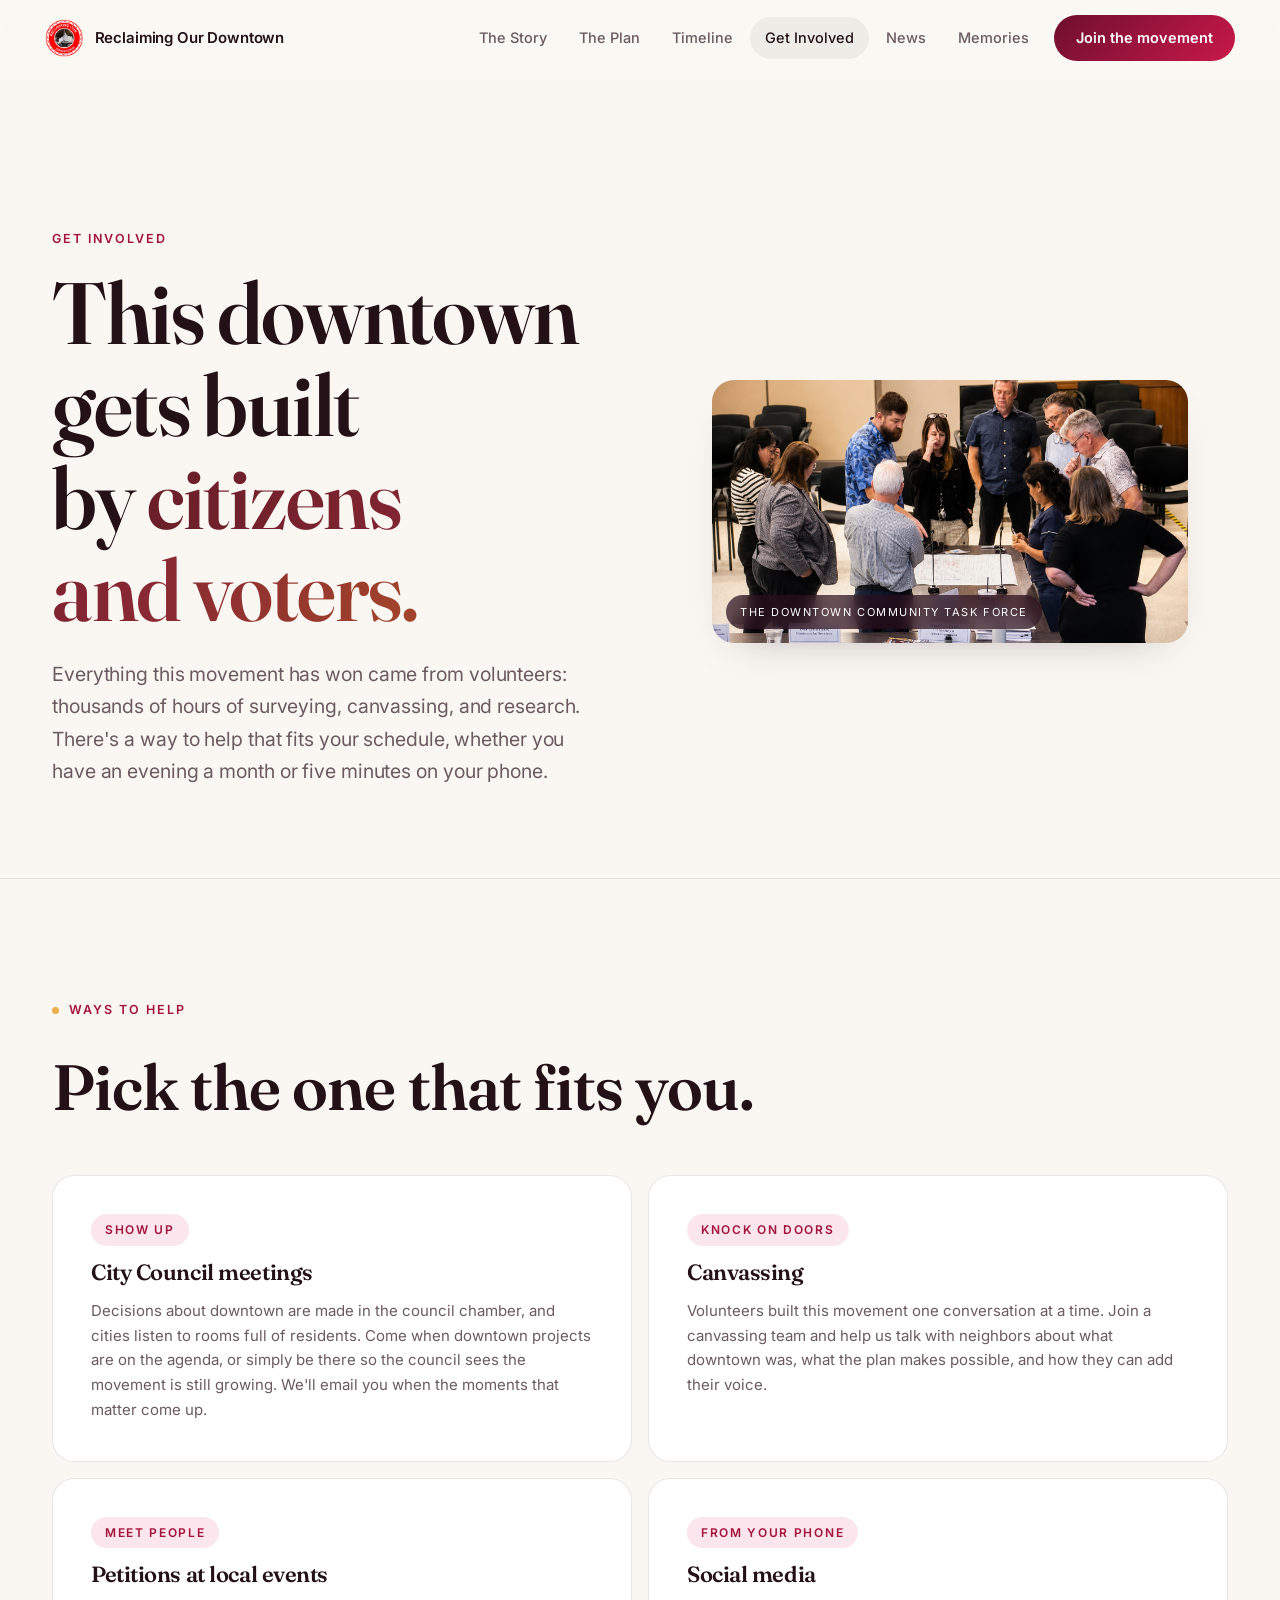
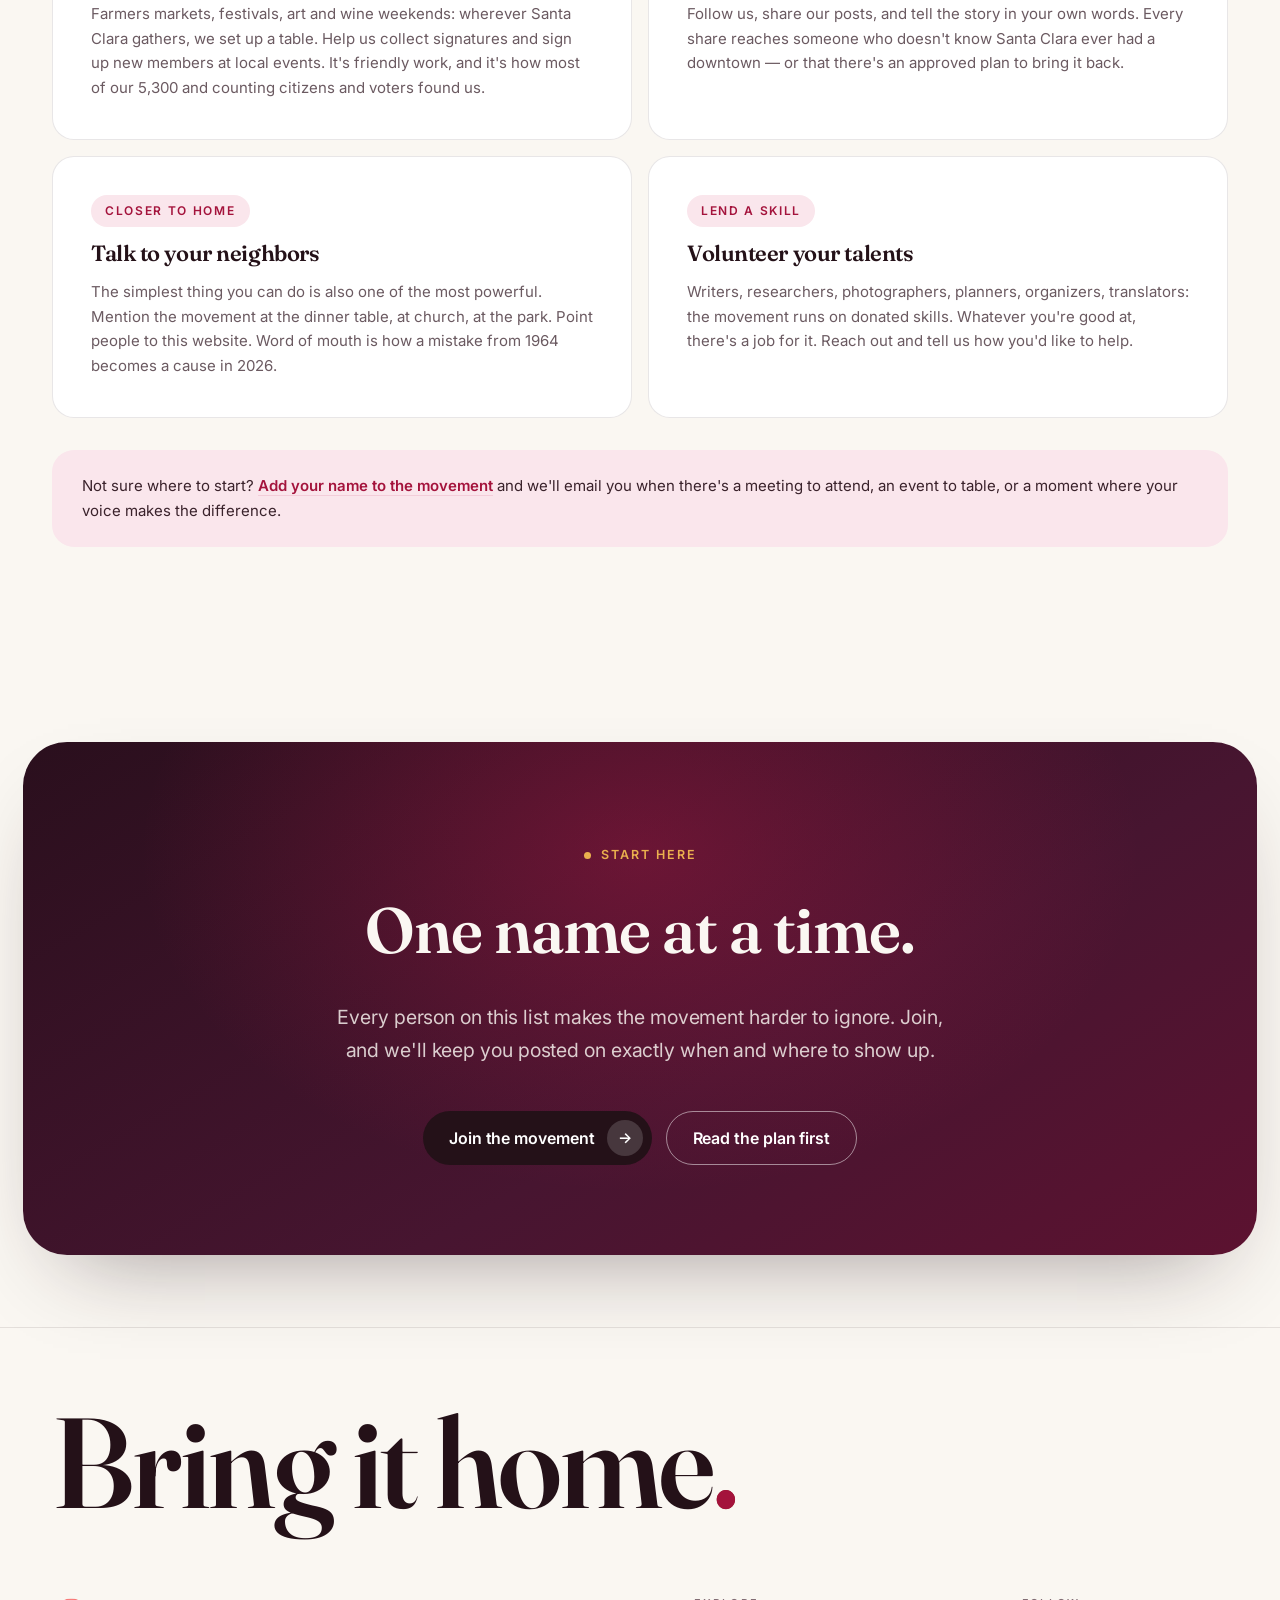
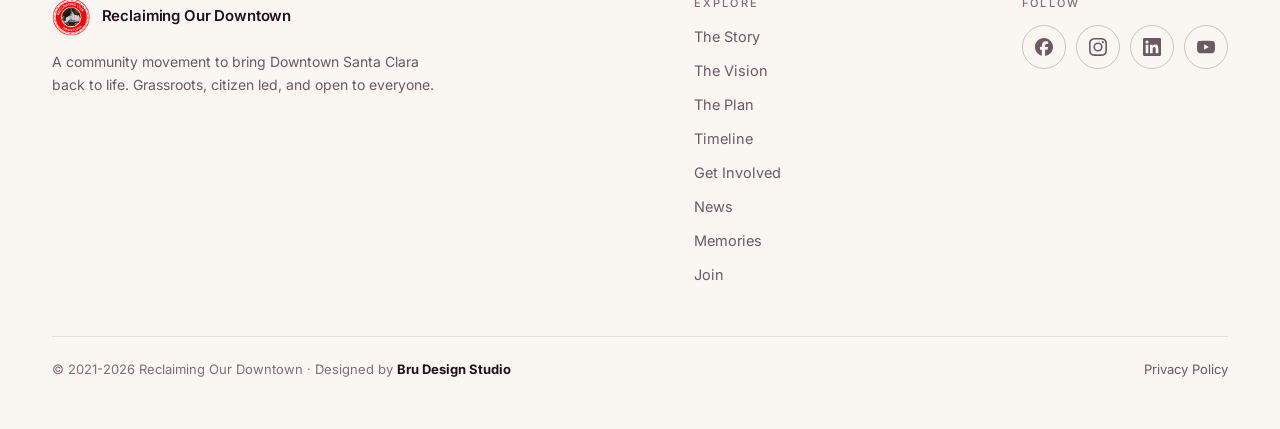
<file: get-involved.html>
<!DOCTYPE html>
<html lang="en">
<head>
<meta charset="UTF-8" />
<meta name="viewport" content="width=device-width, initial-scale=1.0" />
<meta name="referrer" content="strict-origin-when-cross-origin" />
<title>Get Involved · Reclaiming Our Downtown</title>
<meta name="description" content="How to help bring Downtown Santa Clara back: City Council meetings, canvassing, petitions at local events, social media, and more." />
<link rel="canonical" href="https://reclaimingourdowntown.org/get-involved.html" />
<meta property="og:type" content="website" />
<meta property="og:site_name" content="Reclaiming Our Downtown" />
<meta property="og:title" content="Get Involved · Reclaiming Our Downtown" />
<meta property="og:description" content="How to help bring Downtown Santa Clara back: City Council meetings, canvassing, petitions at local events, social media, and more." />
<meta property="og:url" content="https://reclaimingourdowntown.org/get-involved.html" />
<meta property="og:image" content="https://reclaimingourdowntown.org/assets/downtown-color-2x1.png" />
<meta property="og:image:width" content="1536" />
<meta property="og:image:height" content="1024" />
<meta property="og:locale" content="en_US" />
<meta name="twitter:card" content="summary_large_image" />
<meta name="twitter:title" content="Get Involved · Reclaiming Our Downtown" />
<meta name="twitter:description" content="How to help bring Downtown Santa Clara back: City Council meetings, canvassing, petitions at local events, social media, and more." />
<meta name="twitter:image" content="https://reclaimingourdowntown.org/assets/downtown-color-2x1.png" />
<meta name="theme-color" content="#faf7f2" />
<link rel="icon" type="image/png" href="assets/favicon.png" />
<link rel="apple-touch-icon" href="assets/apple-touch-icon.png" />
<link rel="manifest" href="manifest.webmanifest" />
<link rel="preconnect" href="https://fonts.googleapis.com" />
<link rel="preconnect" href="https://fonts.gstatic.com" crossorigin />
<link href="https://fonts.googleapis.com/css2?family=Fraunces:opsz,wght@9..144,500;9..144,600;9..144,700&family=Inter:wght@400;500;600;700&display=swap" rel="stylesheet" />
<link rel="stylesheet" href="styles.css?v=20260710e" />
<script type="application/ld+json">
{
  "@context": "https://schema.org",
  "@graph": [
    {
      "@type": "Organization",
      "@id": "https://reclaimingourdowntown.org/#organization",
      "name": "Reclaiming Our Downtown",
      "url": "https://reclaimingourdowntown.org/",
      "logo": { "@type": "ImageObject", "url": "https://reclaimingourdowntown.org/assets/logo-clean.png" },
      "description": "A grassroots, citizen-led movement to rebuild Downtown Santa Clara — the historic street grid, walkable blocks, and the SANTA CLARA marquee — on the 25 acres demolished in 1964.",
      "foundingDate": "2016-06",
      "founder": { "@type": "Person", "name": "Rod Dunham" },
      "areaServed": { "@type": "City", "name": "Santa Clara, California" },
      "sameAs": [
        "https://www.facebook.com/groups/ReclaimingOurDowntown/",
        "https://www.instagram.com/reclaimingourdowntown/",
        "https://www.linkedin.com/company/reclaiming-our-downtown/",
        "https://www.youtube.com/@ReclaimingOurDowntown-ok2df"
      ]
    },
    {
      "@type": "WebSite",
      "@id": "https://reclaimingourdowntown.org/#website",
      "url": "https://reclaimingourdowntown.org/",
      "name": "Reclaiming Our Downtown",
      "publisher": { "@id": "https://reclaimingourdowntown.org/#organization" },
      "inLanguage": "en-US"
    },
    {
      "@type": "WebPage",
      "@id": "https://reclaimingourdowntown.org/get-involved.html#webpage",
      "url": "https://reclaimingourdowntown.org/get-involved.html",
      "name": "Get Involved · Reclaiming Our Downtown",
      "description": "How to help bring Downtown Santa Clara back: City Council meetings, canvassing, petitions at local events, social media, and more.",
      "isPartOf": { "@id": "https://reclaimingourdowntown.org/#website" },
      "about": { "@id": "https://reclaimingourdowntown.org/#organization" },
      "breadcrumb": { "@id": "https://reclaimingourdowntown.org/get-involved.html#breadcrumb" },
      "inLanguage": "en-US"
    },
    {
      "@type": "BreadcrumbList",
      "@id": "https://reclaimingourdowntown.org/get-involved.html#breadcrumb",
      "itemListElement": [
        { "@type": "ListItem", "position": 1, "name": "Home", "item": "https://reclaimingourdowntown.org/" },
        { "@type": "ListItem", "position": 2, "name": "Get Involved", "item": "https://reclaimingourdowntown.org/get-involved.html" }
      ]
    }
  ]
}
</script>
</head>
<body>
<a class="skip" href="#main">Skip to content</a>

<!-- ============ NAV ============ -->
<nav id="nav" aria-label="Primary">
  <a class="brand" href="index.html">
    <img class="logo" src="assets/logo-clean.png" onerror="this.src='assets/Logo.png'" alt="Reclaiming Our Downtown" />
    <span class="brand-text">Reclaiming Our Downtown</span>
  </a>
  <div class="nav-cluster">
    <div class="nav-links" id="navLinks">
      <a href="index.html#top">The Story</a>
      <a href="plan.html">The Plan</a>
      <a href="timeline.html">Timeline</a>
      <a href="get-involved.html" aria-current="page">Get Involved</a>
      <a href="news.html">News</a>
      <a href="memories.html">Memories</a>
      <a href="index.html#join" class="nav-cta">Join the movement</a>
    </div>
    <button class="hamburger" id="navToggle" aria-label="Open menu" aria-expanded="false" aria-controls="navLinks">
      <span></span><span></span><span></span>
    </button>
  </div>
</nav>

<main id="main">

<!-- ============ PAGE HERO ============ -->
<header class="page-hero">
  <div class="wrap">
    <div class="story-grid">
      <div>
        <p class="kicker rise"><span>Get involved</span></p>
        <h1 data-split style="margin-top:18px;">This downtown gets built by <span class="accent">citizens and voters.</span></h1>
        <p class="sub rise"><span>Everything this movement has won came from volunteers: thousands of hours of surveying, canvassing, and research. There's a way to help that fits your schedule, whether you have an evening a month or five minutes on your phone.</span></p>
      </div>
      <figure class="figure">
        <img src="assets/reclaiming-group.png" alt="Members of the Downtown Community Task Force working together around a table." loading="lazy" />
        <figcaption>The Downtown Community Task Force</figcaption>
      </figure>
    </div>
  </div>
</header>

<!-- ============ WAYS TO HELP ============ -->
<section class="section" aria-labelledby="ways-h">
  <div class="wrap">
    <div class="sec-head">
      <p class="kicker reveal">Ways to help</p>
      <h2 class="h-lg" id="ways-h" data-split>Pick the one that fits you.</h2>
    </div>
    <div class="steps">
      <div class="step reveal">
        <span class="snum">Show up</span>
        <h3>City Council meetings</h3>
        <p>Decisions about downtown are made in the council chamber, and cities listen to rooms full of residents. Come when downtown projects are on the agenda, or simply be there so the council sees the movement is still growing. We'll email you when the moments that matter come up.</p>
      </div>
      <div class="step reveal" data-delay="1">
        <span class="snum">Knock on doors</span>
        <h3>Canvassing</h3>
        <p>Volunteers built this movement one conversation at a time. Join a canvassing team and help us talk with neighbors about what downtown was, what the plan makes possible, and how they can add their voice.</p>
      </div>
      <div class="step reveal" data-delay="2">
        <span class="snum">Meet people</span>
        <h3>Petitions at local events</h3>
        <p>Farmers markets, festivals, art and wine weekends: wherever Santa Clara gathers, we set up a table. Help us collect signatures and sign up new members at local events. It's friendly work, and it's how most of our 5,300 and counting citizens and voters found us.</p>
      </div>
      <div class="step reveal">
        <span class="snum">From your phone</span>
        <h3>Social media</h3>
        <p>Follow us, share our posts, and tell the story in your own words. Every share reaches someone who doesn't know Santa Clara ever had a downtown — or that there's an approved plan to bring it back.</p>
      </div>
      <div class="step reveal" data-delay="1">
        <span class="snum">Closer to home</span>
        <h3>Talk to your neighbors</h3>
        <p>The simplest thing you can do is also one of the most powerful. Mention the movement at the dinner table, at church, at the park. Point people to this website. Word of mouth is how a mistake from 1964 becomes a cause in 2026.</p>
      </div>
      <div class="step reveal" data-delay="2">
        <span class="snum">Lend a skill</span>
        <h3>Volunteer your talents</h3>
        <p>Writers, researchers, photographers, planners, organizers, translators: the movement runs on donated skills. Whatever you're good at, there's a job for it. Reach out and tell us how you'd like to help.</p>
      </div>
    </div>
    <p class="callout reveal" style="margin-top:32px;">Not sure where to start? <a href="index.html#join">Add your name to the movement</a> and we'll email you when there's a meeting to attend, an event to table, or a moment where your voice makes the difference.</p>
  </div>
</section>

<!-- ============ CTA ============ -->
<section class="section tight join-shell" aria-labelledby="cta-h">
  <div class="join-panel">
    <video class="join-bg" src="assets/get-involved-overlay.mp4" autoplay loop muted playsinline preload="auto" aria-hidden="true"></video>
    <div class="glow" aria-hidden="true"></div>
    <div class="join-inner">
      <p class="kicker reveal">Start here</p>
      <h2 class="h-lg" id="cta-h" data-split>One name at a time.</h2>
      <p class="sub reveal" data-delay="1">Every person on this list makes the movement harder to ignore. Join, and we'll keep you posted on exactly when and where to show up.</p>
      <div class="hero-actions reveal" data-delay="2" style="justify-content:center;">
        <a href="index.html#join" class="btn">Join the movement <span class="arr">&rarr;</span></a>
        <a href="plan.html" class="btn ghost">Read the plan first</a>
      </div>
    </div>
  </div>
</section>
</main>

<!-- ============ FOOTER ============ -->
<footer>
  <p class="foot-big" aria-hidden="true" data-split>Bring it home<span class="accent">.</span></p>
  <div class="wrap">
    <div>
      <a class="brand" href="index.html">
        <img class="logo" src="assets/logo-clean.png" onerror="this.src='assets/Logo.png'" alt="Reclaiming Our Downtown" />
        <span class="brand-text">Reclaiming Our Downtown</span>
      </a>
      <p class="credit">A community movement to bring Downtown Santa Clara back to life. Grassroots, citizen led, and open to everyone.</p>
    </div>
    <div class="foot-col">
      <h4>Explore</h4>
      <nav class="foot-links" aria-label="Footer">
        <a href="index.html#story">The Story</a>
        <a href="index.html#vision">The Vision</a>
        <a href="plan.html">The Plan</a>
        <a href="timeline.html">Timeline</a>
        <a href="get-involved.html">Get Involved</a>
        <a href="news.html">News</a>
        <a href="memories.html">Memories</a>
        <a href="index.html#join">Join</a>
      </nav>
    </div>
    <div class="foot-col">
      <h4>Follow</h4>
      <div class="socials">
        <a href="https://www.facebook.com/groups/ReclaimingOurDowntown/" target="_blank" rel="noopener noreferrer" aria-label="Reclaiming Our Downtown on Facebook">
          <svg viewBox="0 0 24 24" fill="currentColor" aria-hidden="true"><path d="M9.101 23.691v-7.98H6.627v-3.667h2.474v-1.58c0-4.085 1.848-5.978 5.858-5.978.401 0 .955.042 1.468.103a8.68 8.68 0 0 1 1.141.195v3.325a8.623 8.623 0 0 0-.653-.036 26.805 26.805 0 0 0-.733-.009c-.707 0-1.259.096-1.675.309a1.686 1.686 0 0 0-.679.622c-.258.42-.374.995-.374 1.752v1.297h3.919l-.386 2.103-.287 1.564h-3.246v8.245C19.396 23.238 24 18.179 24 12.044c0-6.627-5.373-12-12-12s-12 5.373-12 12c0 5.628 3.874 10.35 9.101 11.647Z"/></svg>
        </a>
        <a href="https://www.instagram.com/reclaimingourdowntown/" target="_blank" rel="noopener noreferrer" aria-label="Reclaiming Our Downtown on Instagram">
          <svg viewBox="0 0 24 24" fill="currentColor" aria-hidden="true"><path d="M12 0C8.74 0 8.333.015 7.053.072 5.775.132 4.905.333 4.14.63c-.789.306-1.459.717-2.126 1.384S.935 3.35.63 4.14C.333 4.905.131 5.775.072 7.053.012 8.333 0 8.74 0 12s.015 3.667.072 4.947c.06 1.277.261 2.148.558 2.913.306.788.717 1.459 1.384 2.126.667.666 1.336 1.079 2.126 1.384.766.296 1.636.499 2.913.558C8.333 23.988 8.74 24 12 24s3.667-.015 4.947-.072c1.277-.06 2.148-.262 2.913-.558.788-.306 1.459-.718 2.126-1.384.666-.667 1.079-1.335 1.384-2.126.296-.765.499-1.636.558-2.913.06-1.28.072-1.687.072-4.947s-.015-3.667-.072-4.947c-.06-1.277-.262-2.149-.558-2.913-.306-.789-.718-1.459-1.384-2.126C21.319 1.347 20.651.935 19.86.63c-.765-.297-1.636-.499-2.913-.558C15.667.012 15.26 0 12 0Zm0 2.16c3.203 0 3.585.016 4.85.071 1.17.055 1.805.249 2.227.415.562.217.96.477 1.382.896.419.42.679.819.896 1.381.164.422.36 1.057.413 2.227.057 1.266.07 1.646.07 4.85s-.015 3.585-.074 4.85c-.061 1.17-.256 1.805-.421 2.227a3.81 3.81 0 0 1-.899 1.382 3.744 3.744 0 0 1-1.38.896c-.42.164-1.065.36-2.235.413-1.274.057-1.649.07-4.859.07-3.211 0-3.586-.015-4.859-.074-1.171-.061-1.816-.256-2.236-.421a3.716 3.716 0 0 1-1.379-.899 3.644 3.644 0 0 1-.9-1.38c-.165-.42-.359-1.065-.42-2.235-.045-1.26-.061-1.649-.061-4.844 0-3.196.016-3.586.061-4.861.061-1.17.255-1.814.42-2.234.196-.569.475-.96.9-1.385.419-.42.81-.7 1.379-.96.42-.165 1.051-.359 2.221-.42 1.275-.045 1.65-.06 4.859-.06l.045.03Zm0 3.678a6.162 6.162 0 1 0 0 12.324 6.162 6.162 0 0 0 0-12.324ZM12 16a4 4 0 1 1 0-8 4 4 0 0 1 0 8Zm7.846-10.405a1.441 1.441 0 0 1-2.88 0 1.44 1.44 0 0 1 2.88 0Z"/></svg>
        </a>
        <a href="https://www.linkedin.com/company/reclaiming-our-downtown/" target="_blank" rel="noopener noreferrer" aria-label="Reclaiming Our Downtown on LinkedIn">
          <svg viewBox="0 0 24 24" fill="currentColor" aria-hidden="true"><path d="M20.447 20.452h-3.554v-5.569c0-1.328-.027-3.037-1.852-3.037-1.853 0-2.136 1.445-2.136 2.939v5.667H9.351V9h3.414v1.561h.046c.477-.9 1.637-1.85 3.37-1.85 3.601 0 4.267 2.37 4.267 5.455v6.286zM5.337 7.433a2.062 2.062 0 0 1-2.063-2.065 2.064 2.064 0 1 1 2.063 2.065zm1.782 13.019H3.555V9h3.564v11.452zM22.225 0H1.771C.792 0 0 .774 0 1.729v20.542C0 23.227.792 24 1.771 24h20.451C23.2 24 24 23.227 24 22.271V1.729C24 .774 23.2 0 22.222 0h.003z"/></svg>
        </a>
        <a href="https://www.youtube.com/@ReclaimingOurDowntown-ok2df" target="_blank" rel="noopener noreferrer" aria-label="Reclaiming Our Downtown on YouTube">
          <svg viewBox="0 0 24 24" fill="currentColor" aria-hidden="true"><path d="M23.498 6.186a3.016 3.016 0 0 0-2.122-2.136C19.505 3.545 12 3.545 12 3.545s-7.505 0-9.377.505A3.017 3.017 0 0 0 .502 6.186C0 8.07 0 12 0 12s0 3.93.502 5.814a3.016 3.016 0 0 0 2.122 2.136c1.871.505 9.376.505 9.376.505s7.505 0 9.377-.505a3.015 3.015 0 0 0 2.122-2.136C24 15.93 24 12 24 12s0-3.93-.502-5.814zM9.545 15.568V8.432L15.818 12l-6.273 3.568z"/></svg>
        </a>
      </div>
    </div>
    <p class="copyright">
      <span>© 2021-<span data-year>2026</span> Reclaiming Our Downtown · Designed by <a href="https://www.brudesignstudio.com" target="_blank" rel="noopener noreferrer"><strong style="color:var(--ink);">Bru Design Studio</strong></a></span>
      <a href="privacy.html">Privacy Policy</a>
    </p>
  </div>
</footer>

<script src="site.js?v=20260706"></script>
</body>
</html>
</file>
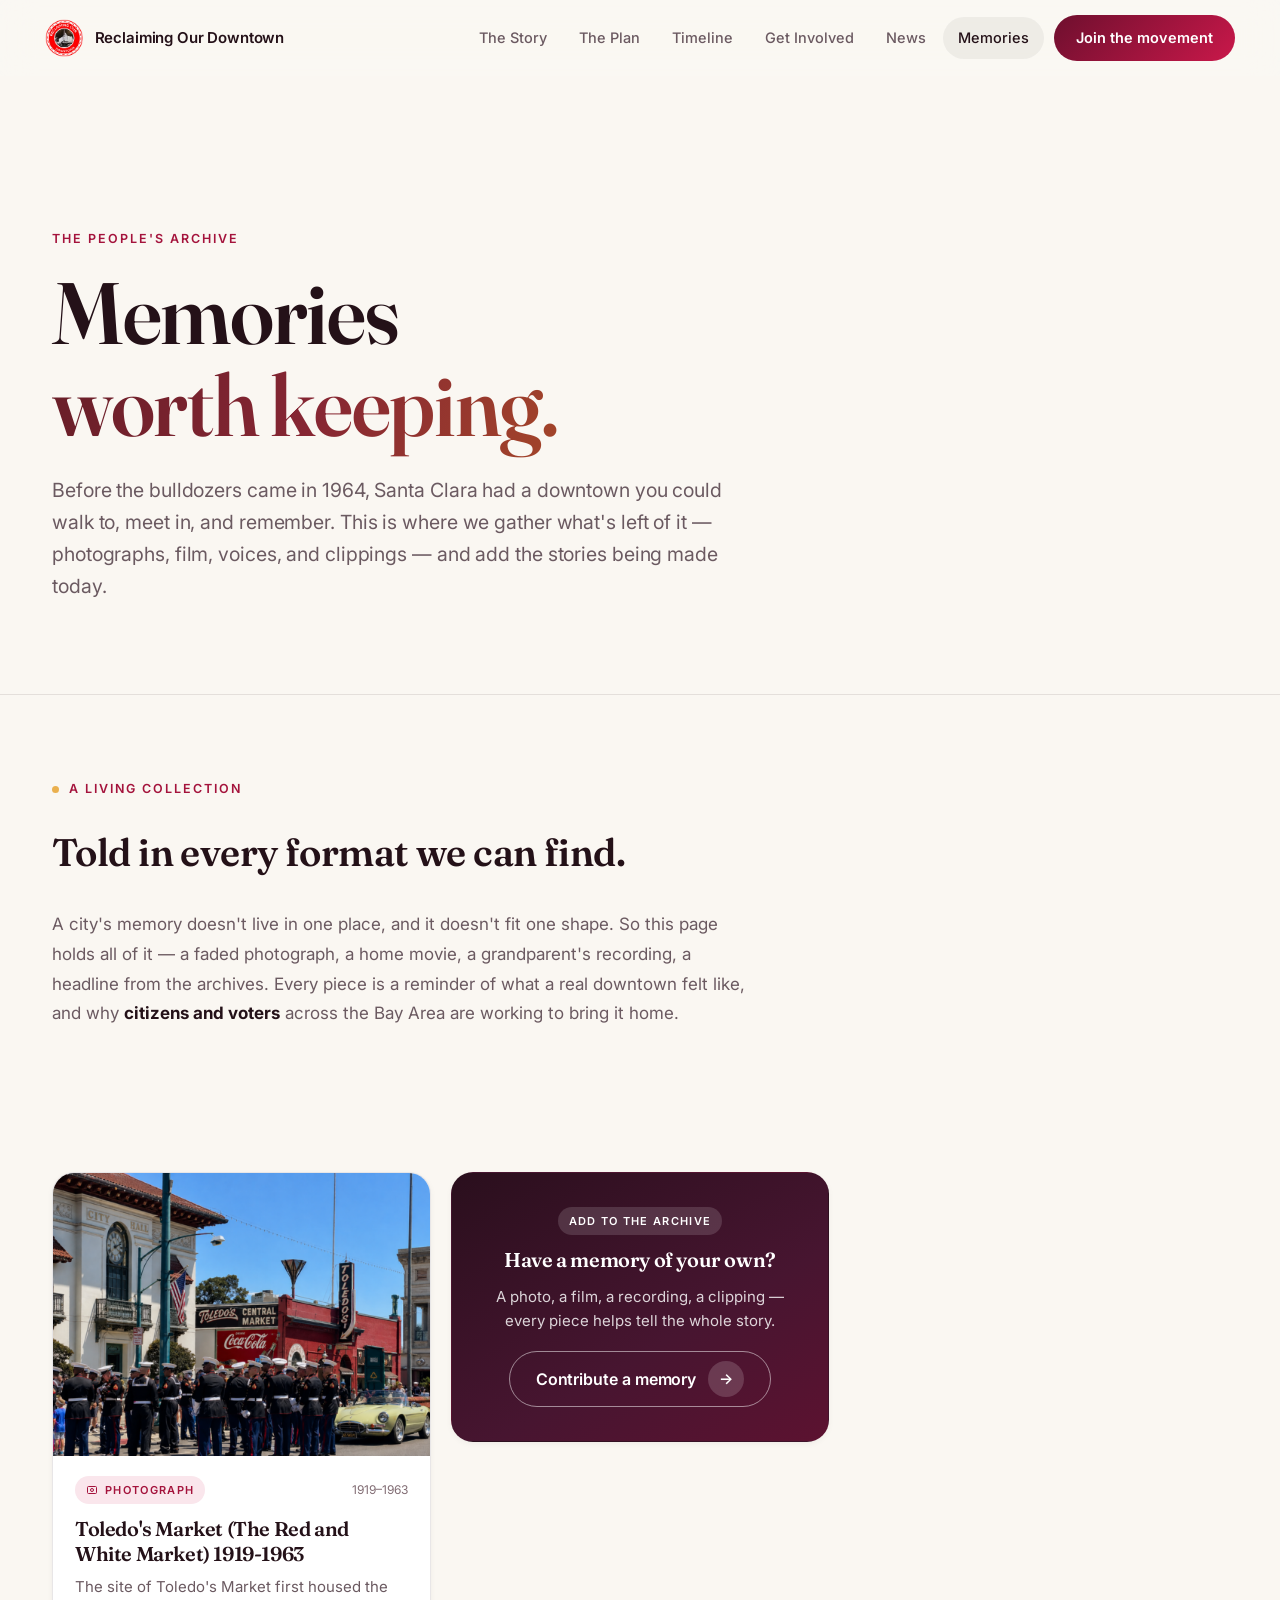
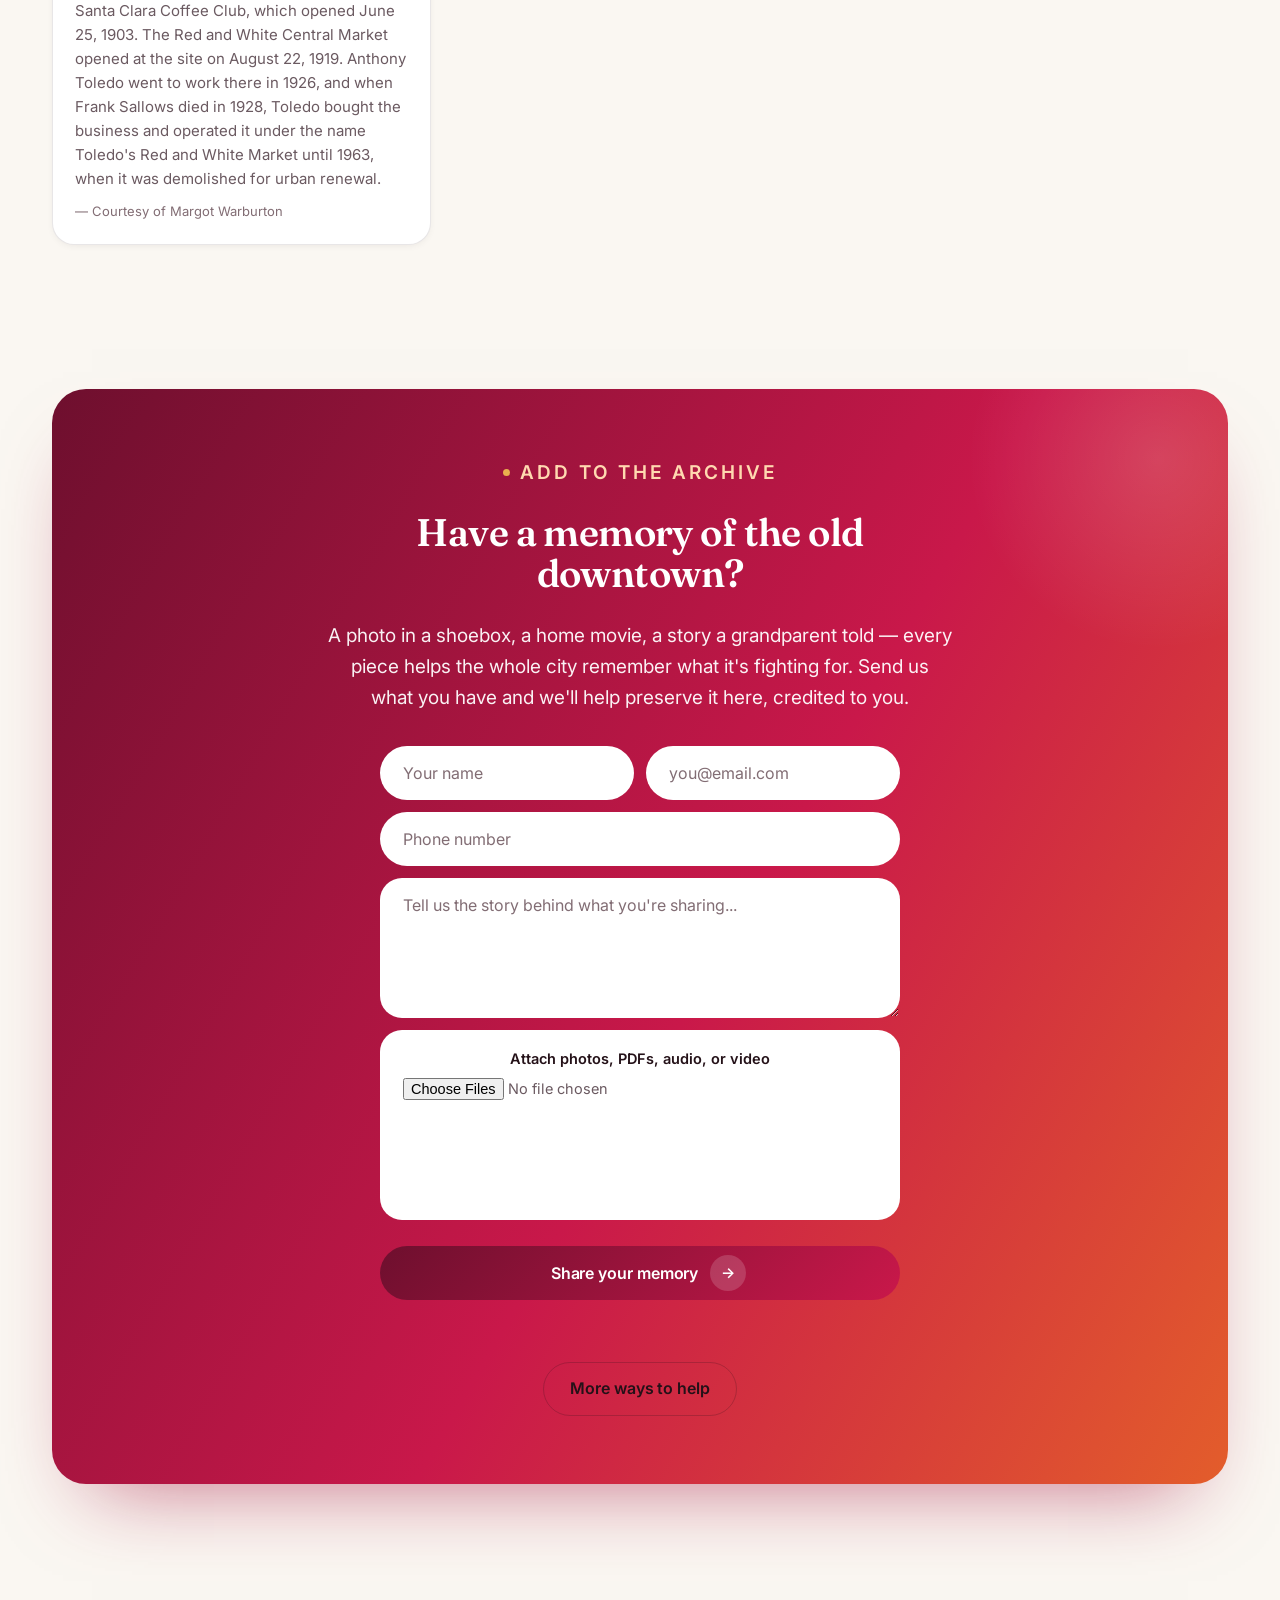
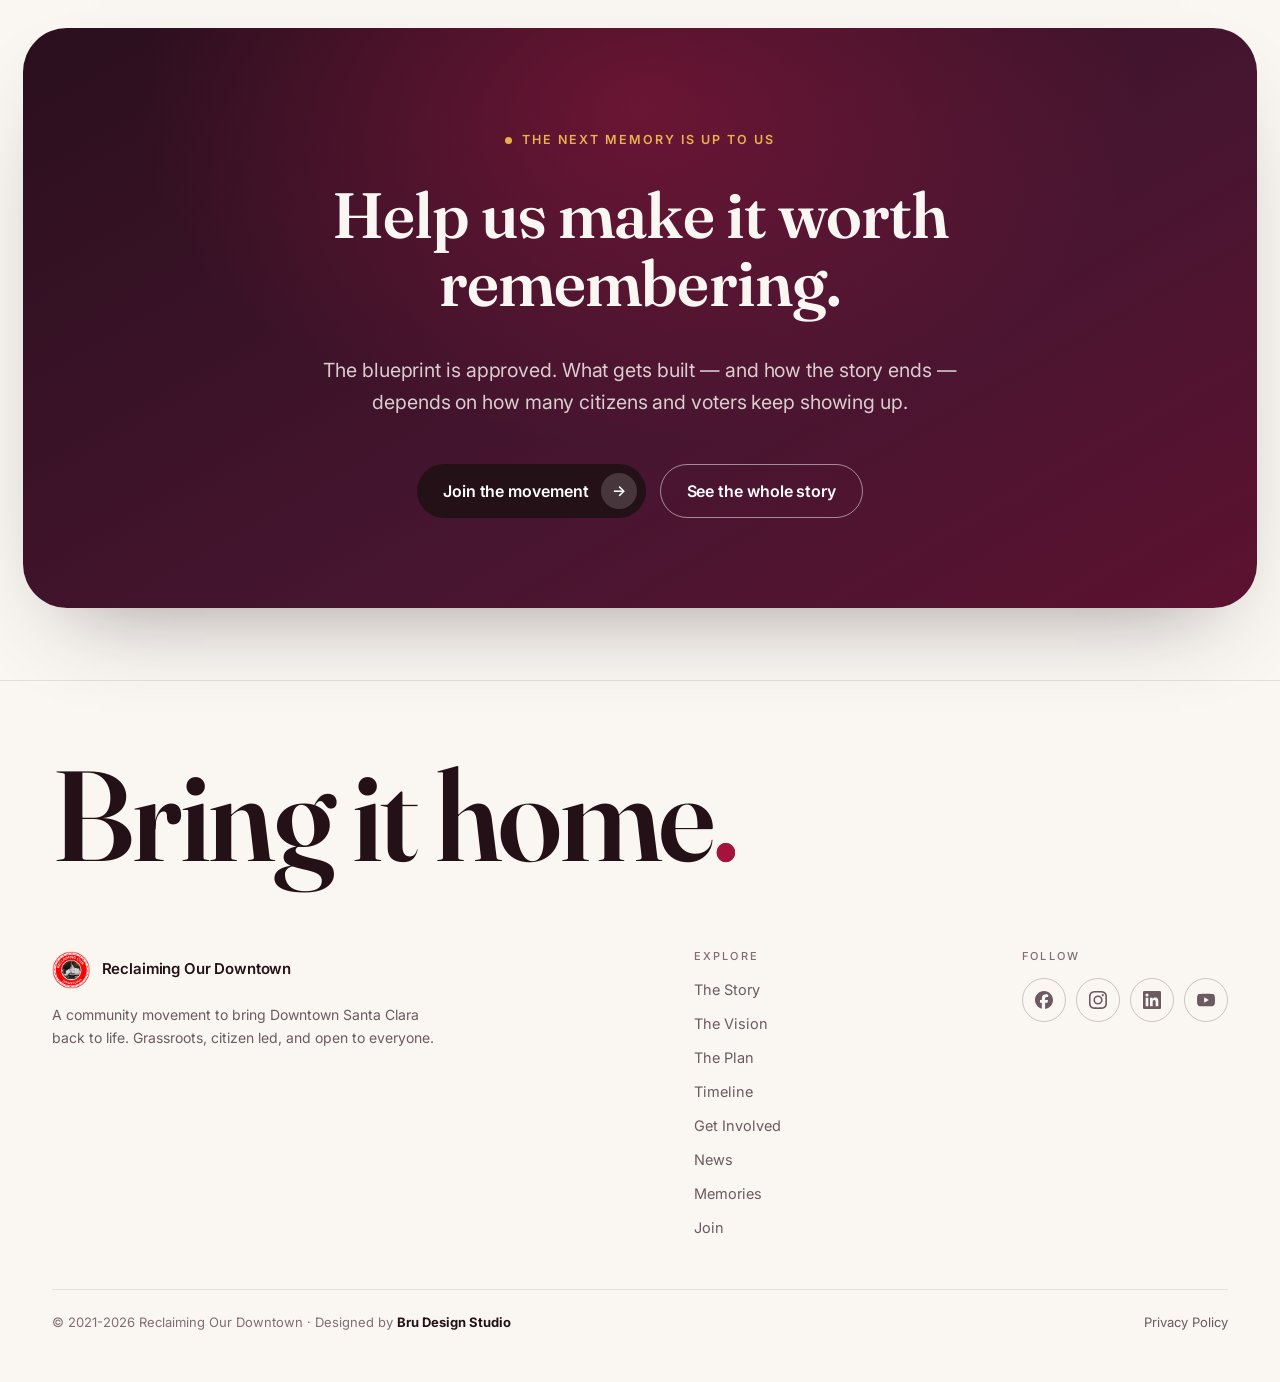
<file: memories.html>
<!DOCTYPE html>
<html lang="en">
<head>
<meta charset="UTF-8" />
<meta name="viewport" content="width=device-width, initial-scale=1.0" />
<meta name="referrer" content="strict-origin-when-cross-origin" />
<title>Memories · Reclaiming Our Downtown</title>
<meta name="description" content="A community archive of Downtown Santa Clara — photographs, film, oral histories, recordings, and clippings that tell the story of the heart we lost and are bringing back." />
<link rel="canonical" href="https://reclaimingourdowntown.org/memories.html" />
<meta property="og:type" content="website" />
<meta property="og:site_name" content="Reclaiming Our Downtown" />
<meta property="og:title" content="Memories · Reclaiming Our Downtown" />
<meta property="og:description" content="A community archive of Downtown Santa Clara — photographs, film, oral histories, recordings, and clippings that tell the story of the heart we lost and are bringing back." />
<meta property="og:url" content="https://reclaimingourdowntown.org/memories.html" />
<meta property="og:image" content="https://reclaimingourdowntown.org/assets/downtown-color-2x1.png" />
<meta property="og:image:width" content="1536" />
<meta property="og:image:height" content="1024" />
<meta property="og:locale" content="en_US" />
<meta name="twitter:card" content="summary_large_image" />
<meta name="twitter:title" content="Memories · Reclaiming Our Downtown" />
<meta name="twitter:description" content="A community archive of Downtown Santa Clara — photographs, film, oral histories, recordings, and clippings that tell the story of the heart we lost and are bringing back." />
<meta name="twitter:image" content="https://reclaimingourdowntown.org/assets/downtown-color-2x1.png" />
<meta name="theme-color" content="#faf7f2" />
<link rel="icon" type="image/png" href="assets/favicon.png" />
<link rel="apple-touch-icon" href="assets/apple-touch-icon.png" />
<link rel="manifest" href="manifest.webmanifest" />
<link rel="preconnect" href="https://fonts.googleapis.com" />
<link rel="preconnect" href="https://fonts.gstatic.com" crossorigin />
<link href="https://fonts.googleapis.com/css2?family=Fraunces:opsz,wght@9..144,500;9..144,600;9..144,700&family=Inter:wght@400;500;600;700&display=swap" rel="stylesheet" />
<link rel="stylesheet" href="styles.css?v=20260710e" />
<script type="application/ld+json">
{
  "@context": "https://schema.org",
  "@graph": [
    {
      "@type": "Organization",
      "@id": "https://reclaimingourdowntown.org/#organization",
      "name": "Reclaiming Our Downtown",
      "url": "https://reclaimingourdowntown.org/",
      "logo": { "@type": "ImageObject", "url": "https://reclaimingourdowntown.org/assets/logo-clean.png" },
      "description": "A grassroots, citizen-led movement to rebuild Downtown Santa Clara — the historic street grid, walkable blocks, and the SANTA CLARA marquee — on the 25 acres demolished in 1964.",
      "foundingDate": "2016-06",
      "founder": { "@type": "Person", "name": "Rod Dunham" },
      "areaServed": { "@type": "City", "name": "Santa Clara, California" },
      "sameAs": [
        "https://www.facebook.com/groups/ReclaimingOurDowntown/",
        "https://www.instagram.com/reclaimingourdowntown/",
        "https://www.linkedin.com/company/reclaiming-our-downtown/",
        "https://www.youtube.com/@ReclaimingOurDowntown-ok2df"
      ]
    },
    {
      "@type": "WebSite",
      "@id": "https://reclaimingourdowntown.org/#website",
      "url": "https://reclaimingourdowntown.org/",
      "name": "Reclaiming Our Downtown",
      "publisher": { "@id": "https://reclaimingourdowntown.org/#organization" },
      "inLanguage": "en-US"
    },
    {
      "@type": "CollectionPage",
      "@id": "https://reclaimingourdowntown.org/memories.html#webpage",
      "url": "https://reclaimingourdowntown.org/memories.html",
      "name": "Memories · Reclaiming Our Downtown",
      "description": "A community archive of Downtown Santa Clara — photographs, film, oral histories, recordings, and clippings that tell the story of the heart we lost and are bringing back.",
      "isPartOf": { "@id": "https://reclaimingourdowntown.org/#website" },
      "about": { "@id": "https://reclaimingourdowntown.org/#organization" },
      "breadcrumb": { "@id": "https://reclaimingourdowntown.org/memories.html#breadcrumb" },
      "inLanguage": "en-US"
    },
    {
      "@type": "BreadcrumbList",
      "@id": "https://reclaimingourdowntown.org/memories.html#breadcrumb",
      "itemListElement": [
        { "@type": "ListItem", "position": 1, "name": "Home", "item": "https://reclaimingourdowntown.org/" },
        { "@type": "ListItem", "position": 2, "name": "Memories", "item": "https://reclaimingourdowntown.org/memories.html" }
      ]
    }
  ]
}
</script>
</head>
<body>
<a class="skip" href="#main">Skip to content</a>

<!-- ============ NAV ============ -->
<nav id="nav" aria-label="Primary">
  <a class="brand" href="index.html">
    <img class="logo" src="assets/logo-clean.png" onerror="this.src='assets/Logo.png'" alt="Reclaiming Our Downtown" />
    <span class="brand-text">Reclaiming Our Downtown</span>
  </a>
  <div class="nav-cluster">
    <div class="nav-links" id="navLinks">
      <a href="index.html#top">The Story</a>
      <a href="plan.html">The Plan</a>
      <a href="timeline.html">Timeline</a>
      <a href="get-involved.html">Get Involved</a>
      <a href="news.html">News</a>
      <a href="memories.html" aria-current="page">Memories</a>
      <a href="index.html#join" class="nav-cta">Join the movement</a>
    </div>
    <button class="hamburger" id="navToggle" aria-label="Open menu" aria-expanded="false" aria-controls="navLinks">
      <span></span><span></span><span></span>
    </button>
  </div>
</nav>

<main id="main">

<!-- ============ PAGE HERO ============ -->
<header class="page-hero">
  <div class="wrap">
    <p class="kicker rise"><span>The people's archive</span></p>
    <h1 data-split style="margin-top:18px;">Memories <span class="accent">worth keeping.</span></h1>
    <p class="sub rise"><span>Before the bulldozers came in 1964, Santa Clara had a downtown you could walk to, meet in, and remember. This is where we gather what's left of it — photographs, film, voices, and clippings — and add the stories being made today.</span></p>
  </div>
</header>

<!-- ============ INTRO ============ -->
<section class="section tight" aria-labelledby="mem-intro-h">
  <div class="wrap">
    <div class="sec-head">
      <p class="kicker reveal">A living collection</p>
      <h2 class="h-md reveal" data-delay="1" id="mem-intro-h">Told in every format we can find.</h2>
      <p class="mem-intro reveal" data-delay="2">A city's memory doesn't live in one place, and it doesn't fit one shape. So this page holds all of it — a faded photograph, a home movie, a grandparent's recording, a headline from the archives. Every piece is a reminder of what a real downtown felt like, and why <strong>citizens and voters</strong> across the Bay Area are working to bring it home.</p>
    </div>
  </div>
</section>

<!-- ============ THE ARCHIVE ============ -->
<section class="section tight" aria-labelledby="mem-grid-h" style="padding-top:0;">
  <div class="wrap">
    <h2 class="sr-only" id="mem-grid-h">The archive</h2>

    <!-- Memory cards live in this grid. -->
    <div class="mem-grid reveal" id="memGrid">
      <figure class="mem-card">
        <div class="mem-media"><img src="assets/memories-cover.png" alt="A parade passing Toledo's Central Market on Franklin Street, with City Hall in the background" loading="lazy" /></div>
        <figcaption class="mem-body">
          <div class="mem-top">
            <span class="mem-tag"><svg viewBox="0 0 24 24" fill="none" stroke="currentColor" stroke-width="2"><rect x="3" y="5" width="18" height="14" rx="2"/><circle cx="12" cy="12" r="3"/></svg>Photograph</span>
            <span class="mem-date">1919&ndash;1963</span>
          </div>
          <h3>Toledo's Market (The Red and White Market) 1919-1963</h3>
          <p class="mem-cap">The site of Toledo's Market first housed the Santa Clara Coffee Club, which opened June 25, 1903. The Red and White Central Market opened at the site on August 22, 1919. Anthony Toledo went to work there in 1926, and when Frank Sallows died in 1928, Toledo bought the business and operated it under the name Toledo's Red and White Market until 1963, when it was demolished for urban renewal.<span class="by">&mdash; Courtesy of Margot Warburton</span></p>
        </figcaption>
      </figure>

      <figure class="mem-card cta">
        <figcaption class="mem-body">
          <span class="mem-tag">Add to the archive</span>
          <h3>Have a memory of your own?</h3>
          <p>A photo, a film, a recording, a clipping — every piece helps tell the whole story.</p>
          <a href="#share-h" class="btn ghost">Contribute a memory <span class="arr">&rarr;</span></a>
        </figcaption>
      </figure>
    </div>

    <!-- ============================================================
         CARD TEMPLATE LIBRARY

         TO PUBLISH MEMORIES:
           1. Copy a template below into the <div class="mem-grid"> above.
           2. Fill in the src / text / year.
           3. Remove the `hidden` attribute on that grid div.
           4. Delete the .mem-empty block above.
         The grid auto-flows into 3 columns (1 on mobile) and mixes any formats.

         PHOTOGRAPH
         <figure class="mem-card">
           <div class="mem-media"><img src="assets/your-photo.jpg" alt="Describe the photo" loading="lazy" /></div>
           <figcaption class="mem-body">
             <div class="mem-top">
               <span class="mem-tag"><svg viewBox="0 0 24 24" fill="none" stroke="currentColor" stroke-width="2"><rect x="3" y="5" width="18" height="14" rx="2"/><circle cx="12" cy="12" r="3"/></svg>Photograph</span>
               <span class="mem-date">Year</span>
             </div>
             <h3>Title of the memory</h3>
             <p class="mem-cap">A line or two of context.<span class="by">— Contributed by Name</span></p>
           </figcaption>
         </figure>

         FILM / VIDEO
         <figure class="mem-card">
           <div class="mem-media"><video src="assets/your-clip.mp4" controls playsinline preload="metadata" poster="assets/your-poster.jpg" aria-label="Describe the clip"></video></div>
           <figcaption class="mem-body">
             <div class="mem-top">
               <span class="mem-tag"><svg viewBox="0 0 24 24" fill="none" stroke="currentColor" stroke-width="2"><rect x="3" y="5" width="18" height="14" rx="2"/><path d="M10 9l5 3-5 3z"/></svg>Film</span>
               <span class="mem-date">Year</span>
             </div>
             <h3>Title of the clip</h3>
             <p class="mem-cap">A line of context.</p>
           </figcaption>
         </figure>

         ORAL HISTORY / QUOTE
         <figure class="mem-card quote">
           <figcaption class="mem-body">
             <div class="mem-top">
               <span class="mem-tag"><svg viewBox="0 0 24 24" fill="none" stroke="currentColor" stroke-width="2"><path d="M21 11.5a8.38 8.38 0 0 1-.9 3.8 8.5 8.5 0 0 1-7.6 4.7 8.38 8.38 0 0 1-3.8-.9L3 21l1.9-5.7a8.38 8.38 0 0 1-.9-3.8 8.5 8.5 0 0 1 4.7-7.6 8.38 8.38 0 0 1 3.8-.9h.5a8.48 8.48 0 0 1 8 8z"/></svg>Oral history</span>
               <span class="mem-date">Year</span>
             </div>
             <blockquote>"The memory in their own words."</blockquote>
             <span class="by">— Name</span>
           </figcaption>
         </figure>

         AUDIO RECORDING
         <figure class="mem-card audio">
           <figcaption class="mem-body">
             <div class="mem-top">
               <span class="mem-tag"><svg viewBox="0 0 24 24" fill="none" stroke="currentColor" stroke-width="2"><path d="M12 2a3 3 0 0 0-3 3v6a3 3 0 0 0 6 0V5a3 3 0 0 0-3-3z"/><path d="M19 10v1a7 7 0 0 1-14 0v-1M12 19v3"/></svg>Recording</span>
               <span class="mem-date">Year</span>
             </div>
             <h3>Title of the recording</h3>
             <p class="mem-cap">A line of context.</p>
             <audio src="assets/your-audio.mp3" controls preload="metadata"></audio>
           </figcaption>
         </figure>

         NEWSPAPER CLIPPING
         <figure class="mem-card">
           <div class="mem-media"><img src="assets/your-clipping.jpg" alt="Describe the clipping" loading="lazy" /></div>
           <figcaption class="mem-body">
             <div class="mem-top">
               <span class="mem-tag"><svg viewBox="0 0 24 24" fill="none" stroke="currentColor" stroke-width="2"><path d="M4 4h16v16H4z"/><path d="M8 8h8M8 12h8M8 16h5"/></svg>Clipping</span>
               <span class="mem-date">Mon Year</span>
             </div>
             <h3>Headline of the clipping</h3>
             <p class="mem-cap">A line of context.<span class="by"><a href="https://example.com" target="_blank" rel="noopener noreferrer" class="mem-link">Read the article &rarr;</a></span></p>
           </figcaption>
         </figure>
    ============================================================ -->
  </div>
</section>

<!-- ============ SHARE YOUR MEMORY ============ -->
<section class="section tight" aria-labelledby="share-h">
  <div class="wrap">
    <div class="jobs-band solo reveal">
      <div class="jcopy">
        <p class="kicker" id="share-h">Add to the archive</p>
        <h2 class="h-md" data-split style="margin:10px 0 12px;">Have a memory of the old downtown?</h2>
        <p>A photo in a shoebox, a home movie, a story a grandparent told — every piece helps the whole city remember what it's fighting for. Send us what you have and we'll help preserve it here, credited to you.</p>
        <!-- Submissions are emailed to Bru Design Studio via Web3Forms. -->
        <form class="form reveal" data-delay="2" id="memoryForm" novalidate enctype="multipart/form-data">
          <input type="hidden" name="access_key" value="95a1e482-80d4-4b5f-8bd0-ab8797ce8946" />
          <input type="hidden" name="subject" value="A memory for the Reclaiming Our Downtown archive" />
          <input type="hidden" name="from_name" value="Reclaiming Our Downtown — Memories form" />
          <input type="checkbox" name="botcheck" style="display:none" tabindex="-1" autocomplete="off" />
          <div class="row">
            <label class="sr-only" for="mem-name">Your name</label>
            <input id="mem-name" type="text" name="name" placeholder="Your name" autocomplete="name" required />
            <label class="sr-only" for="mem-email">Your email address</label>
            <input id="mem-email" type="email" name="email" placeholder="you@email.com" autocomplete="email" required />
          </div>
          <label class="sr-only" for="mem-phone">Your phone number</label>
          <input id="mem-phone" type="tel" name="phone" placeholder="Phone number" autocomplete="tel" />
          <label class="sr-only" for="mem-story">Your memory or story</label>
          <textarea id="mem-story" name="message" placeholder="Tell us the story behind what you're sharing..." required></textarea>
          <div class="file-field">
            <label for="mem-files">Attach photos, PDFs, audio, or video</label>
            <input id="mem-files" type="file" name="attachment[]" multiple accept="image/*,.pdf,.mp3,.mp4" />
            <p class="file-hint">Images, PDFs, MP3, or MP4. Keep it under ~10MB total — for larger home movies, share a Google Drive or Dropbox link in the story field instead.</p>
          </div>
          <p class="form-err" id="memoryErr" role="alert"></p>
          <button class="btn" type="submit">Share your memory <span class="arr">&rarr;</span></button>
          <p class="form-ok" id="memoryOk" role="status" aria-live="polite"></p>
        </form>
        <div class="hero-actions" style="margin-top:14px;">
          <a href="get-involved.html" class="btn ghost">More ways to help</a>
        </div>
      </div>
    </div>
  </div>
</section>

<!-- ============ CTA ============ -->
<section class="section tight join-shell" aria-labelledby="cta-h">
  <div class="join-panel">
    <video class="join-bg" src="assets/plan-timeline-overlay.mp4" autoplay loop muted playsinline preload="auto" aria-hidden="true"></video>
    <div class="glow" aria-hidden="true"></div>
    <div class="join-inner">
      <p class="kicker reveal">The next memory is up to us</p>
      <h2 class="h-lg" id="cta-h" data-split>Help us make it worth remembering.</h2>
      <p class="sub reveal" data-delay="1">The blueprint is approved. What gets built — and how the story ends — depends on how many citizens and voters keep showing up.</p>
      <div class="hero-actions reveal" data-delay="2" style="justify-content:center;">
        <a href="index.html#join" class="btn">Join the movement <span class="arr">&rarr;</span></a>
        <a href="timeline.html" class="btn ghost">See the whole story</a>
      </div>
    </div>
  </div>
</section>
</main>

<!-- ============ FOOTER ============ -->
<footer>
  <p class="foot-big" aria-hidden="true" data-split>Bring it home<span class="accent">.</span></p>
  <div class="wrap">
    <div>
      <a class="brand" href="index.html">
        <img class="logo" src="assets/logo-clean.png" onerror="this.src='assets/Logo.png'" alt="Reclaiming Our Downtown" />
        <span class="brand-text">Reclaiming Our Downtown</span>
      </a>
      <p class="credit">A community movement to bring Downtown Santa Clara back to life. Grassroots, citizen led, and open to everyone.</p>
    </div>
    <div class="foot-col">
      <h4>Explore</h4>
      <nav class="foot-links" aria-label="Footer">
        <a href="index.html#story">The Story</a>
        <a href="index.html#vision">The Vision</a>
        <a href="plan.html">The Plan</a>
        <a href="timeline.html">Timeline</a>
        <a href="get-involved.html">Get Involved</a>
        <a href="news.html">News</a>
        <a href="memories.html">Memories</a>
        <a href="index.html#join">Join</a>
      </nav>
    </div>
    <div class="foot-col">
      <h4>Follow</h4>
      <div class="socials">
        <a href="https://www.facebook.com/groups/ReclaimingOurDowntown/" target="_blank" rel="noopener noreferrer" aria-label="Reclaiming Our Downtown on Facebook">
          <svg viewBox="0 0 24 24" fill="currentColor" aria-hidden="true"><path d="M9.101 23.691v-7.98H6.627v-3.667h2.474v-1.58c0-4.085 1.848-5.978 5.858-5.978.401 0 .955.042 1.468.103a8.68 8.68 0 0 1 1.141.195v3.325a8.623 8.623 0 0 0-.653-.036 26.805 26.805 0 0 0-.733-.009c-.707 0-1.259.096-1.675.309a1.686 1.686 0 0 0-.679.622c-.258.42-.374.995-.374 1.752v1.297h3.919l-.386 2.103-.287 1.564h-3.246v8.245C19.396 23.238 24 18.179 24 12.044c0-6.627-5.373-12-12-12s-12 5.373-12 12c0 5.628 3.874 10.35 9.101 11.647Z"/></svg>
        </a>
        <a href="https://www.instagram.com/reclaimingourdowntown/" target="_blank" rel="noopener noreferrer" aria-label="Reclaiming Our Downtown on Instagram">
          <svg viewBox="0 0 24 24" fill="currentColor" aria-hidden="true"><path d="M12 0C8.74 0 8.333.015 7.053.072 5.775.132 4.905.333 4.14.63c-.789.306-1.459.717-2.126 1.384S.935 3.35.63 4.14C.333 4.905.131 5.775.072 7.053.012 8.333 0 8.74 0 12s.015 3.667.072 4.947c.06 1.277.261 2.148.558 2.913.306.788.717 1.459 1.384 2.126.667.666 1.336 1.079 2.126 1.384.766.296 1.636.499 2.913.558C8.333 23.988 8.74 24 12 24s3.667-.015 4.947-.072c1.277-.06 2.148-.262 2.913-.558.788-.306 1.459-.718 2.126-1.384.666-.667 1.079-1.335 1.384-2.126.296-.765.499-1.636.558-2.913.06-1.28.072-1.687.072-4.947s-.015-3.667-.072-4.947c-.06-1.277-.262-2.149-.558-2.913-.306-.789-.718-1.459-1.384-2.126C21.319 1.347 20.651.935 19.86.63c-.765-.297-1.636-.499-2.913-.558C15.667.012 15.26 0 12 0Zm0 2.16c3.203 0 3.585.016 4.85.071 1.17.055 1.805.249 2.227.415.562.217.96.477 1.382.896.419.42.679.819.896 1.381.164.422.36 1.057.413 2.227.057 1.266.07 1.646.07 4.85s-.015 3.585-.074 4.85c-.061 1.17-.256 1.805-.421 2.227a3.81 3.81 0 0 1-.899 1.382 3.744 3.744 0 0 1-1.38.896c-.42.164-1.065.36-2.235.413-1.274.057-1.649.07-4.859.07-3.211 0-3.586-.015-4.859-.074-1.171-.061-1.816-.256-2.236-.421a3.716 3.716 0 0 1-1.379-.899 3.644 3.644 0 0 1-.9-1.38c-.165-.42-.359-1.065-.42-2.235-.045-1.26-.061-1.649-.061-4.844 0-3.196.016-3.586.061-4.861.061-1.17.255-1.814.42-2.234.196-.569.475-.96.9-1.385.419-.42.81-.7 1.379-.96.42-.165 1.051-.359 2.221-.42 1.275-.045 1.65-.06 4.859-.06l.045.03Zm0 3.678a6.162 6.162 0 1 0 0 12.324 6.162 6.162 0 0 0 0-12.324ZM12 16a4 4 0 1 1 0-8 4 4 0 0 1 0 8Zm7.846-10.405a1.441 1.441 0 0 1-2.88 0 1.44 1.44 0 0 1 2.88 0Z"/></svg>
        </a>
        <a href="https://www.linkedin.com/company/reclaiming-our-downtown/" target="_blank" rel="noopener noreferrer" aria-label="Reclaiming Our Downtown on LinkedIn">
          <svg viewBox="0 0 24 24" fill="currentColor" aria-hidden="true"><path d="M20.447 20.452h-3.554v-5.569c0-1.328-.027-3.037-1.852-3.037-1.853 0-2.136 1.445-2.136 2.939v5.667H9.351V9h3.414v1.561h.046c.477-.9 1.637-1.85 3.37-1.85 3.601 0 4.267 2.37 4.267 5.455v6.286zM5.337 7.433a2.062 2.062 0 0 1-2.063-2.065 2.064 2.064 0 1 1 2.063 2.065zm1.782 13.019H3.555V9h3.564v11.452zM22.225 0H1.771C.792 0 0 .774 0 1.729v20.542C0 23.227.792 24 1.771 24h20.451C23.2 24 24 23.227 24 22.271V1.729C24 .774 23.2 0 22.222 0h.003z"/></svg>
        </a>
        <a href="https://www.youtube.com/@ReclaimingOurDowntown-ok2df" target="_blank" rel="noopener noreferrer" aria-label="Reclaiming Our Downtown on YouTube">
          <svg viewBox="0 0 24 24" fill="currentColor" aria-hidden="true"><path d="M23.498 6.186a3.016 3.016 0 0 0-2.122-2.136C19.505 3.545 12 3.545 12 3.545s-7.505 0-9.377.505A3.017 3.017 0 0 0 .502 6.186C0 8.07 0 12 0 12s0 3.93.502 5.814a3.016 3.016 0 0 0 2.122 2.136c1.871.505 9.376.505 9.376.505s7.505 0 9.377-.505a3.015 3.015 0 0 0 2.122-2.136C24 15.93 24 12 24 12s0-3.93-.502-5.814zM9.545 15.568V8.432L15.818 12l-6.273 3.568z"/></svg>
        </a>
      </div>
    </div>
    <p class="copyright">
      <span>© 2021-<span data-year>2026</span> Reclaiming Our Downtown · Designed by <a href="https://www.brudesignstudio.com" target="_blank" rel="noopener noreferrer"><strong style="color:var(--ink);">Bru Design Studio</strong></a></span>
      <a href="privacy.html">Privacy Policy</a>
    </p>
  </div>
</footer>

<script src="site.js?v=20260709"></script>
</body>
</html>
</file>
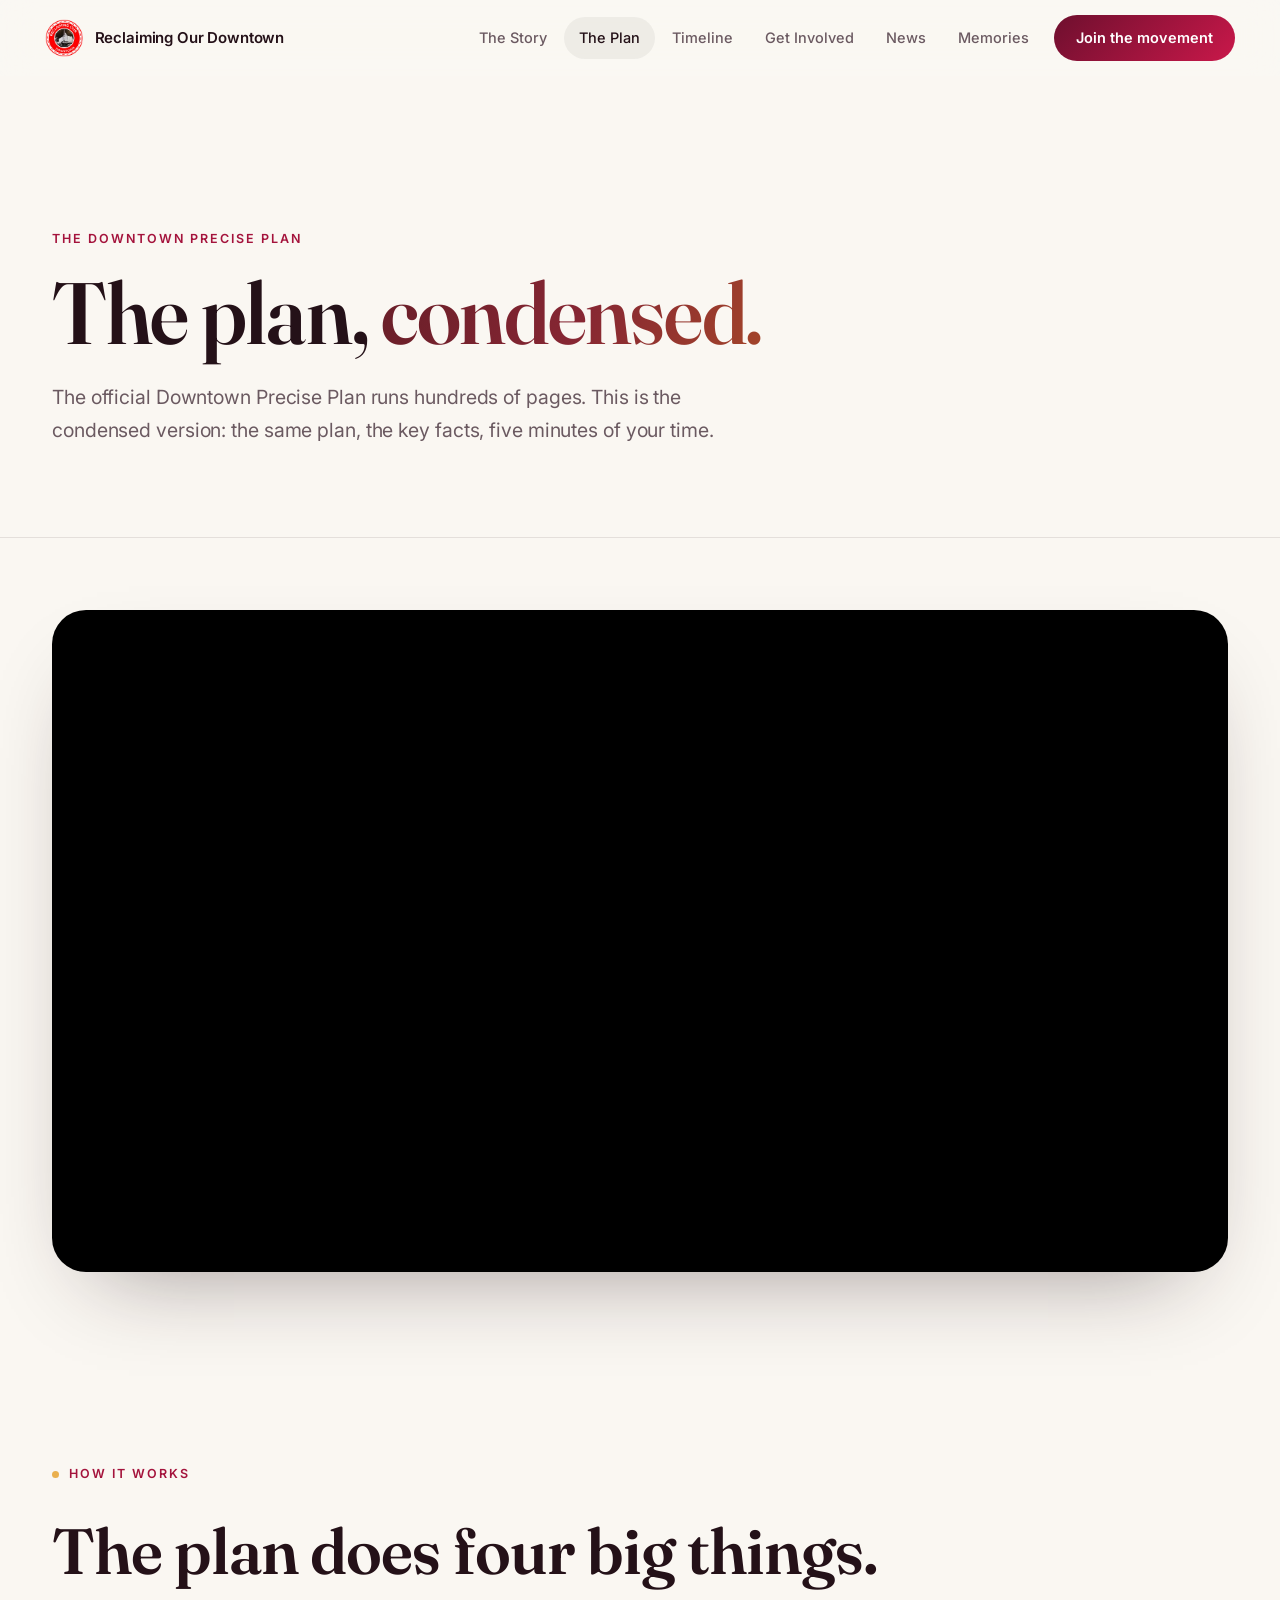
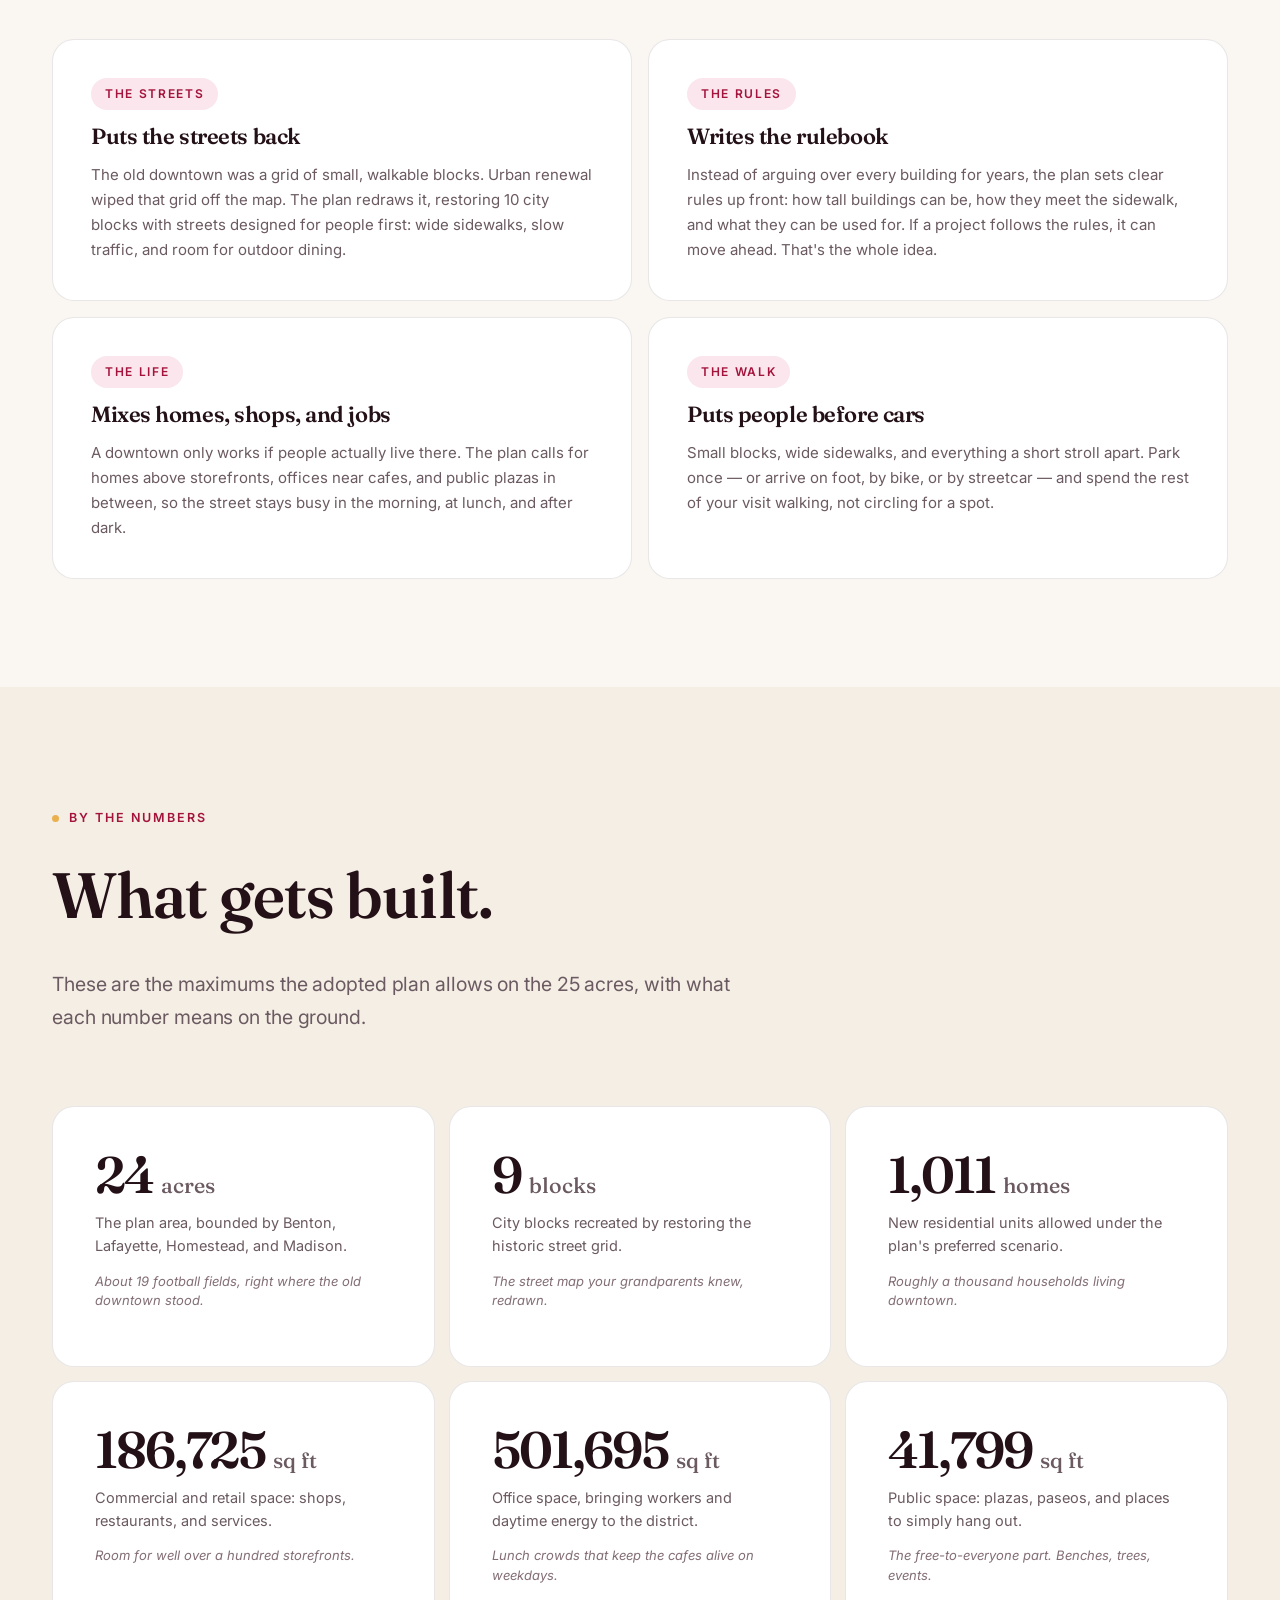
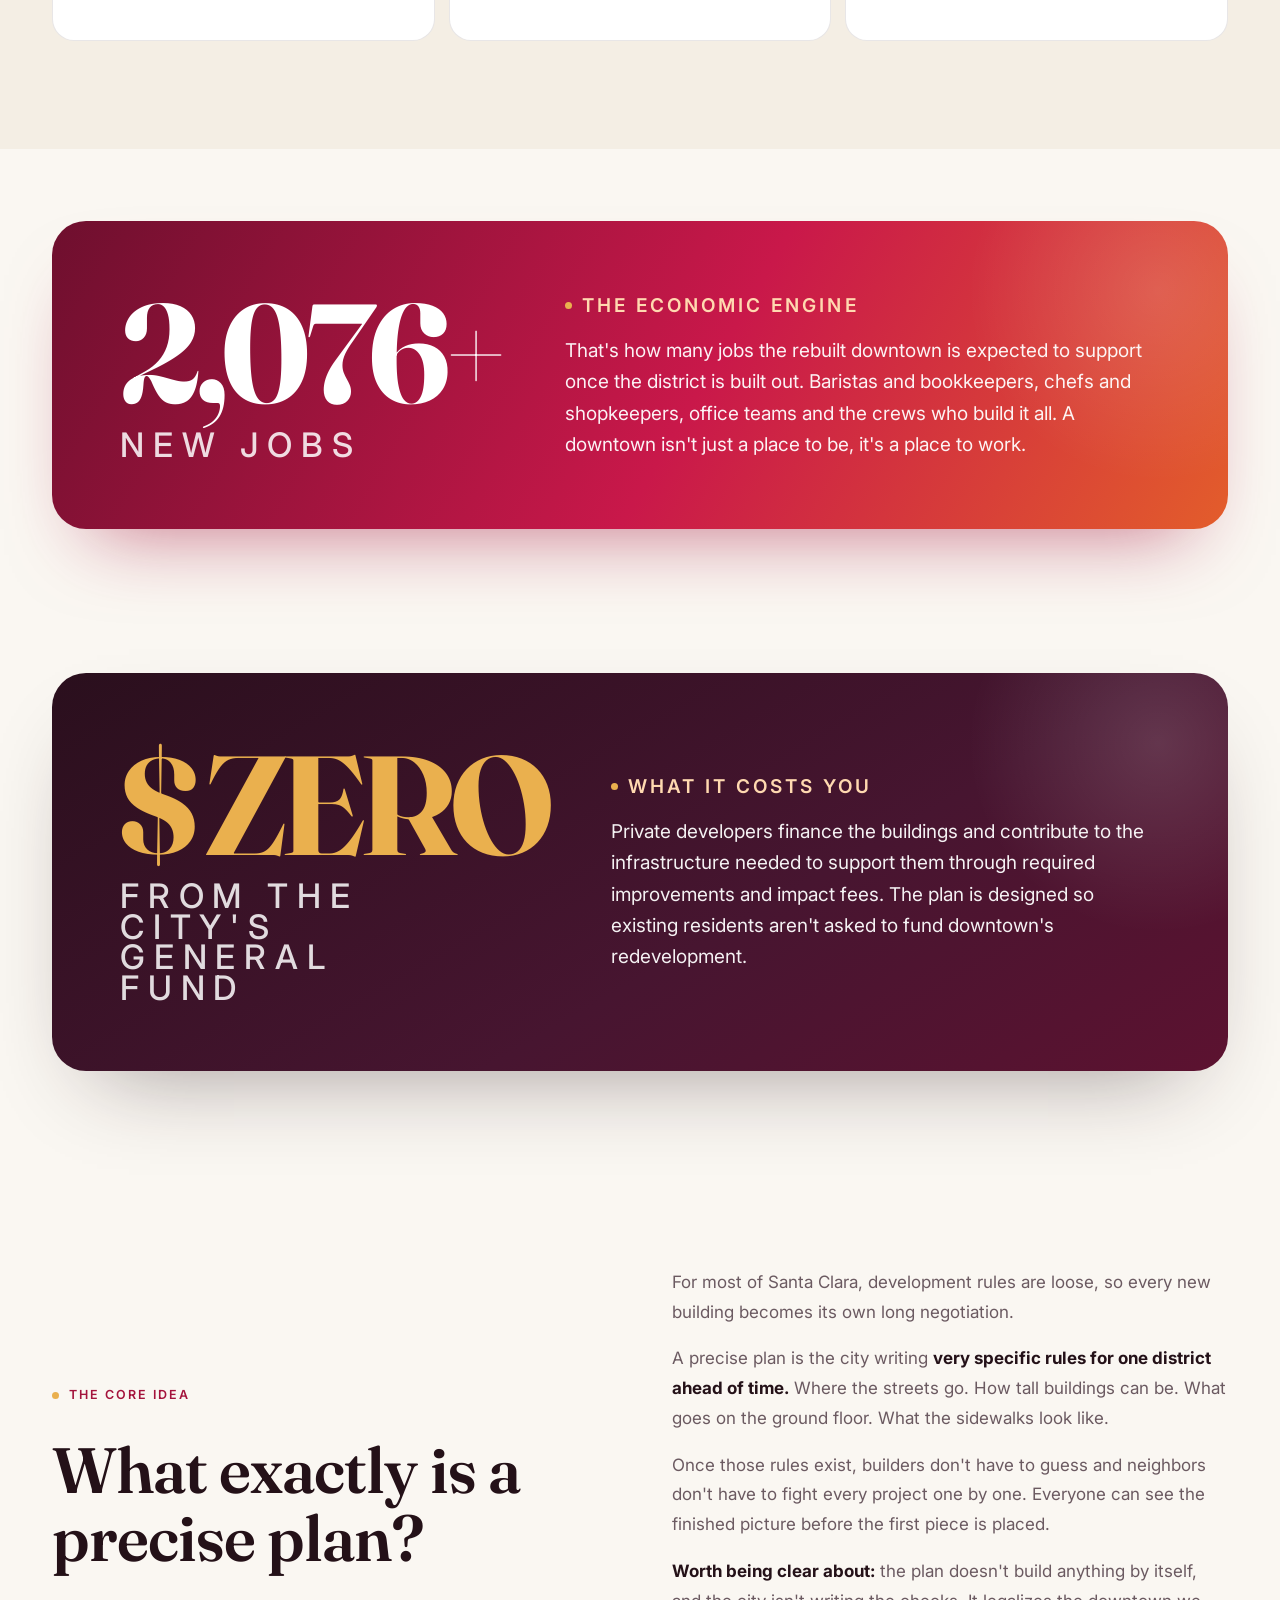
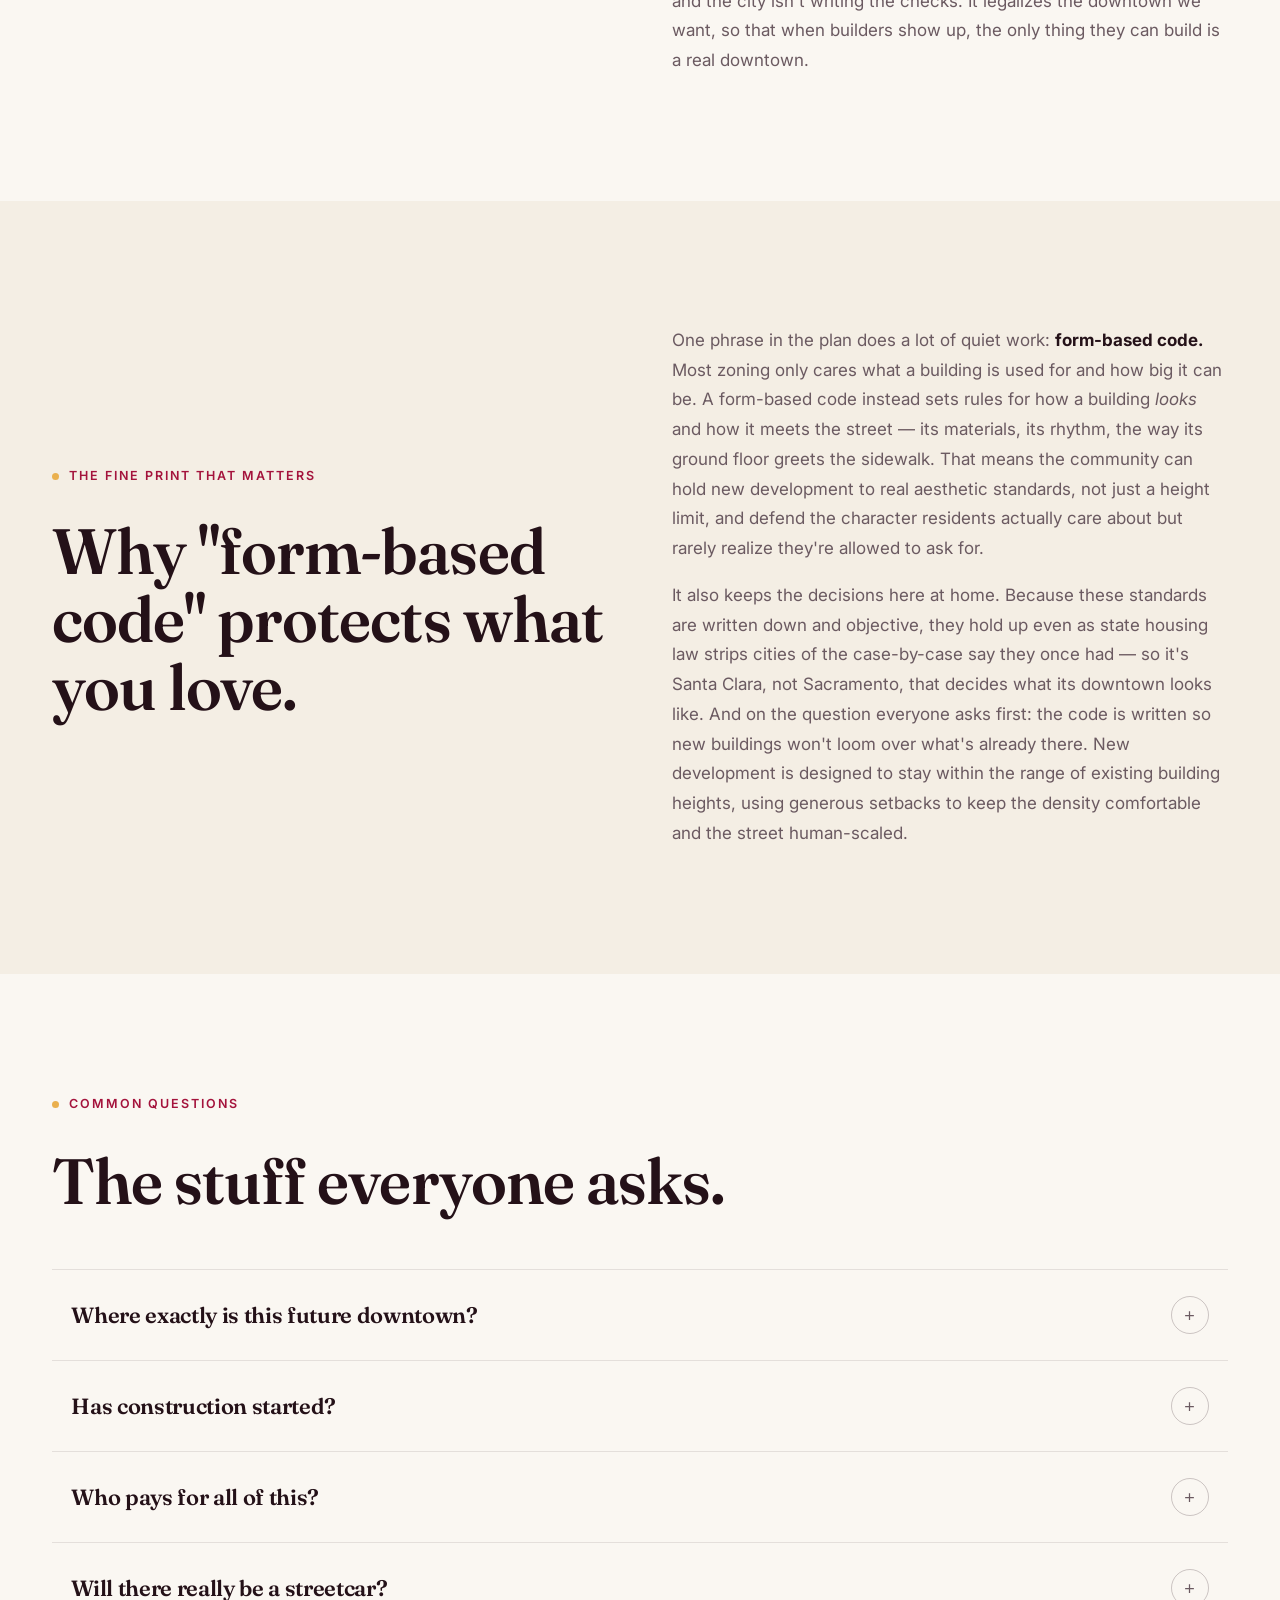
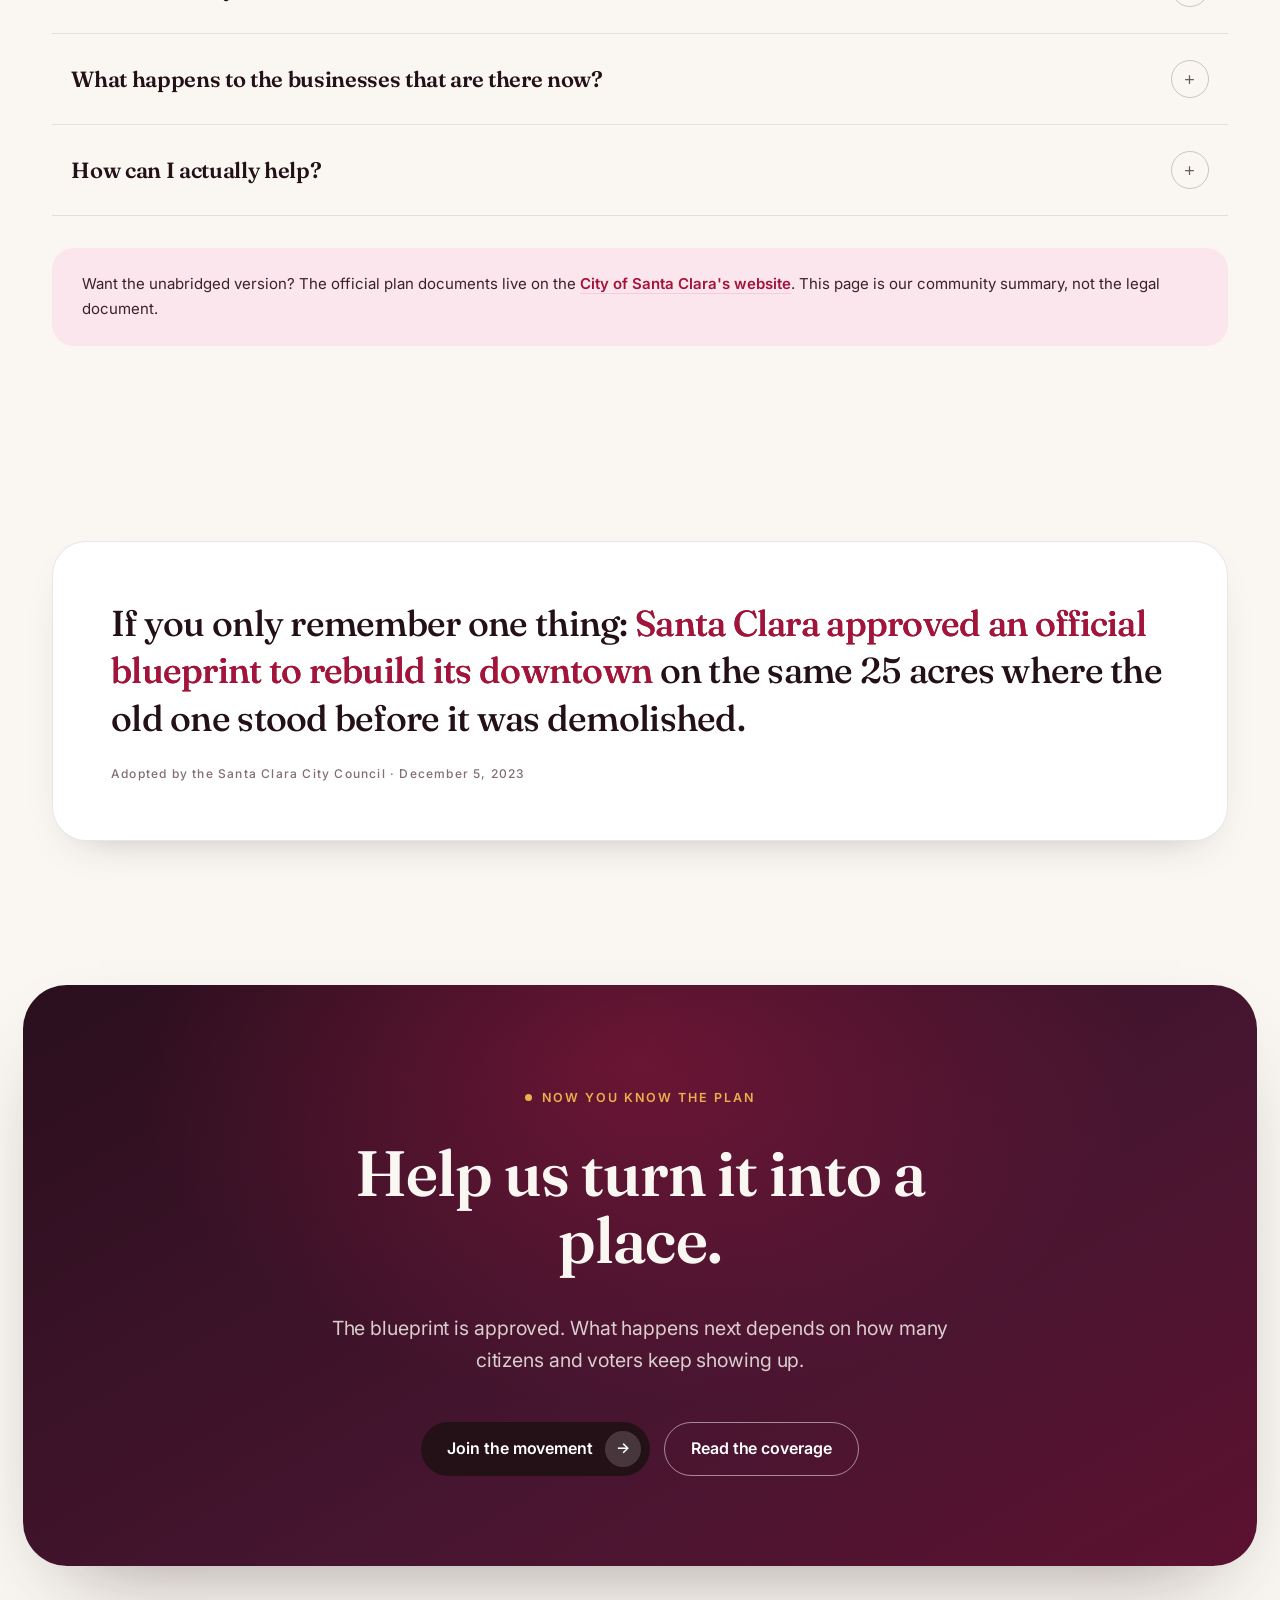
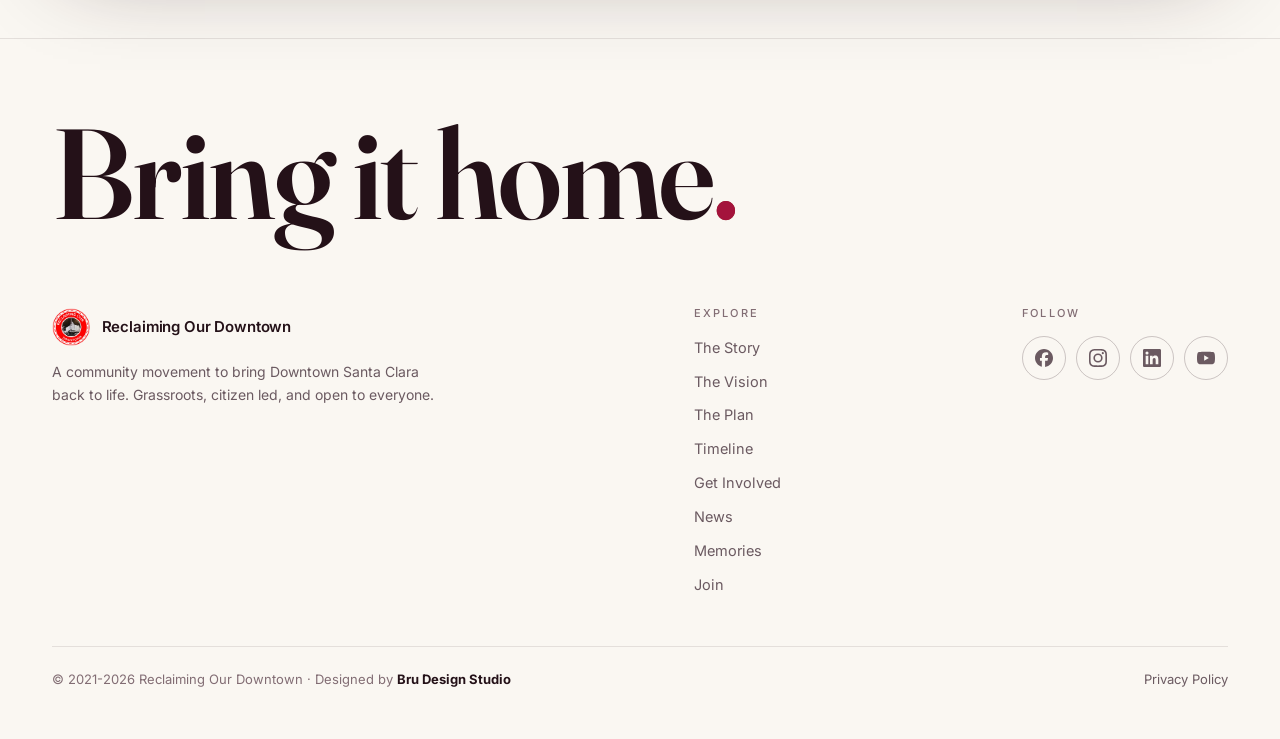
<file: plan.html>
<!DOCTYPE html>
<html lang="en">
<head>
<meta charset="UTF-8" />
<meta name="viewport" content="width=device-width, initial-scale=1.0" />
<meta name="referrer" content="strict-origin-when-cross-origin" />
<title>The Plan, Condensed · Reclaiming Our Downtown</title>
<meta name="description" content="The Santa Clara Downtown Precise Plan, condensed. What it is, what it builds, the jobs it creates, and what comes next." />
<link rel="canonical" href="https://reclaimingourdowntown.org/plan.html" />
<meta property="og:type" content="website" />
<meta property="og:site_name" content="Reclaiming Our Downtown" />
<meta property="og:title" content="The Plan, Condensed · Reclaiming Our Downtown" />
<meta property="og:description" content="The Santa Clara Downtown Precise Plan, condensed. What it is, what it builds, the jobs it creates, and what comes next." />
<meta property="og:url" content="https://reclaimingourdowntown.org/plan.html" />
<meta property="og:image" content="https://reclaimingourdowntown.org/assets/downtown-color-2x1.png" />
<meta property="og:image:width" content="1536" />
<meta property="og:image:height" content="1024" />
<meta property="og:locale" content="en_US" />
<meta name="twitter:card" content="summary_large_image" />
<meta name="twitter:title" content="The Plan, Condensed · Reclaiming Our Downtown" />
<meta name="twitter:description" content="The Santa Clara Downtown Precise Plan, condensed. What it is, what it builds, the jobs it creates, and what comes next." />
<meta name="twitter:image" content="https://reclaimingourdowntown.org/assets/downtown-color-2x1.png" />
<meta name="theme-color" content="#faf7f2" />
<link rel="icon" type="image/png" href="assets/favicon.png" />
<link rel="apple-touch-icon" href="assets/apple-touch-icon.png" />
<link rel="manifest" href="manifest.webmanifest" />
<link rel="preconnect" href="https://fonts.googleapis.com" />
<link rel="preconnect" href="https://fonts.gstatic.com" crossorigin />
<link href="https://fonts.googleapis.com/css2?family=Fraunces:opsz,wght@9..144,500;9..144,600;9..144,700&family=Inter:wght@400;500;600;700&display=swap" rel="stylesheet" />
<link rel="stylesheet" href="styles.css?v=20260710e" />
<script type="application/ld+json">
{
  "@context": "https://schema.org",
  "@graph": [
    {
      "@type": "Organization",
      "@id": "https://reclaimingourdowntown.org/#organization",
      "name": "Reclaiming Our Downtown",
      "url": "https://reclaimingourdowntown.org/",
      "logo": { "@type": "ImageObject", "url": "https://reclaimingourdowntown.org/assets/logo-clean.png" },
      "description": "A grassroots, citizen-led movement to rebuild Downtown Santa Clara — the historic street grid, walkable blocks, and the SANTA CLARA marquee — on the 25 acres demolished in 1964.",
      "foundingDate": "2016-06",
      "founder": { "@type": "Person", "name": "Rod Dunham" },
      "areaServed": { "@type": "City", "name": "Santa Clara, California" },
      "sameAs": [
        "https://www.facebook.com/groups/ReclaimingOurDowntown/",
        "https://www.instagram.com/reclaimingourdowntown/",
        "https://www.linkedin.com/company/reclaiming-our-downtown/",
        "https://www.youtube.com/@ReclaimingOurDowntown-ok2df"
      ]
    },
    {
      "@type": "WebSite",
      "@id": "https://reclaimingourdowntown.org/#website",
      "url": "https://reclaimingourdowntown.org/",
      "name": "Reclaiming Our Downtown",
      "publisher": { "@id": "https://reclaimingourdowntown.org/#organization" },
      "inLanguage": "en-US"
    },
    {
      "@type": "WebPage",
      "@id": "https://reclaimingourdowntown.org/plan.html#webpage",
      "url": "https://reclaimingourdowntown.org/plan.html",
      "name": "The Plan, Condensed · Reclaiming Our Downtown",
      "description": "The Santa Clara Downtown Precise Plan, condensed. What it is, what it builds, the jobs it creates, and what comes next.",
      "isPartOf": { "@id": "https://reclaimingourdowntown.org/#website" },
      "about": { "@id": "https://reclaimingourdowntown.org/#organization" },
      "breadcrumb": { "@id": "https://reclaimingourdowntown.org/plan.html#breadcrumb" },
      "inLanguage": "en-US"
    },
    {
      "@type": "BreadcrumbList",
      "@id": "https://reclaimingourdowntown.org/plan.html#breadcrumb",
      "itemListElement": [
        { "@type": "ListItem", "position": 1, "name": "Home", "item": "https://reclaimingourdowntown.org/" },
        { "@type": "ListItem", "position": 2, "name": "The Plan", "item": "https://reclaimingourdowntown.org/plan.html" }
      ]
    },
    {
      "@type": "FAQPage",
      "@id": "https://reclaimingourdowntown.org/plan.html#faq",
      "mainEntity": [
        {
          "@type": "Question",
          "name": "Where exactly is this future downtown?",
          "acceptedAnswer": { "@type": "Answer", "text": "On the 25 acres bounded by Benton Street, Lafayette Street, Homestead Road, and Madison Street. That's the footprint of the original downtown, centered on the old Franklin Street." }
        },
        {
          "@type": "Question",
          "name": "Has construction started?",
          "acceptedAnswer": { "@type": "Answer", "text": "Not yet. The plan sets the rules; actual buildings come from individual projects that follow those rules. Getting shovels in the ground is the next fight, which is why the movement is still growing." }
        },
        {
          "@type": "Question",
          "name": "Who pays for all of this?",
          "acceptedAnswer": { "@type": "Answer", "text": "Private developers, who construct the homes, shops, and offices under the city's rules, and who fund the supporting infrastructure through required improvements and impact fees. The plan is designed so existing residents aren't asked to fund downtown's redevelopment — $0 from the city's general fund." }
        },
        {
          "@type": "Question",
          "name": "Will there really be a streetcar?",
          "acceptedAnswer": { "@type": "Answer", "text": "We want to introduce a streetcar service that becomes the icon of our downtown, and the restored street grid is designed to make it possible. A streetcar isn't guaranteed by the adopted plan, so it's one of the things we keep pushing for." }
        },
        {
          "@type": "Question",
          "name": "What happens to the businesses that are there now?",
          "acceptedAnswer": { "@type": "Answer", "text": "Protecting existing businesses and residents is one of our five founding principles. We advocate for a build out that brings them along, because a downtown that displaces its own community isn't reclaimed, it's replaced." }
        },
        {
          "@type": "Question",
          "name": "How can I actually help?",
          "acceptedAnswer": { "@type": "Answer", "text": "Add your name to the movement, show up when projects come before the City Council, and tell your neighbors. Cities listen to rooms full of residents. Visit our Get Involved page for all the ways to help." }
        }
      ]
    }
  ]
}
</script>
</head>
<body>
<a class="skip" href="#main">Skip to content</a>

<!-- ============ NAV ============ -->
<nav id="nav" aria-label="Primary">
  <a class="brand" href="index.html">
    <img class="logo" src="assets/logo-clean.png" onerror="this.src='assets/Logo.png'" alt="Reclaiming Our Downtown" />
    <span class="brand-text">Reclaiming Our Downtown</span>
  </a>
  <div class="nav-cluster">
    <div class="nav-links" id="navLinks">
      <a href="index.html#top">The Story</a>
      <a href="plan.html" aria-current="page">The Plan</a>
      <a href="timeline.html">Timeline</a>
      <a href="get-involved.html">Get Involved</a>
      <a href="news.html">News</a>
      <a href="memories.html">Memories</a>
      <a href="index.html#join" class="nav-cta">Join the movement</a>
    </div>
    <button class="hamburger" id="navToggle" aria-label="Open menu" aria-expanded="false" aria-controls="navLinks">
      <span></span><span></span><span></span>
    </button>
  </div>
</nav>

<main id="main">

<!-- ============ PAGE HERO ============ -->
<header class="page-hero">
  <div class="wrap">
    <p class="kicker rise"><span>The Downtown Precise Plan</span></p>
    <h1 data-split style="margin-top:18px;">The plan, <span class="accent">condensed.</span></h1>
    <p class="sub rise"><span>The official Downtown Precise Plan runs hundreds of pages. This is the condensed version: the same plan, the key facts, five minutes of your time.</span></p>
  </div>
</header>

<!-- ============ FRANKLIN TRANSITION VIDEO ============ -->
<section class="section tight" aria-labelledby="video-h">
  <div class="wrap">
    <h2 class="sr-only" id="video-h">Franklin Street, then and now</h2>
    <div class="plan-video reveal">
      <video src="assets/franklin-transition.mp4" autoplay muted playsinline preload="auto" aria-label="Franklin Street transition from today to the rebuilt downtown"></video>
    </div>
  </div>
</section>

<!-- ============ WHAT IT DOES ============ -->
<section class="section" aria-labelledby="does-h">
  <div class="wrap">
    <div class="sec-head">
      <p class="kicker reveal">How it works</p>
      <h2 class="h-lg" id="does-h" data-split>The plan does four big things.</h2>
    </div>
    <div class="steps">
      <div class="step reveal">
        <span class="snum">The streets</span>
        <h3>Puts the streets back</h3>
        <p>The old downtown was a grid of small, walkable blocks. Urban renewal wiped that grid off the map. The plan redraws it, restoring 10 city blocks with streets designed for people first: wide sidewalks, slow traffic, and room for outdoor dining.</p>
      </div>
      <div class="step reveal" data-delay="1">
        <span class="snum">The rules</span>
        <h3>Writes the rulebook</h3>
        <p>Instead of arguing over every building for years, the plan sets clear rules up front: how tall buildings can be, how they meet the sidewalk, and what they can be used for. If a project follows the rules, it can move ahead. That's the whole idea.</p>
      </div>
      <div class="step reveal" data-delay="2">
        <span class="snum">The life</span>
        <h3>Mixes homes, shops, and jobs</h3>
        <p>A downtown only works if people actually live there. The plan calls for homes above storefronts, offices near cafes, and public plazas in between, so the street stays busy in the morning, at lunch, and after dark.</p>
      </div>
      <div class="step reveal" data-delay="3">
        <span class="snum">The walk</span>
        <h3>Puts people before cars</h3>
        <p>Small blocks, wide sidewalks, and everything a short stroll apart. Park once — or arrive on foot, by bike, or by streetcar — and spend the rest of your visit walking, not circling for a spot.</p>
      </div>
    </div>
  </div>
</section>

<!-- ============ NUMBERS ============ -->
<section class="band section" aria-labelledby="num-h">
  <div class="wrap">
    <div class="sec-head">
      <p class="kicker reveal">By the numbers</p>
      <h2 class="h-lg" id="num-h" data-split>What gets built.</h2>
      <p class="sub reveal" data-delay="1">These are the maximums the adopted plan allows on the 25 acres, with what each number means on the ground.</p>
    </div>
    <div class="numgrid reveal">
      <div class="numcell">
        <div class="val"><span data-count="25">0</span> <small>acres</small></div>
        <p class="what">The plan area, bounded by Benton, Lafayette, Homestead, and Madison.</p>
        <p class="plain">About 19 football fields, right where the old downtown stood.</p>
      </div>
      <div class="numcell">
        <div class="val"><span data-count="10">0</span> <small>blocks</small></div>
        <p class="what">City blocks recreated by restoring the historic street grid.</p>
        <p class="plain">The street map your grandparents knew, redrawn.</p>
      </div>
      <div class="numcell">
        <div class="val"><span data-count="1071">0</span> <small>homes</small></div>
        <p class="what">New residential units allowed under the plan's preferred scenario.</p>
        <p class="plain">Roughly a thousand households living downtown.</p>
      </div>
      <div class="numcell">
        <div class="val"><span data-count="197900">0</span> <small>sq ft</small></div>
        <p class="what">Commercial and retail space: shops, restaurants, and services.</p>
        <p class="plain">Room for well over a hundred storefronts.</p>
      </div>
      <div class="numcell">
        <div class="val"><span data-count="531720">0</span> <small>sq ft</small></div>
        <p class="what">Office space, bringing workers and daytime energy to the district.</p>
        <p class="plain">Lunch crowds that keep the cafes alive on weekdays.</p>
      </div>
      <div class="numcell">
        <div class="val"><span data-count="44300">0</span> <small>sq ft</small></div>
        <p class="what">Public space: plazas, paseos, and places to simply hang out.</p>
        <p class="plain">The free-to-everyone part. Benches, trees, events.</p>
      </div>
    </div>
  </div>
</section>

<!-- ============ JOBS ============ -->
<section class="section tight" aria-labelledby="jobs-h">
  <div class="wrap">
    <div class="jobs-band reveal">
      <div class="jnum"><span data-count="2200">0</span>+<small>new jobs</small></div>
      <div class="jcopy">
        <p class="kicker" id="jobs-h">The economic engine</p>
        <p>That's how many jobs the rebuilt downtown is expected to support once the district is built out. Baristas and bookkeepers, chefs and shopkeepers, office teams and the crews who build it all. A downtown isn't just a place to be, it's a place to work.</p>
      </div>
    </div>
  </div>
</section>

<!-- ============ NO NEW TAXES ============ -->
<section class="section tight" aria-labelledby="tax-h">
  <div class="wrap">
    <div class="jobs-band deep reveal">
      <div class="jnum">$ ZERO<small>from the city's general fund</small></div>
      <div class="jcopy">
        <p class="kicker" id="tax-h">What it costs you</p>
        <p>Private developers finance the buildings and contribute to the infrastructure needed to support them through required improvements and impact fees. The plan is designed so existing residents aren't asked to fund downtown's redevelopment.</p>
      </div>
    </div>
  </div>
</section>

<!-- ============ THE CORE IDEA ============ -->
<section class="section" aria-labelledby="idea-h">
  <div class="wrap">
    <div class="story-grid">
      <div class="reveal">
        <p class="kicker">The core idea</p>
        <h2 class="h-lg" id="idea-h" data-split style="margin-top:18px;">What exactly is a precise plan?</h2>
      </div>
      <div class="story-copy reveal" data-delay="1">
        <p>For most of Santa Clara, development rules are loose, so every new building becomes its own long negotiation.</p>
        <p>A precise plan is the city writing <strong>very specific rules for one district ahead of time.</strong> Where the streets go. How tall buildings can be. What goes on the ground floor. What the sidewalks look like.</p>
        <p>Once those rules exist, builders don't have to guess and neighbors don't have to fight every project one by one. Everyone can see the finished picture before the first piece is placed.</p>
        <p><strong>Worth being clear about:</strong> the plan doesn't build anything by itself, and the city isn't writing the checks. It legalizes the downtown we want, so that when builders show up, the only thing they can build is a real downtown.</p>
      </div>
    </div>
  </div>
</section>

<!-- ============ FORM-BASED CODE ============ -->
<section class="band section" aria-labelledby="fbc-h">
  <div class="wrap">
    <div class="story-grid">
      <div class="reveal">
        <p class="kicker">The fine print that matters</p>
        <h2 class="h-lg" id="fbc-h" data-split style="margin-top:18px;">Why "form-based code" protects what you love.</h2>
      </div>
      <div class="story-copy reveal" data-delay="1">
        <p>One phrase in the plan does a lot of quiet work: <strong>form-based code.</strong> Most zoning only cares what a building is used for and how big it can be. A form-based code instead sets rules for how a building <em>looks</em> and how it meets the street — its materials, its rhythm, the way its ground floor greets the sidewalk. That means the community can hold new development to real aesthetic standards, not just a height limit, and defend the character residents actually care about but rarely realize they're allowed to ask for.</p>
        <p>It also keeps the decisions here at home. Because these standards are written down and objective, they hold up even as state housing law strips cities of the case-by-case say they once had — so it's Santa Clara, not Sacramento, that decides what its downtown looks like. And on the question everyone asks first: the code is written so new buildings won't loom over what's already there. New development is designed to stay within the range of existing building heights, using generous setbacks to keep the density comfortable and the street human-scaled.</p>
      </div>
    </div>
  </div>
</section>

<!-- ============ FAQ ============ -->
<section class="section" aria-labelledby="faq-h">
  <div class="wrap">
    <div class="sec-head">
      <p class="kicker reveal">Common questions</p>
      <h2 class="h-lg" id="faq-h" data-split>The stuff everyone asks.</h2>
    </div>
    <div class="faq reveal">
      <div class="faq-item">
        <button class="faq-q" type="button">Where exactly is this future downtown?
          <span class="vplus" aria-hidden="true"><svg viewBox="0 0 24 24" fill="none" stroke="currentColor" stroke-width="2"><path d="M12 5v14M5 12h14"/></svg></span>
        </button>
        <div class="faq-a"><div class="acc-inner"><p>On the 25 acres bounded by Benton Street, Lafayette Street, Homestead Road, and Madison Street. That's the footprint of the original downtown, centered on the old Franklin Street.</p></div></div>
      </div>
      <div class="faq-item">
        <button class="faq-q" type="button">Has construction started?
          <span class="vplus" aria-hidden="true"><svg viewBox="0 0 24 24" fill="none" stroke="currentColor" stroke-width="2"><path d="M12 5v14M5 12h14"/></svg></span>
        </button>
        <div class="faq-a"><div class="acc-inner"><p>Not yet. The plan sets the rules; actual buildings come from individual projects that follow those rules. Getting shovels in the ground is the next fight, which is why the movement is still growing.</p></div></div>
      </div>
      <div class="faq-item">
        <button class="faq-q" type="button">Who pays for all of this?
          <span class="vplus" aria-hidden="true"><svg viewBox="0 0 24 24" fill="none" stroke="currentColor" stroke-width="2"><path d="M12 5v14M5 12h14"/></svg></span>
        </button>
        <div class="faq-a"><div class="acc-inner"><p>Private developers, who construct the homes, shops, and offices under the city's rules, and who fund the supporting infrastructure through required improvements and impact fees. The plan is designed so existing residents aren't asked to fund downtown's redevelopment — $0 from the city's general fund.</p></div></div>
      </div>
      <div class="faq-item">
        <button class="faq-q" type="button">Will there really be a streetcar?
          <span class="vplus" aria-hidden="true"><svg viewBox="0 0 24 24" fill="none" stroke="currentColor" stroke-width="2"><path d="M12 5v14M5 12h14"/></svg></span>
        </button>
        <div class="faq-a"><div class="acc-inner"><p>We want to introduce a streetcar service that becomes the icon of our downtown, and the restored street grid is designed to make it possible. A streetcar isn't guaranteed by the adopted plan, so it's one of the things we keep pushing for.</p></div></div>
      </div>
      <div class="faq-item">
        <button class="faq-q" type="button">What happens to the businesses that are there now?
          <span class="vplus" aria-hidden="true"><svg viewBox="0 0 24 24" fill="none" stroke="currentColor" stroke-width="2"><path d="M12 5v14M5 12h14"/></svg></span>
        </button>
        <div class="faq-a"><div class="acc-inner"><p>Protecting existing businesses and residents is one of our five founding principles. We advocate for a build out that brings them along, because a downtown that displaces its own community isn't reclaimed, it's replaced.</p></div></div>
      </div>
      <div class="faq-item">
        <button class="faq-q" type="button">How can I actually help?
          <span class="vplus" aria-hidden="true"><svg viewBox="0 0 24 24" fill="none" stroke="currentColor" stroke-width="2"><path d="M12 5v14M5 12h14"/></svg></span>
        </button>
        <div class="faq-a"><div class="acc-inner"><p>Add your name to the movement, show up when projects come before the City Council, and tell your neighbors. Cities listen to rooms full of residents. Visit our <a href="get-involved.html">Get Involved page</a> for all the ways to help.</p></div></div>
      </div>
    </div>
    <p class="callout reveal" style="margin-top:32px;">Want the unabridged version? The official plan documents live on the <a href="https://www.santaclaraca.gov/our-city/departments-a-f/community-development/planning-division/specific-plans/downtown-precise-plan" target="_blank" rel="noopener noreferrer">City of Santa Clara's website</a>. This page is our community summary, not the legal document.</p>
  </div>
</section>

<!-- ============ ONE SENTENCE ============ -->
<section class="section tight" aria-labelledby="onesent-h">
  <div class="wrap">
    <h2 class="sr-only" id="onesent-h">The one sentence version</h2>
    <div class="onesent reveal">
      <p>If you only remember one thing: <span class="accent">Santa Clara approved an official blueprint to rebuild its downtown</span> on the same 25 acres where the old one stood before it was demolished.</p>
      <p class="src-note">Adopted by the Santa Clara City Council · December 5, 2023</p>
    </div>
  </div>
</section>

<!-- ============ CTA ============ -->
<section class="section tight join-shell" aria-labelledby="cta-h">
  <div class="join-panel">
    <video class="join-bg" src="assets/plan-timeline-overlay.mp4" autoplay loop muted playsinline preload="auto" aria-hidden="true"></video>
    <div class="glow" aria-hidden="true"></div>
    <div class="join-inner">
      <p class="kicker reveal">Now you know the plan</p>
      <h2 class="h-lg" id="cta-h" data-split>Help us turn it into a place.</h2>
      <p class="sub reveal" data-delay="1">The blueprint is approved. What happens next depends on how many citizens and voters keep showing up.</p>
      <div class="hero-actions reveal" data-delay="2" style="justify-content:center;">
        <a href="index.html#join" class="btn">Join the movement <span class="arr">&rarr;</span></a>
        <a href="news.html" class="btn ghost">Read the coverage</a>
      </div>
    </div>
  </div>
</section>
</main>

<!-- ============ FOOTER ============ -->
<footer>
  <p class="foot-big" aria-hidden="true" data-split>Bring it home<span class="accent">.</span></p>
  <div class="wrap">
    <div>
      <a class="brand" href="index.html">
        <img class="logo" src="assets/logo-clean.png" onerror="this.src='assets/Logo.png'" alt="Reclaiming Our Downtown" />
        <span class="brand-text">Reclaiming Our Downtown</span>
      </a>
      <p class="credit">A community movement to bring Downtown Santa Clara back to life. Grassroots, citizen led, and open to everyone.</p>
    </div>
    <div class="foot-col">
      <h4>Explore</h4>
      <nav class="foot-links" aria-label="Footer">
        <a href="index.html#story">The Story</a>
        <a href="index.html#vision">The Vision</a>
        <a href="plan.html">The Plan</a>
        <a href="timeline.html">Timeline</a>
        <a href="get-involved.html">Get Involved</a>
        <a href="news.html">News</a>
        <a href="memories.html">Memories</a>
        <a href="index.html#join">Join</a>
      </nav>
    </div>
    <div class="foot-col">
      <h4>Follow</h4>
      <div class="socials">
        <a href="https://www.facebook.com/groups/ReclaimingOurDowntown/" target="_blank" rel="noopener noreferrer" aria-label="Reclaiming Our Downtown on Facebook">
          <svg viewBox="0 0 24 24" fill="currentColor" aria-hidden="true"><path d="M9.101 23.691v-7.98H6.627v-3.667h2.474v-1.58c0-4.085 1.848-5.978 5.858-5.978.401 0 .955.042 1.468.103a8.68 8.68 0 0 1 1.141.195v3.325a8.623 8.623 0 0 0-.653-.036 26.805 26.805 0 0 0-.733-.009c-.707 0-1.259.096-1.675.309a1.686 1.686 0 0 0-.679.622c-.258.42-.374.995-.374 1.752v1.297h3.919l-.386 2.103-.287 1.564h-3.246v8.245C19.396 23.238 24 18.179 24 12.044c0-6.627-5.373-12-12-12s-12 5.373-12 12c0 5.628 3.874 10.35 9.101 11.647Z"/></svg>
        </a>
        <a href="https://www.instagram.com/reclaimingourdowntown/" target="_blank" rel="noopener noreferrer" aria-label="Reclaiming Our Downtown on Instagram">
          <svg viewBox="0 0 24 24" fill="currentColor" aria-hidden="true"><path d="M12 0C8.74 0 8.333.015 7.053.072 5.775.132 4.905.333 4.14.63c-.789.306-1.459.717-2.126 1.384S.935 3.35.63 4.14C.333 4.905.131 5.775.072 7.053.012 8.333 0 8.74 0 12s.015 3.667.072 4.947c.06 1.277.261 2.148.558 2.913.306.788.717 1.459 1.384 2.126.667.666 1.336 1.079 2.126 1.384.766.296 1.636.499 2.913.558C8.333 23.988 8.74 24 12 24s3.667-.015 4.947-.072c1.277-.06 2.148-.262 2.913-.558.788-.306 1.459-.718 2.126-1.384.666-.667 1.079-1.335 1.384-2.126.296-.765.499-1.636.558-2.913.06-1.28.072-1.687.072-4.947s-.015-3.667-.072-4.947c-.06-1.277-.262-2.149-.558-2.913-.306-.789-.718-1.459-1.384-2.126C21.319 1.347 20.651.935 19.86.63c-.765-.297-1.636-.499-2.913-.558C15.667.012 15.26 0 12 0Zm0 2.16c3.203 0 3.585.016 4.85.071 1.17.055 1.805.249 2.227.415.562.217.96.477 1.382.896.419.42.679.819.896 1.381.164.422.36 1.057.413 2.227.057 1.266.07 1.646.07 4.85s-.015 3.585-.074 4.85c-.061 1.17-.256 1.805-.421 2.227a3.81 3.81 0 0 1-.899 1.382 3.744 3.744 0 0 1-1.38.896c-.42.164-1.065.36-2.235.413-1.274.057-1.649.07-4.859.07-3.211 0-3.586-.015-4.859-.074-1.171-.061-1.816-.256-2.236-.421a3.716 3.716 0 0 1-1.379-.899 3.644 3.644 0 0 1-.9-1.38c-.165-.42-.359-1.065-.42-2.235-.045-1.26-.061-1.649-.061-4.844 0-3.196.016-3.586.061-4.861.061-1.17.255-1.814.42-2.234.196-.569.475-.96.9-1.385.419-.42.81-.7 1.379-.96.42-.165 1.051-.359 2.221-.42 1.275-.045 1.65-.06 4.859-.06l.045.03Zm0 3.678a6.162 6.162 0 1 0 0 12.324 6.162 6.162 0 0 0 0-12.324ZM12 16a4 4 0 1 1 0-8 4 4 0 0 1 0 8Zm7.846-10.405a1.441 1.441 0 0 1-2.88 0 1.44 1.44 0 0 1 2.88 0Z"/></svg>
        </a>
        <a href="https://www.linkedin.com/company/reclaiming-our-downtown/" target="_blank" rel="noopener noreferrer" aria-label="Reclaiming Our Downtown on LinkedIn">
          <svg viewBox="0 0 24 24" fill="currentColor" aria-hidden="true"><path d="M20.447 20.452h-3.554v-5.569c0-1.328-.027-3.037-1.852-3.037-1.853 0-2.136 1.445-2.136 2.939v5.667H9.351V9h3.414v1.561h.046c.477-.9 1.637-1.85 3.37-1.85 3.601 0 4.267 2.37 4.267 5.455v6.286zM5.337 7.433a2.062 2.062 0 0 1-2.063-2.065 2.064 2.064 0 1 1 2.063 2.065zm1.782 13.019H3.555V9h3.564v11.452zM22.225 0H1.771C.792 0 0 .774 0 1.729v20.542C0 23.227.792 24 1.771 24h20.451C23.2 24 24 23.227 24 22.271V1.729C24 .774 23.2 0 22.222 0h.003z"/></svg>
        </a>
        <a href="https://www.youtube.com/@ReclaimingOurDowntown-ok2df" target="_blank" rel="noopener noreferrer" aria-label="Reclaiming Our Downtown on YouTube">
          <svg viewBox="0 0 24 24" fill="currentColor" aria-hidden="true"><path d="M23.498 6.186a3.016 3.016 0 0 0-2.122-2.136C19.505 3.545 12 3.545 12 3.545s-7.505 0-9.377.505A3.017 3.017 0 0 0 .502 6.186C0 8.07 0 12 0 12s0 3.93.502 5.814a3.016 3.016 0 0 0 2.122 2.136c1.871.505 9.376.505 9.376.505s7.505 0 9.377-.505a3.015 3.015 0 0 0 2.122-2.136C24 15.93 24 12 24 12s0-3.93-.502-5.814zM9.545 15.568V8.432L15.818 12l-6.273 3.568z"/></svg>
        </a>
      </div>
    </div>
    <p class="copyright">
      <span>© 2021-<span data-year>2026</span> Reclaiming Our Downtown · Designed by <a href="https://www.brudesignstudio.com" target="_blank" rel="noopener noreferrer"><strong style="color:var(--ink);">Bru Design Studio</strong></a></span>
      <a href="privacy.html">Privacy Policy</a>
    </p>
  </div>
</footer>

<script src="site.js?v=20260706"></script>
</body>
</html>
</file>
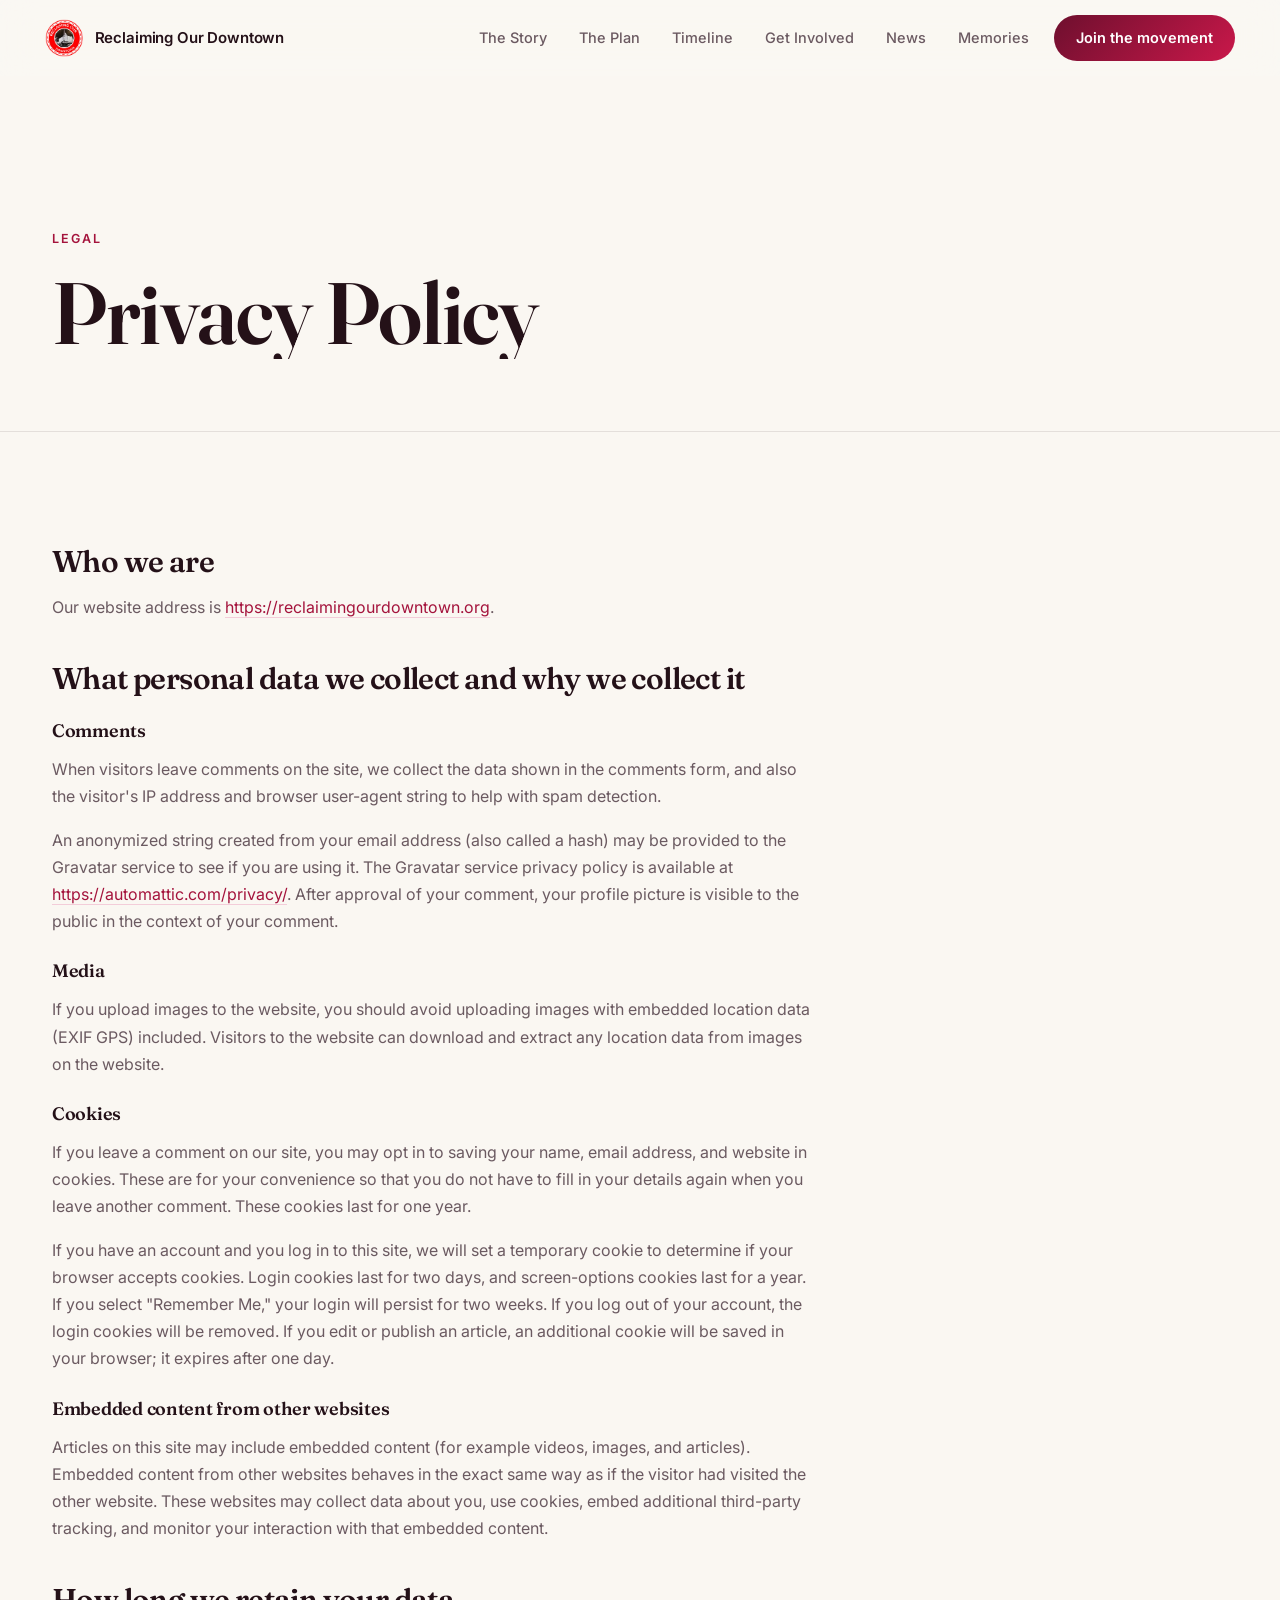
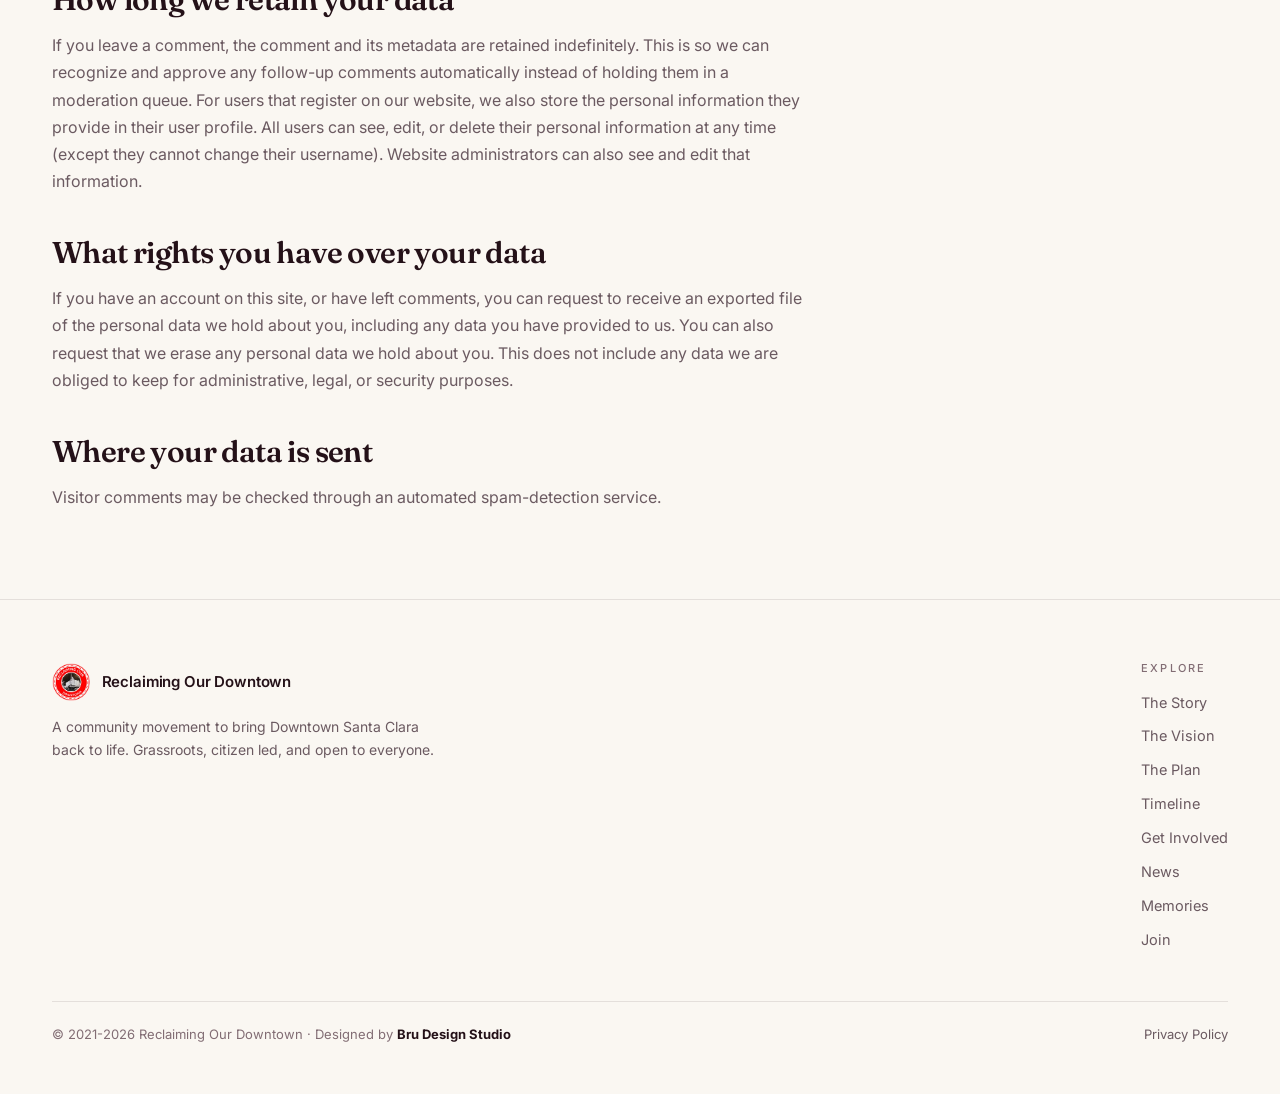
<file: privacy.html>
<!DOCTYPE html>
<html lang="en">
<head>
<meta charset="UTF-8" />
<meta name="viewport" content="width=device-width, initial-scale=1.0" />
<meta name="referrer" content="strict-origin-when-cross-origin" />
<title>Privacy Policy · Reclaiming Our Downtown</title>
<meta name="description" content="Privacy policy for the Reclaiming Our Downtown website." />
<link rel="canonical" href="https://reclaimingourdowntown.org/privacy.html" />
<meta property="og:type" content="website" />
<meta property="og:site_name" content="Reclaiming Our Downtown" />
<meta property="og:title" content="Privacy Policy · Reclaiming Our Downtown" />
<meta property="og:description" content="Privacy policy for the Reclaiming Our Downtown website." />
<meta property="og:url" content="https://reclaimingourdowntown.org/privacy.html" />
<meta property="og:image" content="https://reclaimingourdowntown.org/assets/downtown-color-2x1.png" />
<meta property="og:image:width" content="1536" />
<meta property="og:image:height" content="1024" />
<meta property="og:locale" content="en_US" />
<meta name="twitter:card" content="summary_large_image" />
<meta name="twitter:title" content="Privacy Policy · Reclaiming Our Downtown" />
<meta name="twitter:description" content="Privacy policy for the Reclaiming Our Downtown website." />
<meta name="twitter:image" content="https://reclaimingourdowntown.org/assets/downtown-color-2x1.png" />
<meta name="theme-color" content="#faf7f2" />
<link rel="icon" type="image/png" href="assets/favicon.png" />
<link rel="apple-touch-icon" href="assets/apple-touch-icon.png" />
<link rel="manifest" href="manifest.webmanifest" />
<link rel="preconnect" href="https://fonts.googleapis.com" />
<link rel="preconnect" href="https://fonts.gstatic.com" crossorigin />
<link href="https://fonts.googleapis.com/css2?family=Fraunces:opsz,wght@9..144,500;9..144,600;9..144,700&family=Inter:wght@400;500;600;700&display=swap" rel="stylesheet" />
<link rel="stylesheet" href="styles.css?v=20260710e" />
<script type="application/ld+json">
{
  "@context": "https://schema.org",
  "@graph": [
    {
      "@type": "Organization",
      "@id": "https://reclaimingourdowntown.org/#organization",
      "name": "Reclaiming Our Downtown",
      "url": "https://reclaimingourdowntown.org/",
      "logo": { "@type": "ImageObject", "url": "https://reclaimingourdowntown.org/assets/logo-clean.png" },
      "sameAs": [
        "https://www.facebook.com/groups/ReclaimingOurDowntown/",
        "https://www.instagram.com/reclaimingourdowntown/",
        "https://www.linkedin.com/company/reclaiming-our-downtown/",
        "https://www.youtube.com/@ReclaimingOurDowntown-ok2df"
      ]
    },
    {
      "@type": "WebSite",
      "@id": "https://reclaimingourdowntown.org/#website",
      "url": "https://reclaimingourdowntown.org/",
      "name": "Reclaiming Our Downtown",
      "publisher": { "@id": "https://reclaimingourdowntown.org/#organization" },
      "inLanguage": "en-US"
    },
    {
      "@type": "WebPage",
      "@id": "https://reclaimingourdowntown.org/privacy.html#webpage",
      "url": "https://reclaimingourdowntown.org/privacy.html",
      "name": "Privacy Policy · Reclaiming Our Downtown",
      "description": "Privacy policy for the Reclaiming Our Downtown website.",
      "isPartOf": { "@id": "https://reclaimingourdowntown.org/#website" },
      "breadcrumb": { "@id": "https://reclaimingourdowntown.org/privacy.html#breadcrumb" },
      "inLanguage": "en-US"
    },
    {
      "@type": "BreadcrumbList",
      "@id": "https://reclaimingourdowntown.org/privacy.html#breadcrumb",
      "itemListElement": [
        { "@type": "ListItem", "position": 1, "name": "Home", "item": "https://reclaimingourdowntown.org/" },
        { "@type": "ListItem", "position": 2, "name": "Privacy Policy", "item": "https://reclaimingourdowntown.org/privacy.html" }
      ]
    }
  ]
}
</script>
</head>
<body>
<a class="skip" href="#main">Skip to content</a>

<nav id="nav" aria-label="Primary">
  <a class="brand" href="index.html">
    <img class="logo" src="assets/logo-clean.png" onerror="this.src='assets/Logo.png'" alt="Reclaiming Our Downtown" />
    <span class="brand-text">Reclaiming Our Downtown</span>
  </a>
  <div class="nav-cluster">
    <div class="nav-links" id="navLinks">
      <a href="index.html#top">The Story</a>
      <a href="plan.html">The Plan</a>
      <a href="timeline.html">Timeline</a>
      <a href="get-involved.html">Get Involved</a>
      <a href="news.html">News</a>
      <a href="memories.html">Memories</a>
      <a href="index.html#join" class="nav-cta">Join the movement</a>
    </div>
    <button class="hamburger" id="navToggle" aria-label="Open menu" aria-expanded="false" aria-controls="navLinks">
      <span></span><span></span><span></span>
    </button>
  </div>
</nav>

<main id="main">
<header class="page-hero">
  <div class="wrap">
    <p class="kicker rise"><span>Legal</span></p>
    <h1 class="rise" style="margin-top:18px;"><span>Privacy Policy</span></h1>
  </div>
</header>

<section class="section tight">
  <div class="wrap">
    <div class="prose">
      <h2>Who we are</h2>
      <p>Our website address is <a href="https://reclaimingourdowntown.org/">https://reclaimingourdowntown.org</a>.</p>

      <h2>What personal data we collect and why we collect it</h2>

      <h3>Comments</h3>
      <p>When visitors leave comments on the site, we collect the data shown in the comments form, and also the visitor's IP address and browser user-agent string to help with spam detection.</p>
      <p>An anonymized string created from your email address (also called a hash) may be provided to the Gravatar service to see if you are using it. The Gravatar service privacy policy is available at <a href="https://automattic.com/privacy/" target="_blank" rel="noopener noreferrer">https://automattic.com/privacy/</a>. After approval of your comment, your profile picture is visible to the public in the context of your comment.</p>

      <h3>Media</h3>
      <p>If you upload images to the website, you should avoid uploading images with embedded location data (EXIF GPS) included. Visitors to the website can download and extract any location data from images on the website.</p>

      <h3>Cookies</h3>
      <p>If you leave a comment on our site, you may opt in to saving your name, email address, and website in cookies. These are for your convenience so that you do not have to fill in your details again when you leave another comment. These cookies last for one year.</p>
      <p>If you have an account and you log in to this site, we will set a temporary cookie to determine if your browser accepts cookies. Login cookies last for two days, and screen-options cookies last for a year. If you select "Remember Me," your login will persist for two weeks. If you log out of your account, the login cookies will be removed. If you edit or publish an article, an additional cookie will be saved in your browser; it expires after one day.</p>

      <h3>Embedded content from other websites</h3>
      <p>Articles on this site may include embedded content (for example videos, images, and articles). Embedded content from other websites behaves in the exact same way as if the visitor had visited the other website. These websites may collect data about you, use cookies, embed additional third-party tracking, and monitor your interaction with that embedded content.</p>

      <h2>How long we retain your data</h2>
      <p>If you leave a comment, the comment and its metadata are retained indefinitely. This is so we can recognize and approve any follow-up comments automatically instead of holding them in a moderation queue. For users that register on our website, we also store the personal information they provide in their user profile. All users can see, edit, or delete their personal information at any time (except they cannot change their username). Website administrators can also see and edit that information.</p>

      <h2>What rights you have over your data</h2>
      <p>If you have an account on this site, or have left comments, you can request to receive an exported file of the personal data we hold about you, including any data you have provided to us. You can also request that we erase any personal data we hold about you. This does not include any data we are obliged to keep for administrative, legal, or security purposes.</p>

      <h2>Where your data is sent</h2>
      <p>Visitor comments may be checked through an automated spam-detection service.</p>
    </div>
  </div>
</section>
</main>

<footer>
  <div class="wrap">
    <div>
      <a class="brand" href="index.html">
        <img class="logo" src="assets/logo-clean.png" onerror="this.src='assets/Logo.png'" alt="Reclaiming Our Downtown" />
        <span class="brand-text">Reclaiming Our Downtown</span>
      </a>
      <p class="credit">A community movement to bring Downtown Santa Clara back to life. Grassroots, citizen led, and open to everyone.</p>
    </div>
    <div class="foot-col">
      <h4>Explore</h4>
      <nav class="foot-links" aria-label="Footer">
        <a href="index.html#story">The Story</a>
        <a href="index.html#vision">The Vision</a>
        <a href="plan.html">The Plan</a>
        <a href="timeline.html">Timeline</a>
        <a href="get-involved.html">Get Involved</a>
        <a href="news.html">News</a>
        <a href="memories.html">Memories</a>
        <a href="index.html#join">Join</a>
      </nav>
    </div>
    <p class="copyright">
      <span>© 2021-<span data-year>2026</span> Reclaiming Our Downtown · Designed by <a href="https://www.brudesignstudio.com" target="_blank" rel="noopener noreferrer"><strong style="color:var(--ink);">Bru Design Studio</strong></a></span>
      <a href="privacy.html">Privacy Policy</a>
    </p>
  </div>
</footer>

<script src="site.js?v=20260706"></script>
</body>
</html>
</file>
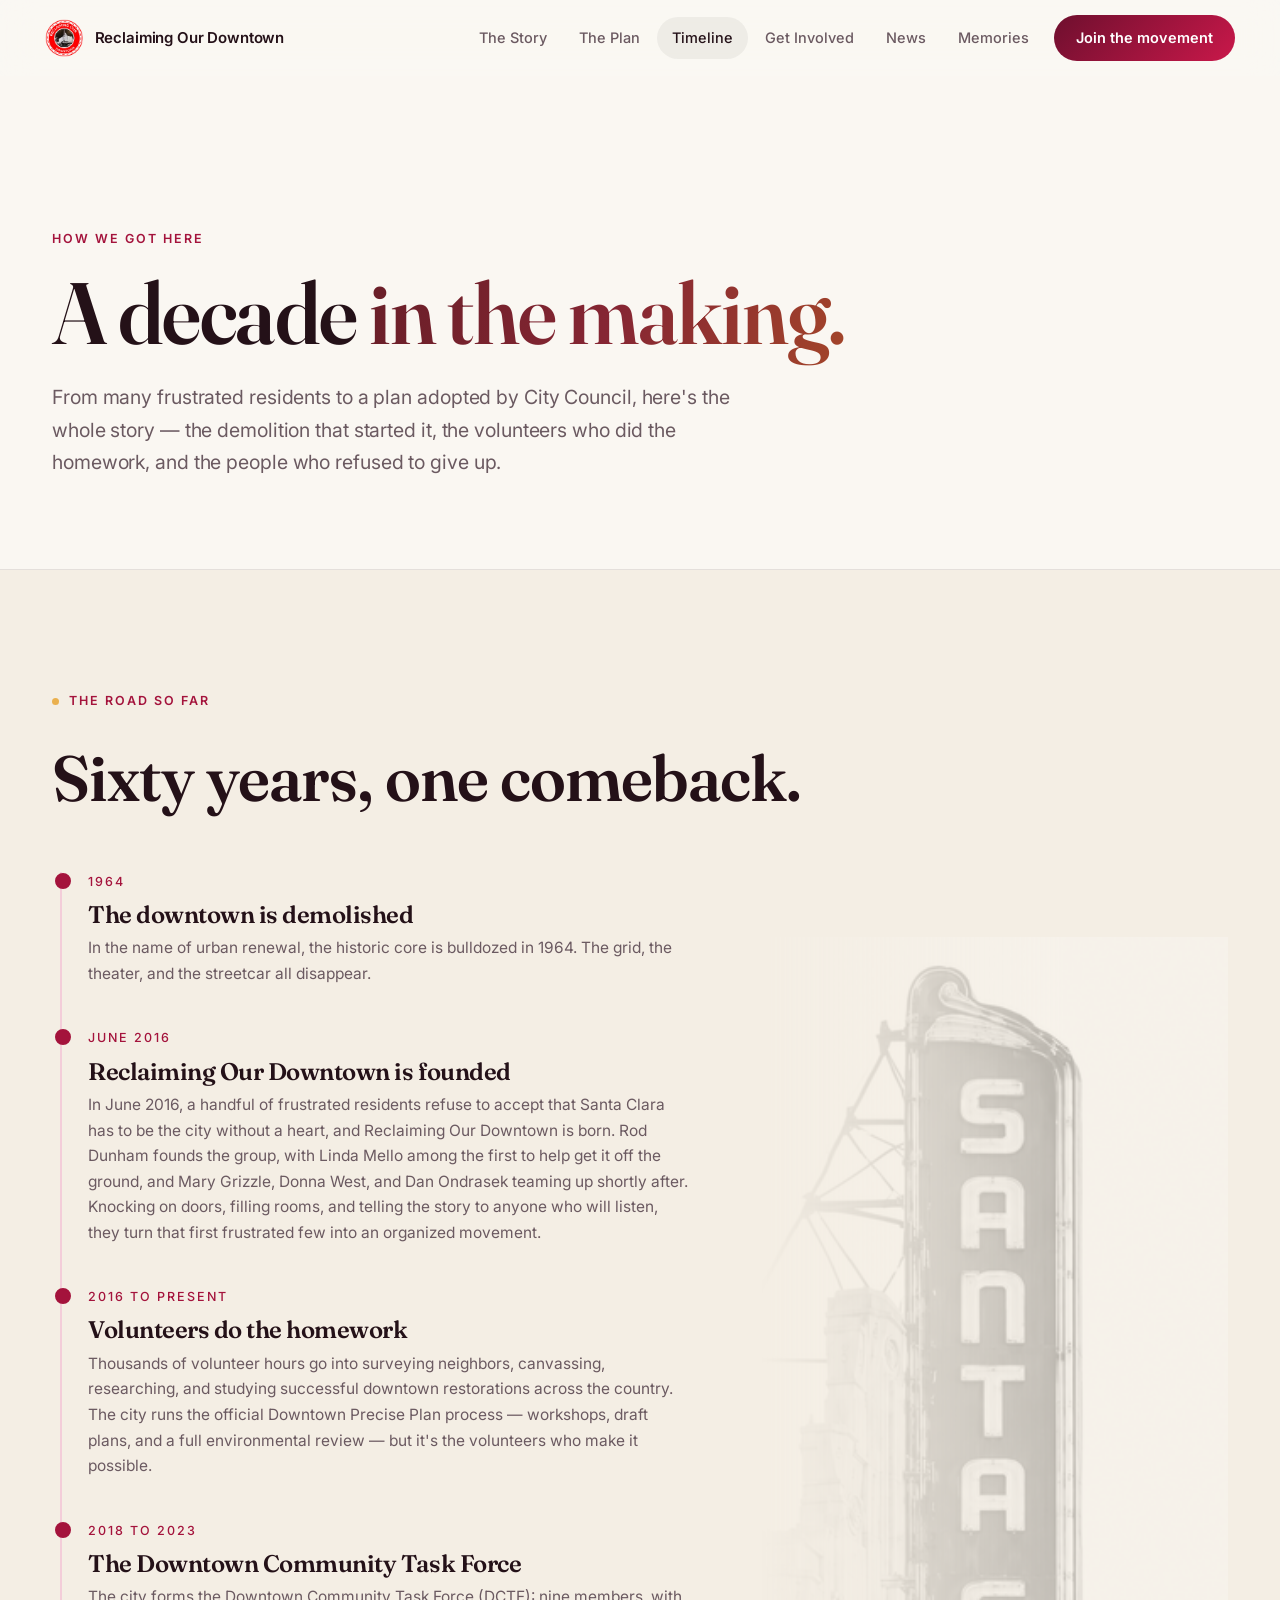
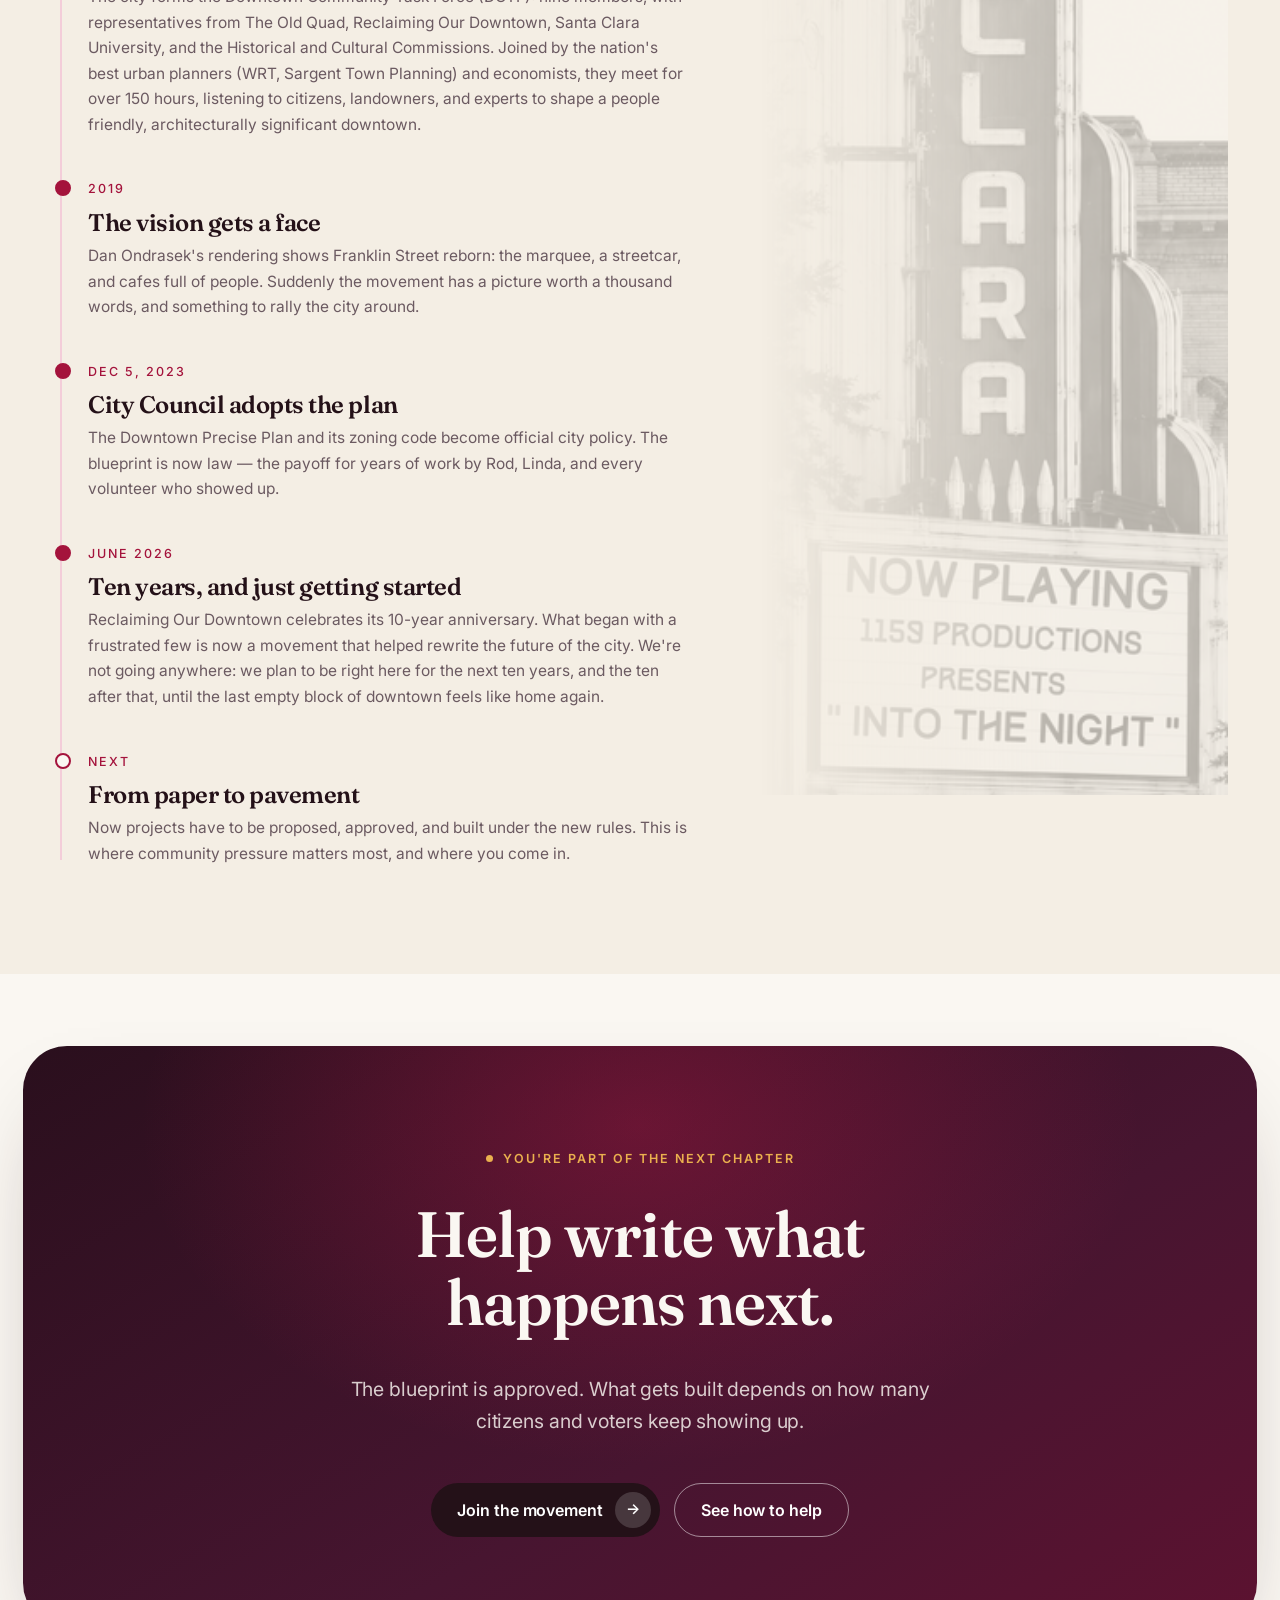
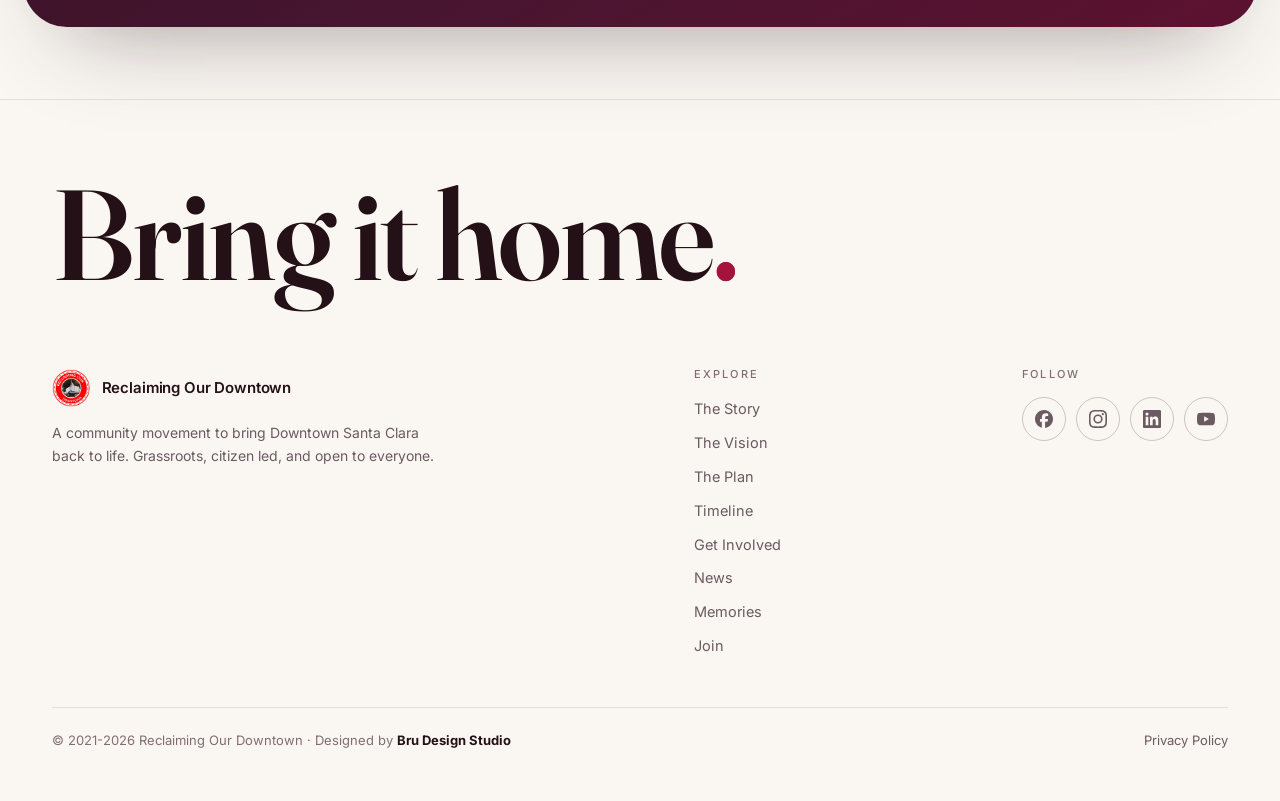
<file: timeline.html>
<!DOCTYPE html>
<html lang="en">
<head>
<meta charset="UTF-8" />
<meta name="viewport" content="width=device-width, initial-scale=1.0" />
<meta name="referrer" content="strict-origin-when-cross-origin" />
<title>Timeline · Reclaiming Our Downtown</title>
<meta name="description" content="How we got here: the decade-long story of the movement to rebuild Downtown Santa Clara, from the 1964 demolition to the adopted Downtown Precise Plan." />
<link rel="canonical" href="https://reclaimingourdowntown.org/timeline.html" />
<meta property="og:type" content="website" />
<meta property="og:site_name" content="Reclaiming Our Downtown" />
<meta property="og:title" content="Timeline · Reclaiming Our Downtown" />
<meta property="og:description" content="How we got here: the decade-long story of the movement to rebuild Downtown Santa Clara, from the 1964 demolition to the adopted Downtown Precise Plan." />
<meta property="og:url" content="https://reclaimingourdowntown.org/timeline.html" />
<meta property="og:image" content="https://reclaimingourdowntown.org/assets/downtown-color-2x1.png" />
<meta property="og:image:width" content="1536" />
<meta property="og:image:height" content="1024" />
<meta property="og:locale" content="en_US" />
<meta name="twitter:card" content="summary_large_image" />
<meta name="twitter:title" content="Timeline · Reclaiming Our Downtown" />
<meta name="twitter:description" content="How we got here: the decade-long story of the movement to rebuild Downtown Santa Clara, from the 1964 demolition to the adopted Downtown Precise Plan." />
<meta name="twitter:image" content="https://reclaimingourdowntown.org/assets/downtown-color-2x1.png" />
<meta name="theme-color" content="#faf7f2" />
<link rel="icon" type="image/png" href="assets/favicon.png" />
<link rel="apple-touch-icon" href="assets/apple-touch-icon.png" />
<link rel="manifest" href="manifest.webmanifest" />
<link rel="preconnect" href="https://fonts.googleapis.com" />
<link rel="preconnect" href="https://fonts.gstatic.com" crossorigin />
<link href="https://fonts.googleapis.com/css2?family=Fraunces:opsz,wght@9..144,500;9..144,600;9..144,700&family=Inter:wght@400;500;600;700&display=swap" rel="stylesheet" />
<link rel="stylesheet" href="styles.css?v=20260710e" />
<script type="application/ld+json">
{
  "@context": "https://schema.org",
  "@graph": [
    {
      "@type": "Organization",
      "@id": "https://reclaimingourdowntown.org/#organization",
      "name": "Reclaiming Our Downtown",
      "url": "https://reclaimingourdowntown.org/",
      "logo": { "@type": "ImageObject", "url": "https://reclaimingourdowntown.org/assets/logo-clean.png" },
      "description": "A grassroots, citizen-led movement to rebuild Downtown Santa Clara — the historic street grid, walkable blocks, and the SANTA CLARA marquee — on the 25 acres demolished in 1964.",
      "foundingDate": "2016-06",
      "founder": { "@type": "Person", "name": "Rod Dunham" },
      "areaServed": { "@type": "City", "name": "Santa Clara, California" },
      "sameAs": [
        "https://www.facebook.com/groups/ReclaimingOurDowntown/",
        "https://www.instagram.com/reclaimingourdowntown/",
        "https://www.linkedin.com/company/reclaiming-our-downtown/",
        "https://www.youtube.com/@ReclaimingOurDowntown-ok2df"
      ]
    },
    {
      "@type": "WebSite",
      "@id": "https://reclaimingourdowntown.org/#website",
      "url": "https://reclaimingourdowntown.org/",
      "name": "Reclaiming Our Downtown",
      "publisher": { "@id": "https://reclaimingourdowntown.org/#organization" },
      "inLanguage": "en-US"
    },
    {
      "@type": "WebPage",
      "@id": "https://reclaimingourdowntown.org/timeline.html#webpage",
      "url": "https://reclaimingourdowntown.org/timeline.html",
      "name": "Timeline · Reclaiming Our Downtown",
      "description": "How we got here: the decade-long story of the movement to rebuild Downtown Santa Clara, from the 1964 demolition to the adopted Downtown Precise Plan.",
      "isPartOf": { "@id": "https://reclaimingourdowntown.org/#website" },
      "about": { "@id": "https://reclaimingourdowntown.org/#organization" },
      "breadcrumb": { "@id": "https://reclaimingourdowntown.org/timeline.html#breadcrumb" },
      "inLanguage": "en-US"
    },
    {
      "@type": "BreadcrumbList",
      "@id": "https://reclaimingourdowntown.org/timeline.html#breadcrumb",
      "itemListElement": [
        { "@type": "ListItem", "position": 1, "name": "Home", "item": "https://reclaimingourdowntown.org/" },
        { "@type": "ListItem", "position": 2, "name": "Timeline", "item": "https://reclaimingourdowntown.org/timeline.html" }
      ]
    }
  ]
}
</script>
</head>
<body>
<a class="skip" href="#main">Skip to content</a>

<!-- ============ NAV ============ -->
<nav id="nav" aria-label="Primary">
  <a class="brand" href="index.html">
    <img class="logo" src="assets/logo-clean.png" onerror="this.src='assets/Logo.png'" alt="Reclaiming Our Downtown" />
    <span class="brand-text">Reclaiming Our Downtown</span>
  </a>
  <div class="nav-cluster">
    <div class="nav-links" id="navLinks">
      <a href="index.html#top">The Story</a>
      <a href="plan.html">The Plan</a>
      <a href="timeline.html" aria-current="page">Timeline</a>
      <a href="get-involved.html">Get Involved</a>
      <a href="news.html">News</a>
      <a href="memories.html">Memories</a>
      <a href="index.html#join" class="nav-cta">Join the movement</a>
    </div>
    <button class="hamburger" id="navToggle" aria-label="Open menu" aria-expanded="false" aria-controls="navLinks">
      <span></span><span></span><span></span>
    </button>
  </div>
</nav>

<main id="main">

<!-- ============ PAGE HERO ============ -->
<header class="page-hero">
  <div class="wrap">
    <p class="kicker rise"><span>How we got here</span></p>
    <h1 data-split style="margin-top:18px;">A decade <span class="accent">in the making.</span></h1>
    <p class="sub rise"><span>From many frustrated residents to a plan adopted by City Council, here's the whole story — the demolition that started it, the volunteers who did the homework, and the people who refused to give up.</span></p>
  </div>
</header>

<!-- ============ TIMELINE ============ -->
<section class="band section" aria-labelledby="tl-h">
  <div class="wrap">
    <div class="sec-head">
      <p class="kicker reveal">The road so far</p>
      <h2 class="h-lg" id="tl-h" data-split>Sixty years, one comeback.</h2>
    </div>
    <div class="timeline reveal">
      <img src="assets/santa-clara-theatre.png" alt="" aria-hidden="true" class="tl-bg">
      <div class="tl-item done">
        <span class="tyr">1964</span>
        <h3>The downtown is demolished</h3>
        <p>In the name of urban renewal, the historic core is bulldozed in 1964. The grid, the theater, and the streetcar all disappear.</p>
      </div>
      <div class="tl-item done">
        <span class="tyr">June 2016</span>
        <h3>Reclaiming Our Downtown is founded</h3>
        <p>In June 2016, a handful of frustrated residents refuse to accept that Santa Clara has to be the city without a heart, and Reclaiming Our Downtown is born. Rod Dunham founds the group, with Linda Mello among the first to help get it off the ground, and Mary Grizzle, Donna West, and Dan Ondrasek teaming up shortly after. Knocking on doors, filling rooms, and telling the story to anyone who will listen, they turn that first frustrated few into an organized movement.</p>
      </div>
      <div class="tl-item done">
        <span class="tyr">2016 to present</span>
        <h3>Volunteers do the homework</h3>
        <p>Thousands of volunteer hours go into surveying neighbors, canvassing, researching, and studying successful downtown restorations across the country. The city runs the official Downtown Precise Plan process — workshops, draft plans, and a full environmental review — but it's the volunteers who make it possible.</p>
      </div>
      <div class="tl-item done">
        <span class="tyr">2018 to 2023</span>
        <h3>The Downtown Community Task Force</h3>
        <p>The city forms the Downtown Community Task Force (DCTF): nine members, with representatives from The Old Quad, Reclaiming Our Downtown, Santa Clara University, and the Historical and Cultural Commissions. Joined by the nation's best urban planners (WRT, Sargent Town Planning) and economists, they meet for over 150 hours, listening to citizens, landowners, and experts to shape a people friendly, architecturally significant downtown.</p>
      </div>
      <div class="tl-item done">
        <span class="tyr">2019</span>
        <h3>The vision gets a face</h3>
        <p>Dan Ondrasek's rendering shows Franklin Street reborn: the marquee, a streetcar, and cafes full of people. Suddenly the movement has a picture worth a thousand words, and something to rally the city around.</p>
      </div>
      <div class="tl-item done">
        <span class="tyr">Dec 5, 2023</span>
        <h3>City Council adopts the plan</h3>
        <p>The Downtown Precise Plan and its zoning code become official city policy. The blueprint is now law — the payoff for years of work by Rod, Linda, and every volunteer who showed up.</p>
      </div>
      <div class="tl-item done">
        <span class="tyr">June 2026</span>
        <h3>Ten years, and just getting started</h3>
        <p>Reclaiming Our Downtown celebrates its 10-year anniversary. What began with a frustrated few is now a movement that helped rewrite the future of the city. We're not going anywhere: we plan to be right here for the next ten years, and the ten after that, until the last empty block of downtown feels like home again.</p>
      </div>
      <div class="tl-item">
        <span class="tyr">Next</span>
        <h3>From paper to pavement</h3>
        <p>Now projects have to be proposed, approved, and built under the new rules. This is where community pressure matters most, and where you come in.</p>
      </div>
    </div>
  </div>
</section>

<!-- ============ CTA ============ -->
<section class="section tight join-shell" aria-labelledby="cta-h">
  <div class="join-panel">
    <video class="join-bg" src="assets/plan-timeline-overlay.mp4" autoplay loop muted playsinline preload="auto" aria-hidden="true"></video>
    <div class="glow" aria-hidden="true"></div>
    <div class="join-inner">
      <p class="kicker reveal">You're part of the next chapter</p>
      <h2 class="h-lg" id="cta-h" data-split>Help write what happens next.</h2>
      <p class="sub reveal" data-delay="1">The blueprint is approved. What gets built depends on how many citizens and voters keep showing up.</p>
      <div class="hero-actions reveal" data-delay="2" style="justify-content:center;">
        <a href="index.html#join" class="btn">Join the movement <span class="arr">&rarr;</span></a>
        <a href="get-involved.html" class="btn ghost">See how to help</a>
      </div>
    </div>
  </div>
</section>
</main>

<!-- ============ FOOTER ============ -->
<footer>
  <p class="foot-big" aria-hidden="true" data-split>Bring it home<span class="accent">.</span></p>
  <div class="wrap">
    <div>
      <a class="brand" href="index.html">
        <img class="logo" src="assets/logo-clean.png" onerror="this.src='assets/Logo.png'" alt="Reclaiming Our Downtown" />
        <span class="brand-text">Reclaiming Our Downtown</span>
      </a>
      <p class="credit">A community movement to bring Downtown Santa Clara back to life. Grassroots, citizen led, and open to everyone.</p>
    </div>
    <div class="foot-col">
      <h4>Explore</h4>
      <nav class="foot-links" aria-label="Footer">
        <a href="index.html#story">The Story</a>
        <a href="index.html#vision">The Vision</a>
        <a href="plan.html">The Plan</a>
        <a href="timeline.html">Timeline</a>
        <a href="get-involved.html">Get Involved</a>
        <a href="news.html">News</a>
        <a href="memories.html">Memories</a>
        <a href="index.html#join">Join</a>
      </nav>
    </div>
    <div class="foot-col">
      <h4>Follow</h4>
      <div class="socials">
        <a href="https://www.facebook.com/groups/ReclaimingOurDowntown/" target="_blank" rel="noopener noreferrer" aria-label="Reclaiming Our Downtown on Facebook">
          <svg viewBox="0 0 24 24" fill="currentColor" aria-hidden="true"><path d="M9.101 23.691v-7.98H6.627v-3.667h2.474v-1.58c0-4.085 1.848-5.978 5.858-5.978.401 0 .955.042 1.468.103a8.68 8.68 0 0 1 1.141.195v3.325a8.623 8.623 0 0 0-.653-.036 26.805 26.805 0 0 0-.733-.009c-.707 0-1.259.096-1.675.309a1.686 1.686 0 0 0-.679.622c-.258.42-.374.995-.374 1.752v1.297h3.919l-.386 2.103-.287 1.564h-3.246v8.245C19.396 23.238 24 18.179 24 12.044c0-6.627-5.373-12-12-12s-12 5.373-12 12c0 5.628 3.874 10.35 9.101 11.647Z"/></svg>
        </a>
        <a href="https://www.instagram.com/reclaimingourdowntown/" target="_blank" rel="noopener noreferrer" aria-label="Reclaiming Our Downtown on Instagram">
          <svg viewBox="0 0 24 24" fill="currentColor" aria-hidden="true"><path d="M12 0C8.74 0 8.333.015 7.053.072 5.775.132 4.905.333 4.14.63c-.789.306-1.459.717-2.126 1.384S.935 3.35.63 4.14C.333 4.905.131 5.775.072 7.053.012 8.333 0 8.74 0 12s.015 3.667.072 4.947c.06 1.277.261 2.148.558 2.913.306.788.717 1.459 1.384 2.126.667.666 1.336 1.079 2.126 1.384.766.296 1.636.499 2.913.558C8.333 23.988 8.74 24 12 24s3.667-.015 4.947-.072c1.277-.06 2.148-.262 2.913-.558.788-.306 1.459-.718 2.126-1.384.666-.667 1.079-1.335 1.384-2.126.296-.765.499-1.636.558-2.913.06-1.28.072-1.687.072-4.947s-.015-3.667-.072-4.947c-.06-1.277-.262-2.149-.558-2.913-.306-.789-.718-1.459-1.384-2.126C21.319 1.347 20.651.935 19.86.63c-.765-.297-1.636-.499-2.913-.558C15.667.012 15.26 0 12 0Zm0 2.16c3.203 0 3.585.016 4.85.071 1.17.055 1.805.249 2.227.415.562.217.96.477 1.382.896.419.42.679.819.896 1.381.164.422.36 1.057.413 2.227.057 1.266.07 1.646.07 4.85s-.015 3.585-.074 4.85c-.061 1.17-.256 1.805-.421 2.227a3.81 3.81 0 0 1-.899 1.382 3.744 3.744 0 0 1-1.38.896c-.42.164-1.065.36-2.235.413-1.274.057-1.649.07-4.859.07-3.211 0-3.586-.015-4.859-.074-1.171-.061-1.816-.256-2.236-.421a3.716 3.716 0 0 1-1.379-.899 3.644 3.644 0 0 1-.9-1.38c-.165-.42-.359-1.065-.42-2.235-.045-1.26-.061-1.649-.061-4.844 0-3.196.016-3.586.061-4.861.061-1.17.255-1.814.42-2.234.196-.569.475-.96.9-1.385.419-.42.81-.7 1.379-.96.42-.165 1.051-.359 2.221-.42 1.275-.045 1.65-.06 4.859-.06l.045.03Zm0 3.678a6.162 6.162 0 1 0 0 12.324 6.162 6.162 0 0 0 0-12.324ZM12 16a4 4 0 1 1 0-8 4 4 0 0 1 0 8Zm7.846-10.405a1.441 1.441 0 0 1-2.88 0 1.44 1.44 0 0 1 2.88 0Z"/></svg>
        </a>
        <a href="https://www.linkedin.com/company/reclaiming-our-downtown/" target="_blank" rel="noopener noreferrer" aria-label="Reclaiming Our Downtown on LinkedIn">
          <svg viewBox="0 0 24 24" fill="currentColor" aria-hidden="true"><path d="M20.447 20.452h-3.554v-5.569c0-1.328-.027-3.037-1.852-3.037-1.853 0-2.136 1.445-2.136 2.939v5.667H9.351V9h3.414v1.561h.046c.477-.9 1.637-1.85 3.37-1.85 3.601 0 4.267 2.37 4.267 5.455v6.286zM5.337 7.433a2.062 2.062 0 0 1-2.063-2.065 2.064 2.064 0 1 1 2.063 2.065zm1.782 13.019H3.555V9h3.564v11.452zM22.225 0H1.771C.792 0 0 .774 0 1.729v20.542C0 23.227.792 24 1.771 24h20.451C23.2 24 24 23.227 24 22.271V1.729C24 .774 23.2 0 22.222 0h.003z"/></svg>
        </a>
        <a href="https://www.youtube.com/@ReclaimingOurDowntown-ok2df" target="_blank" rel="noopener noreferrer" aria-label="Reclaiming Our Downtown on YouTube">
          <svg viewBox="0 0 24 24" fill="currentColor" aria-hidden="true"><path d="M23.498 6.186a3.016 3.016 0 0 0-2.122-2.136C19.505 3.545 12 3.545 12 3.545s-7.505 0-9.377.505A3.017 3.017 0 0 0 .502 6.186C0 8.07 0 12 0 12s0 3.93.502 5.814a3.016 3.016 0 0 0 2.122 2.136c1.871.505 9.376.505 9.376.505s7.505 0 9.377-.505a3.015 3.015 0 0 0 2.122-2.136C24 15.93 24 12 24 12s0-3.93-.502-5.814zM9.545 15.568V8.432L15.818 12l-6.273 3.568z"/></svg>
        </a>
      </div>
    </div>
    <p class="copyright">
      <span>© 2021-<span data-year>2026</span> Reclaiming Our Downtown · Designed by <a href="https://www.brudesignstudio.com" target="_blank" rel="noopener noreferrer"><strong style="color:var(--ink);">Bru Design Studio</strong></a></span>
      <a href="privacy.html">Privacy Policy</a>
    </p>
  </div>
</footer>

<script src="site.js?v=20260706"></script>
</body>
</html>
</file>
<file: styles.css>
/* ============================================================
   RECLAIMING OUR DOWNTOWN · design system v4 "Marquee at dusk"
   Warm paper, rich wine-to-crimson-to-amber palette, elegant
   serif display, soft giant radii, expo-out motion
   ============================================================ */

:root{
  /* base */
  --paper:#faf7f2;
  --band:#f4eee4;
  --surface:#ffffff;
  --surface-2:#f7f1e8;
  --ink:#241118;
  --ink-soft:#3a222b;
  --muted:#6b5a61;
  --faint:#826d74;
  --line:rgba(36,17,24,.1);
  --line-2:rgba(36,17,24,.22);

  /* the crimson family (rich, jewel-toned marquee red) */
  --red:#a4133c;
  --red-deep:#6e0f2e;
  --red-bright:#d81b4f;
  --red-tint:#fae6ec;
  --red-tint-2:#f3cdd9;

  /* dark wine panel */
  --coal:#2a0f1d;
  --coal-2:#3c1529;

  --gold:#b07615;
  --gold-bright:#eab04e;
  --focus:#1f6feb;

  /* gradients — used sparingly, on the moments that matter */
  --grad:linear-gradient(135deg,#6e0f2e,#c9184a);
  --grad-warm:linear-gradient(120deg,#6e0f2e 0%,#c9184a 55%,#e35d2b 100%);
  --grad-deep:linear-gradient(150deg,#2a0f1d 0%,#471530 60%,#5c1230 100%);
  --grad-text:linear-gradient(110deg,#6b1f29 6%,#862633 52%,#a3452a 100%);

  /* elevation */
  --shadow-s:0 2px 10px -4px rgba(36,17,24,.12);
  --shadow-m:0 18px 45px -28px rgba(36,17,24,.35);
  --shadow-l:0 40px 90px -45px rgba(36,17,24,.45);

  /* geometry */
  --r-s:12px;
  --r-m:22px;
  --r-l:34px;
  --r-xl:44px;
  --maxw:1280px;

  /* motion */
  --ease:cubic-bezier(.22,.61,.36,1);
  --ease-out:cubic-bezier(.16,1,.3,1);

  --font-display:"Fraunces",Georgia,serif;
  --font-body:"Inter",system-ui,sans-serif;
  --font-label:"Inter",system-ui,sans-serif;
}

*{box-sizing:border-box;}
html{scroll-behavior:smooth;}
body{
  margin:0;background:var(--paper);color:var(--ink);
  font-family:var(--font-body);font-size:17px;line-height:1.65;
  -webkit-font-smoothing:antialiased;overflow-x:hidden;
}
img{max-width:100%;display:block;}
a{color:inherit;text-decoration:none;}
button{font-family:inherit;}
::selection{background:var(--red);color:#fff;}

h1,h2,h3,h4{
  margin:0;font-family:var(--font-display);font-weight:600;
  line-height:1.06;letter-spacing:-.015em;
}

/* accessibility */
.sr-only{position:absolute;width:1px;height:1px;padding:0;margin:-1px;overflow:hidden;clip:rect(0,0,0,0);white-space:nowrap;border:0;}
.skip{position:fixed;top:-64px;left:16px;z-index:300;background:var(--red);color:#fff;padding:12px 18px;border-radius:999px;font-weight:700;transition:top .25s;}
.skip:focus{top:14px;}
:focus-visible{outline:2px solid var(--focus);outline-offset:3px;border-radius:4px;}

/* layout shells */
.wrap{max-width:var(--maxw);margin:0 auto;padding-inline:clamp(20px,5vw,52px);}
.section{padding-block:clamp(76px,12vh,160px);}
.section.tight{padding-block:clamp(48px,8vh,100px);}
.band{background:var(--band);}

/* type scale */
.h-xl{font-size:clamp(44px,7vw,102px);}
.h-lg{font-size:clamp(34px,5vw,68px);}
.h-md{font-size:clamp(24px,3vw,40px);}
.accent{color:var(--red);}
/* gradient ink on big display accents only — never body text */
h1 .accent,.h-lg .accent,.onesent p .accent,.foot-big .accent{
  background:var(--grad-text);-webkit-background-clip:text;background-clip:text;color:transparent;
}
.sub{font-size:clamp(16px,1.6vw,19.5px);line-height:1.65;color:var(--muted);max-width:58ch;letter-spacing:-.005em;}
.sub strong{color:var(--ink);font-weight:600;}

/* small-caps kicker label */
.kicker{
  display:inline-flex;align-items:center;gap:10px;
  font-family:var(--font-label);font-size:12.5px;font-weight:600;
  letter-spacing:.16em;text-transform:uppercase;color:var(--red);
}
.kicker::before{content:"";width:7px;height:7px;border-radius:50%;background:var(--gold-bright);flex:0 0 auto;}

/* section header pattern */
.sec-head{display:flex;flex-direction:column;gap:20px;margin-bottom:clamp(38px,6vh,68px);}
.sec-head.center{align-items:center;text-align:center;}
.sec-head.split{flex-direction:row;justify-content:space-between;align-items:flex-end;gap:28px;flex-wrap:wrap;}

/* ============ BUTTONS ============ */
.btn{
  display:inline-flex;align-items:center;gap:12px;cursor:pointer;
  border:none;font-weight:600;font-size:16px;font-family:var(--font-body);
  letter-spacing:-.005em;padding:9px 9px 9px 26px;border-radius:999px;
  color:#fff;background:var(--ink);min-height:54px;
  transition:transform .3s var(--ease-out),background .3s,box-shadow .3s;
}
.btn:hover{transform:translateY(-2px);background:var(--grad);box-shadow:0 18px 35px -20px var(--red);}
.btn .arr{
  display:grid;place-items:center;width:36px;height:36px;border-radius:50%;
  background:rgba(255,255,255,.16);font-size:15px;
  transition:background .3s,transform .5s var(--ease-out);
}
.btn:hover .arr{background:rgba(255,255,255,.28);transform:rotate(-45deg);}
.btn.red{background:var(--grad);}
.btn.red:hover{background:var(--red-deep);box-shadow:0 18px 35px -20px var(--red);}
.btn.ghost{background:transparent;color:var(--ink);border:1.5px solid var(--line-2);padding:9px 26px;box-shadow:none;}
.btn.ghost:hover{border-color:var(--red);color:var(--red);background:var(--red-tint);transform:translateY(-2px);box-shadow:none;}
/* ghost buttons on the dark CTA panels stay white for legibility */
.join-inner .btn.ghost{color:#fff;border-color:rgba(255,255,255,.5);}
.join-inner .btn.ghost:hover{color:#fff;border-color:#fff;background:rgba(255,255,255,.14);}

/* text link with arrow */
.tlink{
  display:inline-flex;align-items:center;gap:8px;font-weight:600;font-size:15px;
  font-family:var(--font-body);color:var(--ink);
  border-bottom:1.5px solid var(--line-2);padding-bottom:3px;transition:color .2s,border-color .2s;
}
.tlink:hover{color:var(--red);border-color:var(--red);}
.tlink svg{width:15px;height:15px;transition:transform .3s var(--ease-out);}
.tlink:hover svg{transform:translateX(4px);}

/* ============ NAV (floats into a pill on scroll) ============ */
#nav{
  position:fixed;top:0;left:0;right:0;z-index:100;
  display:flex;align-items:center;justify-content:space-between;
  padding:14px clamp(16px,4vw,44px);
  background:rgba(250,248,244,.7);
  backdrop-filter:blur(16px) saturate(1.5);
  -webkit-backdrop-filter:blur(16px) saturate(1.5);
  border:1px solid transparent;border-radius:0;
  transition:transform .5s var(--ease-out),top .45s var(--ease-out),
    left .45s var(--ease-out),right .45s var(--ease-out),
    border-radius .45s var(--ease-out),background .35s,border-color .35s,box-shadow .35s,padding .45s var(--ease-out);
}
#nav.scrolled{
  top:10px;left:clamp(8px,1.6vw,20px);right:clamp(8px,1.6vw,20px);
  padding:10px 14px 10px 18px;
  background:rgba(255,255,255,.85);
  border-color:var(--line);border-radius:999px;
  box-shadow:var(--shadow-m);
}
#nav.hidden{transform:translateY(calc(-100% - 14px));}
.brand{display:flex;align-items:center;gap:12px;min-width:0;}
.brand .logo{height:38px;width:auto;flex:0 0 auto;transition:height .4s var(--ease-out);}
#nav.scrolled .brand .logo{height:34px;}
.brand .brand-text{
  font-family:var(--font-body);font-weight:600;font-size:15px;
  letter-spacing:-.01em;white-space:nowrap;
}
.nav-cluster{display:flex;align-items:center;gap:12px;}
.nav-links{display:flex;align-items:center;gap:2px;}
.nav-links a{
  font-family:var(--font-body);font-weight:500;font-size:14.5px;
  padding:9px 15px;border-radius:999px;color:var(--muted);
  transition:color .2s,background .2s;
}
.nav-links a:hover{color:var(--ink);background:rgba(25,21,18,.06);}
.nav-links a[aria-current="page"]{color:var(--ink);background:rgba(25,21,18,.05);}
.nav-links a.nav-cta{
  background:var(--grad);color:#fff;padding:11px 22px;margin-left:8px;font-weight:600;
}
.nav-links a.nav-cta:hover{background:var(--red-deep);}

.hamburger{
  display:none;width:44px;height:44px;border:1px solid var(--line-2);border-radius:50%;
  background:transparent;cursor:pointer;flex-direction:column;
  align-items:center;justify-content:center;gap:5px;
}
.hamburger span{display:block;width:17px;height:2px;background:var(--ink);border-radius:2px;transition:transform .3s,opacity .3s;}
.hamburger[aria-expanded="true"] span:nth-child(1){transform:translateY(7px) rotate(45deg);}
.hamburger[aria-expanded="true"] span:nth-child(2){opacity:0;}
.hamburger[aria-expanded="true"] span:nth-child(3){transform:translateY(-7px) rotate(-45deg);}

@media(max-width:920px){
  .hamburger{display:flex;}
  .nav-links{
    position:absolute;top:calc(100% + 10px);right:clamp(12px,4vw,44px);left:clamp(12px,4vw,44px);
    flex-direction:column;align-items:stretch;gap:4px;padding:16px;border-radius:var(--r-m);display:none;
    background:rgba(255,255,255,.98);backdrop-filter:blur(18px);-webkit-backdrop-filter:blur(18px);
    border:1px solid var(--line);box-shadow:var(--shadow-l);
  }
  .nav-links.open{display:flex;}
  .nav-links a{padding:14px 18px;font-size:16px;color:var(--ink);border-radius:14px;}
  .nav-links a.nav-cta{margin-left:0;text-align:center;justify-content:center;display:flex;}
}
@media(max-width:560px){.brand .brand-text{display:none;}}

/* ============ REVEAL ANIMATIONS ============ */
.reveal{opacity:0;transform:translateY(36px);transition:opacity 1s var(--ease-out),transform 1s var(--ease-out);}
.reveal.in{opacity:1;transform:none;}
.reveal[data-delay="1"]{transition-delay:.1s;}
.reveal[data-delay="2"]{transition-delay:.2s;}
.reveal[data-delay="3"]{transition-delay:.3s;}
.reveal[data-delay="4"]{transition-delay:.4s;}

/* line rise (kickers, subs) */
.rise{display:block;overflow:hidden;}
.rise > span{display:block;transform:translateY(115%);animation:rise 1.1s var(--ease-out) forwards;}
.rise:nth-child(2) > span{animation-delay:.12s;}
.rise:nth-child(3) > span{animation-delay:.24s;}
@keyframes rise{to{transform:none;}}

/* word-by-word masked reveal: JS wraps words in .w > span */
[data-split] .w{display:inline-block;overflow:hidden;vertical-align:top;padding-bottom:.14em;margin-bottom:-.14em;}
[data-split] .w > span{
  display:inline-block;transform:translateY(115%);
  transition:transform .9s var(--ease-out);
  transition-delay:calc(var(--i,0) * 55ms);
}
[data-split].in .w > span{transform:none;}

/* ============ HERO ============ */
.hero{padding-top:96px;}

/* looping hero video — full width on every screen, showing the
   ENTIRE frame with no crop. Height follows the video's natural
   1.538 aspect ratio, so the SANTA CLARA sign at the top and the
   people and trolley at the bottom are always fully in view. */
.video-frame{padding-inline:clamp(10px,1.8vw,24px);}
.hero-video{
  display:block;width:100%;height:auto;
  border-radius:var(--r-l);
  background:#e9e5dc;box-shadow:var(--shadow-l);
}

/* sketch / day / night controls: small icons in the top-left of the artwork.
   the active view's own icon hides itself, so only the alternatives show. */
.art-views{
  position:absolute;top:14px;left:14px;z-index:3;
  display:flex;gap:8px;
}
.art-view-btn{
  display:grid;place-items:center;width:40px;height:40px;
  border:none;border-radius:50%;cursor:pointer;color:#fff;
  background:rgba(42,15,29,.55);backdrop-filter:blur(8px);
  box-shadow:0 4px 14px -6px rgba(0,0,0,.55);
  transition:background .3s var(--ease-out),transform .3s var(--ease-out);
}
.art-view-btn svg{width:20px;height:20px;}
.art-view-btn:hover{background:var(--red);transform:translateY(-2px);}
.art-view-btn[aria-selected="true"]{display:none;}

/* the artwork panel: giant rounded, inset from the edges.
   The full height of the drawing is always visible (no crop);
   JS sizes the stage so the 2:1 artwork overflows sideways,
   and the pan animation sweeps across that overflow. */
.art-frame{padding-inline:clamp(10px,1.8vw,24px);}
.art-stage{
  position:relative;width:100%;aspect-ratio:2/1;overflow:hidden;
  border-radius:var(--r-l);background:#e9e5dc;
  box-shadow:var(--shadow-l);
}
/* day/night art is 3:2 — give it a slightly wider box so only a little
   of the bottom is trimmed while it fills the full width */
.art-stage[data-view="day"],
.art-stage[data-view="night"]{aspect-ratio:8/5;}
.art{
  position:absolute;top:0;left:0;width:100%;height:100%;
  object-fit:cover;object-position:center top;
  opacity:0;transition:opacity 1.1s ease;
}
/* keep the pencil sketch fully visible; only day/night trim off the bottom */
.art[data-view="sketch"]{object-fit:contain;}
.art.show{opacity:1;}
.art-credit{
  position:absolute;z-index:2;right:16px;bottom:14px;margin:0;
  font-family:var(--font-label);font-size:10.5px;letter-spacing:.08em;
  color:#fff;background:rgba(42,15,29,.6);backdrop-filter:blur(8px);
  padding:7px 13px;border-radius:999px;pointer-events:none;
}

.hero-copy{
  display:flex;flex-direction:column;gap:26px;align-items:flex-start;
  padding-block:clamp(52px,9vh,110px) clamp(44px,6vh,80px);
}
.hero-copy h1{font-size:clamp(46px,7.6vw,116px);max-width:14ch;text-wrap:balance;}
.hero-actions{display:flex;gap:14px;flex-wrap:wrap;margin-top:8px;}

/* ============ STORY ============ */
.story-grid{display:grid;grid-template-columns:1fr 1fr;gap:clamp(28px,5vw,84px);align-items:center;}
@media(max-width:880px){.story-grid{grid-template-columns:1fr;}}
.story-copy p{color:var(--muted);font-size:17px;line-height:1.75;}
.story-copy p strong{color:var(--ink);}
.story-copy a{color:var(--red);border-bottom:1.5px solid var(--red-tint-2);transition:border-color .2s;}
.story-copy a:hover{border-color:var(--red);}
.story-copy a strong{color:var(--red);}
.pull{
  font-family:var(--font-display);font-size:clamp(20px,2.4vw,28px);font-weight:500;
  line-height:1.35;color:var(--ink);border-left:3px solid var(--red);
  padding-left:24px;margin:28px 0;letter-spacing:-.015em;
}
.figure{position:relative;border-radius:var(--r-m);overflow:hidden;box-shadow:var(--shadow-m);will-change:transform;}
.figure img{width:100%;height:100%;object-fit:cover;}
.figure figcaption{
  position:absolute;left:14px;bottom:14px;z-index:2;
  font-family:var(--font-label);font-size:11px;letter-spacing:.14em;text-transform:uppercase;
  color:#fff;background:rgba(42,15,29,.7);backdrop-filter:blur(8px);
  padding:8px 14px;border-radius:999px;
}
.figure-stack{display:grid;gap:18px;}
.figure-stack .figure:nth-child(2){margin-left:clamp(20px,4vw,64px);}

/* large 1960 photo beside the text */
.story-figure-main{align-self:stretch;}
.story-figure-main img{min-height:clamp(360px,56vh,600px);}

/* full-width "today" panorama below the text */
.story-figure-wide{margin-top:clamp(30px,4.5vw,60px);}
.story-figure-wide img{aspect-ratio:2644/968;}
@media(max-width:880px){
  .story-figure-main img{min-height:clamp(300px,46vh,460px);}
  .story-figure-wide{margin-top:clamp(20px,4vw,32px);}
}

/* ============ STATS (dark warm panel) ============ */
.stats-shell{padding-inline:clamp(10px,1.8vw,24px);}
.stats{
  display:grid;grid-template-columns:repeat(4,1fr);
  background:var(--grad-deep);border-radius:var(--r-l);overflow:hidden;
  box-shadow:var(--shadow-l);
}
@media(max-width:960px){.stats{grid-template-columns:repeat(2,1fr);}}
@media(max-width:520px){.stats{grid-template-columns:1fr;}}
.stat{
  padding:clamp(34px,4.5vw,56px) clamp(24px,3vw,44px);
  position:relative;transition:background .4s;
}
.stat:hover{background:rgba(255,255,255,.05);}
.stat + .stat::before{
  content:"";position:absolute;left:0;top:18%;bottom:18%;width:1px;
  background:rgba(250,248,244,.1);
}
@media(max-width:960px){.stat + .stat::before{display:none;}}
.stat .big{
  font-family:var(--font-display);font-weight:600;letter-spacing:-.02em;
  font-size:clamp(46px,5.5vw,84px);line-height:1;color:#faf7f2;
}
.stat .big .accent{color:var(--gold-bright);}
.stat .lbl{color:rgba(250,247,242,.78);font-size:15px;line-height:1.55;margin-top:14px;max-width:22ch;}

/* ============ VISION LIST (hover to open) ============ */
.vlist{border-top:1px solid var(--line);}
.vrow{border-bottom:1px solid var(--line);transition:background .4s;}
.vrow-btn{
  width:100%;display:grid;grid-template-columns:84px 1fr 52px;align-items:center;gap:18px;
  background:none;border:none;cursor:pointer;text-align:left;color:var(--ink);
  padding:clamp(24px,3.6vw,38px) clamp(8px,1.5vw,20px);transition:padding-left .4s var(--ease-out);
}
.vrow .num{font-family:var(--font-label);font-size:13.5px;color:var(--faint);letter-spacing:.1em;transition:color .3s;}
.vrow.open .num{color:var(--red);}
.vrow h3{font-size:clamp(23px,3.4vw,40px);font-weight:600;letter-spacing:-.025em;transition:color .3s;}
.vrow .vplus{
  width:42px;height:42px;border-radius:50%;border:1.5px solid var(--line-2);
  display:grid;place-items:center;color:var(--muted);flex:0 0 auto;
  transition:transform .5s var(--ease-out),border-color .3s,color .3s,background .3s;
}
.vrow .vplus svg{width:16px;height:16px;}
.vrow.open .vplus{transform:rotate(45deg);background:var(--red);border-color:var(--red);color:#fff;}
.vrow-body{display:grid;grid-template-rows:0fr;transition:grid-template-rows .6s var(--ease-out);}
.vrow.open .vrow-body{grid-template-rows:1fr;}
/* Hover-to-preview is desktop-only: on touch devices a tap latches :hover,
   which fought with the .open class toggle and made the row un-collapsible. */
@media (hover:hover) and (pointer:fine){
  .vrow:hover{background:var(--surface);}
  .vrow:hover .vrow-btn{padding-left:clamp(20px,3vw,40px);}
  .vrow:hover .num{color:var(--red);}
  .vrow:hover h3{color:var(--red);}
  .vrow:hover .vplus{transform:rotate(45deg);background:var(--red);border-color:var(--red);color:#fff;}
  .vrow:hover .vrow-body{grid-template-rows:1fr;}
}
.vrow-inner{
  overflow:hidden;min-height:0;
  display:grid;grid-template-columns:84px 1fr;gap:0 18px;padding:0 clamp(8px,1.5vw,20px);
}
.vrow-inner p{margin:0 0 clamp(26px,3.6vw,40px);color:var(--muted);font-size:16.5px;line-height:1.7;max-width:60ch;grid-column:2;}
@media(max-width:640px){
  .vrow-btn{grid-template-columns:44px 1fr 42px;}
  .vrow-inner{grid-template-columns:1fr;}
  .vrow-inner p{grid-column:1;}
}

/* ============ PLAN CTA PANEL ============ */
.plan-panel{
  position:relative;border-radius:var(--r-l);overflow:hidden;
  min-height:480px;display:flex;align-items:flex-end;box-shadow:var(--shadow-l);
}
.plan-panel .pp-media{position:absolute;inset:0;}
.plan-panel .pp-media img{width:100%;height:100%;object-fit:cover;}
.plan-panel .pp-veil{position:absolute;inset:0;background:linear-gradient(180deg,rgba(42,15,29,.12),rgba(42,15,29,.92) 82%);}
.plan-panel .pp-body{
  position:relative;z-index:2;padding:clamp(30px,5vw,60px);
  display:flex;flex-direction:column;gap:18px;align-items:flex-start;max-width:680px;color:#fff;
}
.plan-panel h3{font-size:clamp(28px,4vw,52px);letter-spacing:-.03em;}
.plan-panel p{color:rgba(255,255,255,.82);margin:0;font-size:16.5px;line-height:1.65;}
.plan-panel .kicker{color:#ffd9b0;}
.plan-panel .kicker::before{background:var(--gold-bright);}
.plan-panel .btn{background:#fff;color:var(--ink);}
.plan-panel .btn .arr{background:var(--red-tint);color:var(--red);}
.plan-panel .btn:hover{background:var(--red);color:#fff;}
.plan-panel .btn:hover .arr{background:rgba(255,255,255,.25);color:#fff;}

/* ============ NEWS ============ */
/* draggable rail (homepage) */
.rail-shell{overflow:hidden;}
.rail{
  display:flex;gap:18px;overflow-x:auto;padding:6px 6px 26px;
  scroll-snap-type:x mandatory;cursor:grab;
  scrollbar-width:none;
}
.rail::-webkit-scrollbar{display:none;}
.rail.dragging{cursor:grabbing;scroll-snap-type:none;}
.rail > *{flex:0 0 min(400px,84vw);scroll-snap-align:start;}
.rail-hint{
  display:flex;align-items:center;gap:10px;margin-top:4px;
  font-family:var(--font-label);font-size:11px;letter-spacing:.18em;
  text-transform:uppercase;color:var(--faint);
}
.rail-hint::before{content:"";width:34px;height:1.5px;background:var(--line-2);}

.news-grid{display:grid;grid-template-columns:repeat(auto-fill,minmax(320px,1fr));gap:18px;}
.ncard{
  display:flex;flex-direction:column;gap:16px;background:var(--surface);
  border:1px solid var(--line);border-radius:var(--r-m);padding:28px;
  transition:transform .4s var(--ease-out),box-shadow .4s,border-color .3s;
}
.ncard:hover{transform:translateY(-6px);border-color:transparent;box-shadow:var(--shadow-l);}
.ncard .ntop{display:flex;justify-content:space-between;gap:12px;align-items:center;font-family:var(--font-label);font-size:12px;letter-spacing:.06em;}
.ncard .src{color:var(--red);font-weight:500;display:inline-flex;align-items:center;gap:9px;min-width:0;}
.src-logo{
  width:22px;height:22px;border-radius:6px;flex:0 0 auto;
  background:#fff;border:1px solid var(--line);object-fit:contain;
}
.logo-row{display:inline-flex;align-items:center;gap:6px;margin-right:10px;vertical-align:middle;}
.ncard .date{color:var(--faint);white-space:nowrap;}
.ncard h3{font-size:19.5px;font-weight:600;line-height:1.3;letter-spacing:-.02em;flex:1;}
.ncard .nfoot{display:flex;justify-content:space-between;align-items:center;gap:10px;}
.ncard .tagL{
  font-family:var(--font-label);font-size:10.5px;font-weight:500;letter-spacing:.14em;
  text-transform:uppercase;padding:5px 12px;border-radius:999px;
  border:1px solid var(--line-2);color:var(--muted);
}
.ncard .tagL.win{border-color:transparent;color:var(--red);background:var(--red-tint);}
.ncard .go{
  width:38px;height:38px;border-radius:50%;border:1.5px solid var(--line-2);
  display:grid;place-items:center;color:var(--muted);margin-left:auto;
  transition:all .4s var(--ease-out);
}
.ncard .go svg{width:14px;height:14px;}
.ncard:hover .go{background:var(--red);border-color:var(--red);color:#fff;transform:rotate(-45deg);}
.ncard.all-card{
  background:var(--red);color:#fff;justify-content:center;align-items:flex-start;gap:18px;
}
.ncard.all-card h3{font-size:clamp(24px,2.6vw,32px);letter-spacing:-.03em;}
.ncard.all-card .go{border-color:rgba(255,255,255,.4);color:#fff;margin-left:0;}
.ncard.all-card:hover .go{background:#fff;border-color:#fff;color:var(--red);}
.ncard.all-card p{margin:0;color:rgba(255,255,255,.8);font-size:15px;}

/* featured news banner */
.nfeature{
  display:grid;grid-template-columns:1.5fr 1fr;border-radius:var(--r-l);overflow:hidden;
  background:var(--surface);margin-bottom:30px;
  box-shadow:var(--shadow-l);transition:transform .4s var(--ease-out);
}
.nfeature:hover{transform:translateY(-4px);}
@media(max-width:800px){.nfeature{grid-template-columns:1fr;}}
.nfeature .ftext{padding:clamp(30px,4.5vw,56px);display:flex;flex-direction:column;gap:16px;justify-content:center;}
.nfeature .k{font-family:var(--font-label);font-size:12px;letter-spacing:.2em;text-transform:uppercase;color:var(--red);font-weight:500;}
.nfeature h3{font-size:clamp(23px,3.2vw,38px);line-height:1.12;letter-spacing:-.025em;}
.nfeature .meta{color:var(--faint);font-family:var(--font-label);font-size:12.5px;}
.nfeature p{color:var(--muted);line-height:1.65;margin:0;font-size:15.5px;}
.nfeature .fside{
  background:var(--grad-warm);
  display:grid;place-items:center;padding:40px;min-height:230px;text-align:center;
}
.nfeature .fside .win{font-family:var(--font-display);font-weight:700;font-size:clamp(72px,10vw,124px);line-height:.9;color:#fff;letter-spacing:-.05em;}
.nfeature .fside .winlbl{font-family:var(--font-label);font-weight:500;letter-spacing:.24em;text-transform:uppercase;font-size:12px;color:rgba(255,255,255,.9);margin-top:12px;}

/* news filters */
.filters{display:flex;gap:8px;flex-wrap:wrap;}
.filters button{
  font-family:var(--font-label);font-weight:500;font-size:12.5px;cursor:pointer;color:var(--muted);
  border:1px solid var(--line-2);background:var(--surface);padding:10px 18px;border-radius:999px;
  transition:all .25s;min-height:40px;letter-spacing:.06em;
}
.filters button:hover{color:var(--red);border-color:var(--red);background:var(--red-tint);}
.filters button[aria-pressed="true"]{background:var(--red);border-color:var(--red);color:#fff;}

/* news archive: category sections */
.cat-block{margin-bottom:clamp(52px,7vh,84px);}
.cat-block:last-child{margin-bottom:0;}
.cat-h{
  display:flex;align-items:baseline;gap:12px;flex-wrap:wrap;
  font-family:var(--font-display);font-weight:600;font-size:clamp(21px,2.3vw,28px);
  letter-spacing:-.02em;color:var(--ink);margin:0;
}
.cat-h .cat-count{font-family:var(--font-label);font-weight:500;font-size:12.5px;letter-spacing:.04em;color:var(--faint);}

/* ============ JOBS BAND ============ */
.jobs-band{
  display:grid;grid-template-columns:auto 1fr;gap:clamp(24px,5vw,72px);align-items:center;
  background:var(--grad-warm);color:#fff;
  border-radius:var(--r-l);padding:clamp(36px,5.5vw,68px);
  box-shadow:0 40px 80px -40px rgba(164,19,60,.6);
  position:relative;overflow:hidden;
}
.jobs-band.deep{background:var(--grad-deep);box-shadow:var(--shadow-l);}
.jobs-band.deep .jnum{color:var(--gold-bright);}
.jobs-band::after{
  content:"";position:absolute;right:-120px;top:-120px;width:380px;height:380px;border-radius:50%;
  background:radial-gradient(closest-side,rgba(255,255,255,.14),transparent);pointer-events:none;
}
@media(max-width:820px){.jobs-band{grid-template-columns:1fr;}}
/* single-column variant — no jnum, content centered */
.jobs-band.solo{grid-template-columns:minmax(0,1fr);justify-items:center;text-align:center;}
.jobs-band.solo .jcopy{align-items:center;width:100%;min-width:0;max-width:640px;margin:0 auto;}
.jobs-band.solo .jcopy p{max-width:52ch;}
.jobs-band.solo .form{max-width:520px;}
.jobs-band.solo .hero-actions{justify-content:center;}
.jobs-band .jnum{
  font-family:var(--font-display);font-weight:700;letter-spacing:-.05em;
  font-size:clamp(76px,11vw,160px);line-height:.9;white-space:nowrap;
}
.jobs-band .jnum small{
  font-size:.24em;font-weight:500;display:block;margin-top:14px;
  font-family:var(--font-label);text-transform:uppercase;letter-spacing:.26em;color:rgba(255,255,255,.85);
  white-space:normal;max-width:16ch;
}
.jobs-band .jcopy{display:flex;flex-direction:column;gap:14px;}
.jobs-band .jcopy .kicker{color:#ffd9b0;}
.jobs-band .jcopy .kicker::before{background:var(--gold-bright);}
.jobs-band .jcopy p{margin:0;font-size:clamp(16px,1.8vw,19px);line-height:1.65;color:rgba(255,255,255,.94);max-width:50ch;}

/* ============ JOIN (dark warm panel) ============ */
.join-shell{padding-inline:clamp(10px,1.8vw,24px);}
.join-panel{
  position:relative;overflow:hidden;border-radius:var(--r-xl);
  background:var(--grad-deep);color:#faf7f2;
  padding:clamp(64px,10vh,120px) clamp(24px,5vw,60px);
  box-shadow:var(--shadow-l);
}
/* looping video background behind the CTA panels (~60% transparent) */
.join-bg{
  position:absolute;inset:0;width:100%;height:100%;
  object-fit:cover;opacity:.4;pointer-events:none;z-index:0;
}
.join-panel .glow{
  position:absolute;left:50%;top:-45%;transform:translateX(-50%);z-index:1;
  width:1000px;height:680px;border-radius:50%;pointer-events:none;
  background:radial-gradient(closest-side,rgba(216,27,79,.3),transparent);
}
.join-inner{position:relative;z-index:2;max-width:640px;margin:0 auto;text-align:center;display:flex;flex-direction:column;gap:18px;align-items:center;}
.join-inner .sub{color:rgba(250,247,242,.82);}
.join-inner .kicker{color:var(--gold-bright);}
.join-inner .kicker::before{background:var(--gold-bright);}
.form{width:100%;display:flex;flex-direction:column;gap:12px;margin-top:18px;}
.form .row{display:flex;gap:12px;}
@media(max-width:540px){.form .row{flex-direction:column;}}
.form input{
  flex:1;font-family:var(--font-body);font-size:16px;padding:16px 22px;border-radius:999px;
  color:var(--ink);background:#fff;border:1.5px solid transparent;
  transition:border-color .2s,box-shadow .2s;min-height:54px;min-width:0;
}
.form input::placeholder{color:var(--faint);}
.form input:focus-visible{outline:none;border-color:var(--red-bright);box-shadow:0 0 0 4px rgba(216,27,79,.3);}
.form textarea{
  font-family:var(--font-body);font-size:16px;padding:16px 22px;border-radius:var(--r-m);
  color:var(--ink);background:#fff;border:1.5px solid transparent;resize:vertical;
  min-height:140px;transition:border-color .2s,box-shadow .2s;
}
.form textarea::placeholder{color:var(--faint);}
.form textarea:focus-visible{outline:none;border-color:var(--red-bright);box-shadow:0 0 0 4px rgba(216,27,79,.3);}
.form .file-field{
  display:flex;flex-direction:column;gap:8px;background:#fff;border-radius:var(--r-m);
  padding:16px 22px;border:1.5px solid transparent;transition:border-color .2s,box-shadow .2s;
}
.form .file-field:focus-within{border-color:var(--red-bright);box-shadow:0 0 0 4px rgba(216,27,79,.3);}
.form .file-field label{font-weight:600;font-size:14.5px;color:var(--ink);}
.form input[type=file]{
  flex:none;padding:0;border:none;background:none;min-height:0;border-radius:0;
  font-size:14.5px;color:var(--muted);
}
.form .file-hint{margin:0;font-size:13px;color:var(--faint);}
.captcha{
  display:flex;align-items:center;gap:14px;flex-wrap:wrap;background:rgba(255,255,255,.07);
  border:1px solid rgba(255,255,255,.14);border-radius:999px;padding:10px 12px 10px 24px;text-align:left;
}
.captcha label{font-weight:600;font-size:14.5px;color:#faf7f2;}
.captcha input{flex:0 0 120px;min-height:46px;}
.captcha select{
  flex:1 1 220px;min-height:46px;min-width:0;cursor:pointer;
  font-family:var(--font-body);font-size:15.5px;color:var(--ink);
  background:#fff;border:1.5px solid transparent;border-radius:999px;padding:10px 20px;
  transition:border-color .2s,box-shadow .2s;
}
.captcha select:focus-visible{outline:none;border-color:var(--red-bright);box-shadow:0 0 0 4px rgba(216,27,79,.3);}
.vote-note{margin:0;text-align:left;font-size:14.5px;line-height:1.55;color:rgba(250,247,242,.85);padding-inline:12px;}
.form .btn{width:100%;justify-content:center;background:var(--grad);}
.form .btn:hover{background:var(--red-bright);}
.form-ok{font-weight:600;color:#faf7f2;min-height:22px;margin:0;}
.form-err{
  font-weight:600;color:#ffd0dc;background:transparent;border:1px solid transparent;
  border-radius:14px;padding:0;max-height:0;overflow:hidden;margin:0;
  transition:max-height .3s,padding .3s,background .3s,border-color .3s;
}
.form-err.show{
  max-height:70px;padding:11px 16px;
  background:rgba(216,27,79,.22);border-color:rgba(216,27,79,.45);
}

/* ============ FOOTER ============ */
footer{background:var(--paper);border-top:1px solid var(--line);overflow:hidden;}
.foot-big{
  margin:0;padding:clamp(40px,7vh,90px) clamp(20px,5vw,52px) 0;
  font-family:var(--font-display);font-weight:600;letter-spacing:-.02em;
  font-size:clamp(36px,10vw,170px);line-height:1.12;color:var(--ink);
  user-select:none;white-space:nowrap;
}
.foot-big .accent{color:var(--red);}
footer .wrap{
  display:flex;flex-wrap:wrap;gap:36px;justify-content:space-between;align-items:flex-start;
  padding-block:clamp(44px,7vh,80px) 36px;
}
footer .credit{max-width:400px;color:var(--muted);font-size:14px;line-height:1.65;margin-top:14px;}
.foot-links{display:flex;flex-direction:column;gap:10px;}
.foot-links a{color:var(--muted);font-size:14.5px;transition:color .2s;}
.foot-links a:hover{color:var(--red);}
.foot-col h4{
  font-family:var(--font-label);font-size:11px;font-weight:500;letter-spacing:.2em;
  text-transform:uppercase;color:var(--faint);margin-bottom:16px;
}
.socials{display:flex;gap:10px;flex-wrap:wrap;}
.socials a{
  width:44px;height:44px;border-radius:50%;display:grid;place-items:center;
  border:1px solid var(--line-2);color:var(--muted);transition:all .3s var(--ease-out);
}
.socials a svg{width:18px;height:18px;}
.socials a:hover{color:#fff;border-color:var(--red);background:var(--red);transform:translateY(-3px);}
.copyright{
  width:100%;border-top:1px solid var(--line);padding-top:22px;color:var(--faint);
  font-size:13px;display:flex;justify-content:space-between;gap:14px;flex-wrap:wrap;
}
.copyright a{color:var(--muted);}
.copyright a:hover{color:var(--red);}
.copyright strong{color:var(--ink);}

/* ============ SUBPAGE HERO ============ */
.page-hero{padding:clamp(150px,24vh,240px) 0 clamp(52px,8vh,96px);border-bottom:1px solid var(--line);}
.page-hero h1{font-size:clamp(42px,6.8vw,92px);max-width:16ch;text-wrap:balance;}
.page-hero .sub{margin-top:22px;}

.hero-split{
  display:grid;grid-template-columns:1.3fr 1fr;gap:clamp(32px,5vw,64px);align-items:center;
}
.hero-split .hero-video{
  width:100%;aspect-ratio:16/9;overflow:hidden;
  border-radius:var(--r-l);box-shadow:var(--shadow-l);background:#000;
}
.hero-split .hero-video iframe{width:100%;height:100%;display:block;border:0;}
@media(max-width:860px){
  .hero-split{grid-template-columns:1fr;}
}

/* ============ PLAN PAGE ============ */
.plan-video{
  width:100%;aspect-ratio:16/9;overflow:hidden;
  border-radius:var(--r-l);box-shadow:var(--shadow-l);background:#000;
}
.plan-video video{
  width:100%;height:100%;display:block;object-fit:contain;
}
.plan-video iframe{
  width:100%;height:100%;display:block;border:0;
}
.onesent{
  background:var(--surface);border-radius:var(--r-l);
  padding:clamp(32px,5vw,58px);box-shadow:var(--shadow-m);
  border:1px solid var(--line);
}
.onesent p{
  font-family:var(--font-display);font-size:clamp(22px,3vw,36px);font-weight:500;
  line-height:1.32;letter-spacing:-.02em;margin:0;color:var(--ink);
}
.onesent p .accent{color:var(--red);}
.onesent .src-note{font-family:var(--font-label);font-size:12px;color:var(--faint);margin:24px 0 0;letter-spacing:.1em;}

.numgrid{display:grid;grid-template-columns:repeat(3,1fr);gap:14px;}
@media(max-width:860px){.numgrid{grid-template-columns:repeat(2,1fr);}}
@media(max-width:520px){.numgrid{grid-template-columns:1fr;}}
.numcell{
  background:var(--surface);padding:clamp(26px,3.5vw,42px);
  border-radius:var(--r-m);border:1px solid var(--line);
  transition:transform .4s var(--ease-out),box-shadow .4s,border-color .3s;
}
.numcell:hover{transform:translateY(-5px);box-shadow:var(--shadow-m);border-color:transparent;}
.numcell .val{font-family:var(--font-display);font-weight:600;font-size:clamp(36px,4vw,58px);letter-spacing:-.04em;line-height:1;}
.numcell .val small{font-size:.42em;font-weight:500;color:var(--muted);letter-spacing:0;}
.numcell .what{color:var(--muted);font-size:14.5px;line-height:1.55;margin-top:12px;}
.numcell .plain{color:var(--faint);font-size:13px;line-height:1.5;margin-top:8px;font-style:italic;}

/* step cards */
.steps{display:grid;grid-template-columns:repeat(2,1fr);gap:16px;}
@media(max-width:860px){.steps{grid-template-columns:1fr;}}
.step{
  background:var(--surface);border:1px solid var(--line);border-radius:var(--r-m);
  padding:clamp(26px,3vw,38px);display:flex;flex-direction:column;gap:15px;
  transition:transform .4s var(--ease-out),box-shadow .4s,border-color .3s;
}
.step:hover{transform:translateY(-6px);box-shadow:var(--shadow-l);border-color:transparent;}
.step .snum{
  font-family:var(--font-label);font-size:12px;font-weight:600;letter-spacing:.14em;
  text-transform:uppercase;color:var(--red);
  background:var(--red-tint);align-self:flex-start;padding:6px 14px;border-radius:999px;
}
.step h3{font-size:22px;letter-spacing:-.02em;}
.step p{color:var(--muted);font-size:15px;line-height:1.65;margin:0;}

/* FAQ (hover to open on desktop; tap to open on touch) */
.faq{border-top:1px solid var(--line);}
.faq-item{border-bottom:1px solid var(--line);transition:background .4s;}
.faq-q{
  width:100%;display:flex;justify-content:space-between;align-items:center;gap:18px;
  background:none;border:none;cursor:pointer;text-align:left;color:var(--ink);
  padding:26px clamp(8px,1.5vw,20px);font-family:var(--font-display);font-weight:600;font-size:clamp(17px,2vw,22px);
  letter-spacing:-.015em;transition:color .25s,padding-left .4s var(--ease-out);
}
.faq-q .vplus{
  width:38px;height:38px;border-radius:50%;border:1.5px solid var(--line-2);
  display:grid;place-items:center;color:var(--muted);flex:0 0 auto;
  transition:transform .5s var(--ease-out),border-color .3s,color .3s,background .3s;
}
.faq-q .vplus svg{width:15px;height:15px;}
.faq-item.open .vplus{transform:rotate(45deg);background:var(--red);border-color:var(--red);color:#fff;}
.faq-a{display:grid;grid-template-rows:0fr;transition:grid-template-rows .55s var(--ease-out);}
.faq-item.open .faq-a{grid-template-rows:1fr;}
.acc-inner{overflow:hidden;min-height:0;}
.faq-a p{margin:0;padding:0 clamp(8px,1.5vw,20px) 28px;color:var(--muted);font-size:16px;line-height:1.7;max-width:68ch;}
/* Hover-to-preview is desktop-only: on touch devices a tap latches :hover,
   which fought with the .open class toggle and made the row un-collapsible. */
@media (hover:hover) and (pointer:fine){
  .faq-item:hover{background:var(--surface);}
  .faq-item:hover .faq-q{color:var(--red);padding-left:clamp(18px,2.5vw,32px);}
  .faq-item:hover .vplus{transform:rotate(45deg);background:var(--red);border-color:var(--red);color:#fff;}
  .faq-item:hover .faq-a{grid-template-rows:1fr;}
}

/* timeline */
.timeline{position:relative;padding-left:36px;}
.tl-bg{
  position:absolute;top:0;bottom:0;right:0;z-index:0;
  height:100%;width:auto;max-width:40%;
  object-fit:contain;object-position:right center;
  opacity:.25;pointer-events:none;
  -webkit-mask-image:linear-gradient(90deg,transparent,#000 65%);
  mask-image:linear-gradient(90deg,transparent,#000 65%);
}
.tl-item{z-index:1;}
/* on mobile the marquee fills the whole timeline as a faint background */
@media(max-width:820px){
  .tl-bg{
    left:0;right:0;width:100%;max-width:none;height:100%;
    object-fit:cover;object-position:center;
    -webkit-mask-image:none;mask-image:none;
  }
}
.timeline::before{content:"";position:absolute;left:8px;top:6px;bottom:6px;width:1.5px;background:var(--red-tint-2);}
.tl-item{position:relative;padding-bottom:clamp(28px,4vh,44px);}
.tl-item:last-child{padding-bottom:0;}
.tl-item::before{
  content:"";position:absolute;left:-33px;top:7px;width:12px;height:12px;border-radius:50%;
  background:var(--paper);border:2.5px solid var(--red);
}
.tl-item.done::before{background:var(--red);}
.tl-item .tyr{font-family:var(--font-label);font-size:12.5px;letter-spacing:.16em;color:var(--red);text-transform:uppercase;font-weight:500;}
.tl-item h3{font-size:clamp(18px,2.2vw,24px);margin:8px 0 8px;letter-spacing:-.02em;}
.tl-item p{color:var(--muted);font-size:15.5px;line-height:1.65;margin:0;max-width:60ch;}

/* callout */
.callout{
  border-radius:var(--r-m);background:var(--red-tint);
  padding:24px 30px;color:var(--ink-soft);font-size:15px;line-height:1.65;
}
.callout a{color:var(--red);border-bottom:1.5px solid var(--red-tint-2);font-weight:600;}
.callout a:hover{border-color:var(--red);}

/* prose (privacy) */
.prose{max-width:760px;}
.prose h2{font-size:clamp(22px,3vw,30px);margin:42px 0 12px;letter-spacing:-.02em;}
.prose h3{font-size:18px;margin:26px 0 8px;}
.prose p,.prose li{color:var(--muted);font-size:16px;line-height:1.7;}
.prose a{color:var(--red);border-bottom:1px solid var(--red-tint-2);}
.prose a:hover{border-color:var(--red);}
.prose ul{padding-left:20px;}

/* ============ MEMORIES (mixed-media archive) ============ */
.mem-intro{max-width:64ch;color:var(--muted);font-size:17px;line-height:1.75;}
.mem-intro strong{color:var(--ink);}
.mem-grid{columns:3 300px;column-gap:20px;}
.mem-card{
  break-inside:avoid;margin:0 0 20px;background:var(--surface);
  border:1px solid var(--line);border-radius:var(--r-m);overflow:hidden;
  box-shadow:var(--shadow-s);transition:transform .5s var(--ease-out),box-shadow .5s var(--ease-out),border-color .3s;
}
.mem-card:hover{transform:translateY(-6px);border-color:transparent;box-shadow:var(--shadow-l);}
.mem-media{position:relative;overflow:hidden;background:var(--surface-2);}
.mem-media img,.mem-media video{width:100%;height:auto;display:block;}
.mem-body{padding:20px 22px 22px;}
.mem-top{display:flex;justify-content:space-between;align-items:center;gap:12px;margin-bottom:12px;}
.mem-tag{
  display:inline-flex;align-items:center;gap:7px;font-family:var(--font-label);
  font-size:11px;font-weight:600;letter-spacing:.12em;text-transform:uppercase;
  color:var(--red);background:var(--red-tint);padding:5px 11px;border-radius:999px;
}
.mem-tag svg{width:12px;height:12px;}
.mem-date{font-family:var(--font-label);font-size:12px;color:var(--faint);white-space:nowrap;}
.mem-body h3{font-size:20px;font-weight:600;line-height:1.28;letter-spacing:-.02em;margin:0 0 8px;}
.mem-cap{color:var(--muted);font-size:15px;line-height:1.6;margin:0;}
.mem-cap .by{display:block;margin-top:10px;font-size:13px;color:var(--faint);font-style:normal;}
.mem-link{color:var(--red);border-bottom:1.5px solid var(--red-tint-2);font-weight:600;transition:border-color .2s;}
.mem-link:hover{border-color:var(--red);}
/* quote-format card */
.mem-card.quote{background:var(--grad-deep);border-color:transparent;color:#fff;}
.mem-card.quote .mem-body{padding:30px 26px;}
.mem-card.quote .mem-tag{background:rgba(255,255,255,.14);color:#fff;}
.mem-card.quote .mem-date{color:rgba(255,255,255,.6);}
.mem-card.quote blockquote{
  margin:6px 0 0;font-family:var(--font-display);font-weight:500;
  font-size:clamp(21px,2.4vw,26px);line-height:1.28;letter-spacing:-.02em;color:#fff;
}
.mem-card.quote .by{display:block;margin-top:16px;font-family:var(--font-label);font-size:13px;letter-spacing:.04em;color:var(--gold-bright);}
/* audio-format card */
.mem-card.audio audio{width:100%;margin-top:14px;}
.mem-waves{display:flex;align-items:flex-end;gap:3px;height:52px;padding:16px 22px 0;}
.mem-waves i{flex:1;background:var(--red-tint-2);border-radius:2px;display:block;}
/* call-to-action tile, mixed into the memories grid */
.mem-card.cta{background:var(--grad-deep);border-color:transparent;color:#fff;}
.mem-card.cta .mem-body{padding:34px 26px;text-align:center;display:flex;flex-direction:column;align-items:center;gap:12px;}
.mem-card.cta .mem-tag{background:rgba(255,255,255,.14);color:#fff;}
.mem-card.cta h3{color:#fff;margin:0;}
.mem-card.cta p{color:rgba(255,255,255,.82);margin:0;font-size:15px;line-height:1.6;max-width:32ch;}
.mem-card.cta .btn.ghost{color:#fff;border-color:rgba(255,255,255,.5);margin-top:6px;}
.mem-card.cta .btn.ghost:hover{color:#fff;border-color:#fff;background:rgba(255,255,255,.14);}
/* empty state — shown until the first real memories are published */
.mem-empty{
  text-align:center;max-width:720px;margin:0 auto;overflow:hidden;
  border:1px solid var(--line);border-radius:var(--r-l);background:var(--surface);
  box-shadow:var(--shadow-m);
}
.mem-empty-cover{aspect-ratio:16/9;overflow:hidden;background:var(--surface-2);}
.mem-empty-cover img{width:100%;height:100%;object-fit:cover;display:block;}
.mem-empty-body{padding:0 clamp(24px,4vw,44px) clamp(38px,6vw,54px);}
.mem-empty-ic{
  display:inline-flex;align-items:center;justify-content:center;
  width:64px;height:64px;border-radius:50%;background:var(--red);
  color:#fff;margin:-32px 0 20px;box-shadow:0 0 0 6px var(--surface);
}
.mem-empty-ic svg{width:28px;height:28px;}
.mem-empty h3{font-family:var(--font-display);font-weight:600;font-size:clamp(23px,3vw,32px);letter-spacing:-.02em;margin:0 0 12px;}
.mem-empty p{color:var(--muted);font-size:16px;line-height:1.7;max-width:46ch;margin:0 auto 26px;}
@media(max-width:600px){.mem-grid{columns:1;}}

/* ============ WELCOME MODAL ============ */
.modal[hidden]{display:none;}
.modal{
  position:fixed;inset:0;z-index:400;
  display:flex;align-items:center;justify-content:center;padding:20px;
}
.modal-backdrop{
  position:absolute;inset:0;background:rgba(26,8,15,.6);
  -webkit-backdrop-filter:blur(3px);backdrop-filter:blur(3px);
  animation:modalFade .3s var(--ease-out);
}
.modal-card{
  position:relative;z-index:1;width:100%;max-width:520px;text-align:center;
  background:var(--surface);border-radius:var(--r-l);box-shadow:var(--shadow-l);
  padding:clamp(30px,5vw,46px);max-height:calc(100dvh - 40px);overflow-y:auto;
  animation:modalPop .4s var(--ease-out);
}
.modal-card .kicker{justify-content:center;}
.modal-card h2{
  font-family:var(--font-display);font-weight:600;
  font-size:clamp(23px,3.2vw,31px);line-height:1.14;letter-spacing:-.02em;
  margin:14px 0 16px;
}
.modal-card h2 .accent{color:var(--red);}
.modal-card p{color:var(--muted);font-size:16.5px;line-height:1.65;margin:0 auto 13px;max-width:42ch;}
.modal-card #welcomeDesc p:last-child{margin-bottom:0;}
.modal-actions{display:flex;gap:12px;justify-content:center;flex-wrap:wrap;margin-top:28px;}
.modal-close{
  position:absolute;top:12px;right:12px;width:44px;height:44px;border-radius:50%;
  border:1px solid var(--line);background:var(--surface);color:var(--ink);
  display:inline-flex;align-items:center;justify-content:center;cursor:pointer;
  transition:background .2s,color .2s,border-color .2s;
}
.modal-close:hover{background:var(--ink);color:#fff;border-color:var(--ink);}
.modal-close svg{width:19px;height:19px;}
@keyframes modalFade{from{opacity:0;}to{opacity:1;}}
@keyframes modalPop{from{opacity:0;transform:translateY(16px) scale(.97);}to{opacity:1;transform:none;}}
@media(max-width:480px){
  .modal-actions{flex-direction:column-reverse;}
  .modal-actions .btn{width:100%;justify-content:center;}
}
html.modal-open,body.modal-open{overflow:hidden;}

@media(prefers-reduced-motion:reduce){
  *{animation-duration:.001ms!important;animation-iteration-count:1!important;transition-duration:.001ms!important;scroll-behavior:auto!important;}
  .reveal{opacity:1;transform:none;}
  .rise > span{transform:none;animation:none;}
  [data-split] .w > span{transform:none;}
  [data-plx]{transform:none!important;}
}
</file>
